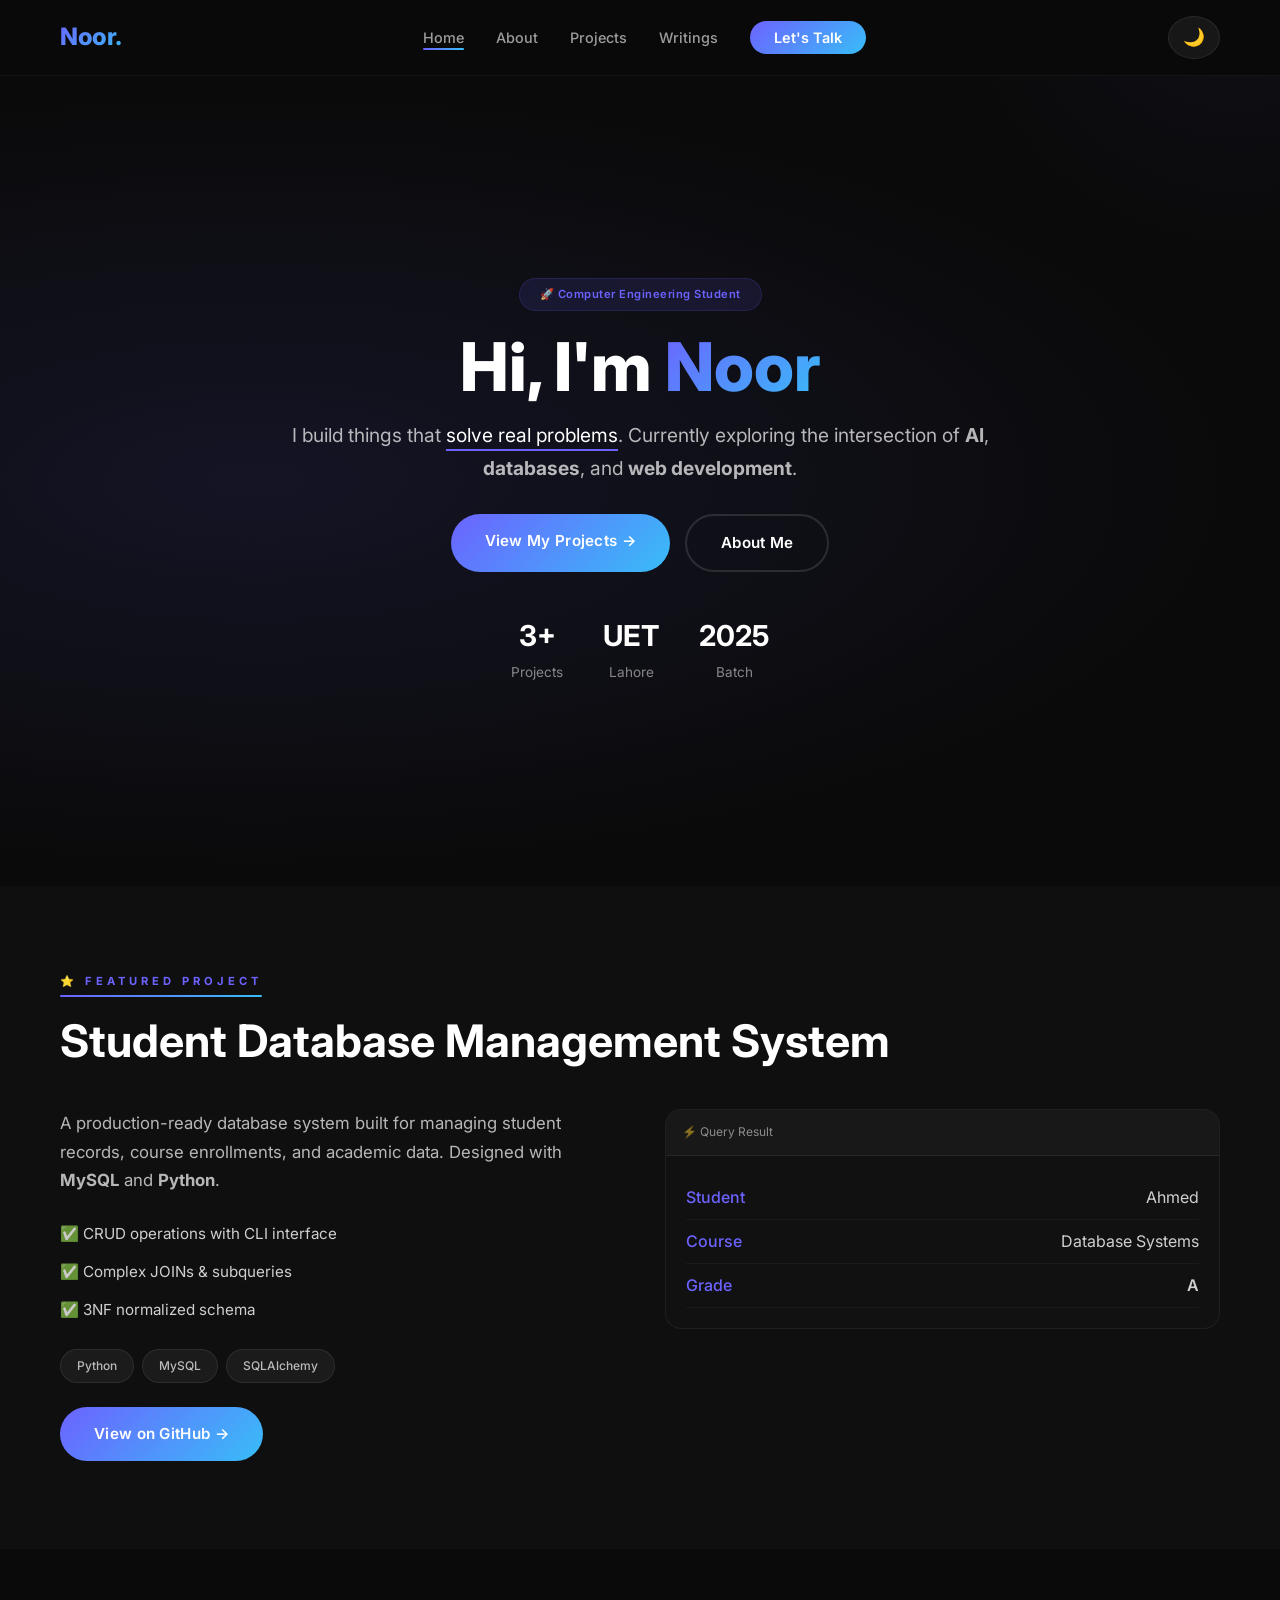
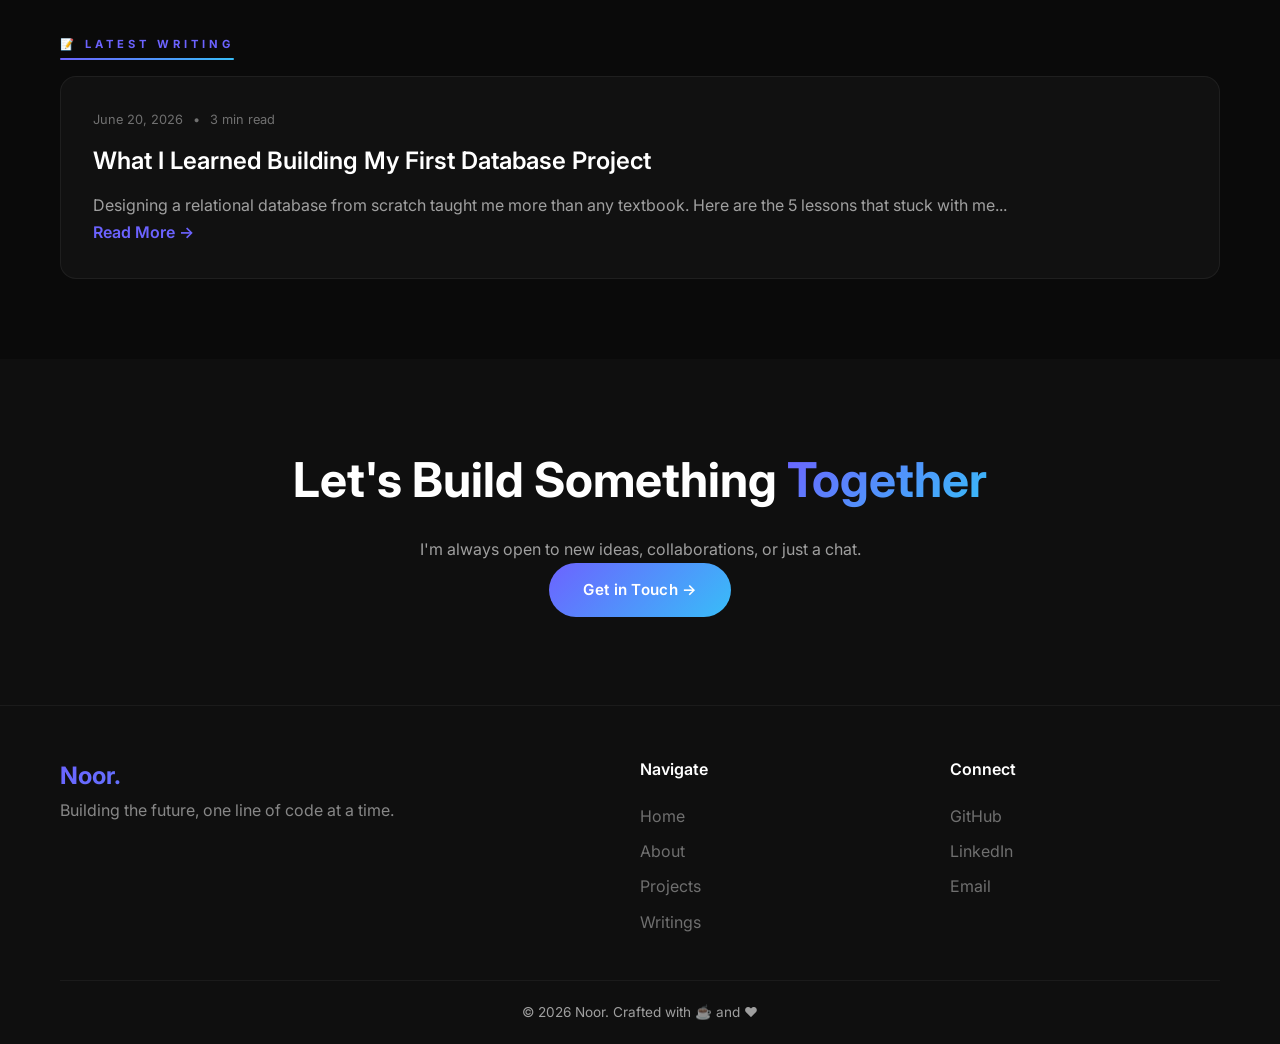
<file: index.html>
<!DOCTYPE html>
<html lang="en">
<head>
    <meta charset="UTF-8" />
    <meta name="viewport" content="width=device-width, initial-scale=1.0" />

    <title>Noor | Portfolio</title>

    <!-- SEO -->
    <meta name="description" content="Portfolio and blog of Noor, Computer Engineering student at UET Faisalabad Campus." />
    <meta name="keywords" content="Noor, Computer Engineering, UET Faisalabad, Programming, Database Systems, Portfolio" />
    <meta name="author" content="Noor" />

    <!-- Open Graph -->
    <meta property="og:title" content="Noor | Portfolio" />
    <meta property="og:description" content="Computer Engineering student portfolio and blog" />
    <meta property="og:type" content="website" />

    <!-- Google Font -->
    <link href="https://fonts.googleapis.com/css2?family=Inter:wght@300;400;600;700;800&display=swap" rel="stylesheet" />

    <link rel="stylesheet" href="style.css" />
</head>

<body class="dark-mode">

    <!-- NAVBAR -->
    <nav class="navbar">
        <div class="logo">Noor.</div>
        <ul class="nav-links">
            <li><a href="index.html" class="active">Home</a></li>
            <li><a href="about.html">About</a></li>
            <li><a href="projects.html">Projects</a></li>
            <li><a href="blog.html">Writings</a></li>
            <li><a href="contact.html" class="nav-cta">Let's Talk</a></li>
        </ul>
        <div style="display: flex; align-items: center; gap: 12px;">
            <button id="theme-toggle" aria-label="Toggle theme">🌙</button>
            <button class="hamburger" aria-label="Toggle menu">☰</button>
        </div>
    </nav>

    <!-- HERO SECTION -->
    <section class="hero">
        <div class="hero-container" style="grid-template-columns: 1fr; text-align: center; max-width: 800px;">
            <div class="hero-text">
                <span class="badge">🚀 Computer Engineering Student</span>
                <h1>Hi, I'm <span class="gradient-text">Noor</span></h1>
                <p class="subtitle" style="max-width: 100%;">
                    I build things that <span class="highlight">solve real problems</span>.
                    Currently exploring the intersection of <strong>AI</strong>,
                    <strong>databases</strong>, and <strong>web development</strong>.
                </p>
                <div class="hero-buttons" style="justify-content: center;">
                    <a href="projects.html" class="btn-primary"><span>View My Projects →</span></a>
                    <a href="about.html" class="btn-secondary"><span>About Me</span></a>
                </div>
                <div class="stats" style="justify-content: center;">
                    <div><span>3+</span> Projects</div>
                    <div><span>UET</span> Lahore</div>
                    <div><span>2025</span> Batch</div>
                </div>
            </div>
        </div>
    </section>

    <!-- FEATURED PROJECT -->
    <section class="featured">
        <div class="container">
            <span class="section-label">⭐ Featured Project</span>
            <h2>Student Database Management System</h2>
            <div class="featured-grid">
                <div class="featured-content">
                    <p>
                        A production-ready database system built for managing student records,
                        course enrollments, and academic data. Designed with <strong>MySQL</strong>
                        and <strong>Python</strong>.
                    </p>
                    <ul class="feature-list">
                        <li>✅ CRUD operations with CLI interface</li>
                        <li>✅ Complex JOINs & subqueries</li>
                        <li>✅ 3NF normalized schema</li>
                    </ul>
                    <div class="tech-stack">
                        <span>Python</span>
                        <span>MySQL</span>
                        <span>SQLAlchemy</span>
                    </div>
                    <a href="projects.html" class="btn-primary"><span>View on GitHub →</span></a>
                </div>
                <div class="featured-preview">
                    <div class="mockup">
                        <div class="mockup-header">
                            <span>⚡ Query Result</span>
                        </div>
                        <div class="mockup-body">
                            <div class="row">
                                <span class="key">Student</span>
                                <span class="value">Ahmed</span>
                            </div>
                            <div class="row">
                                <span class="key">Course</span>
                                <span class="value">Database Systems</span>
                            </div>
                            <div class="row">
                                <span class="key">Grade</span>
                                <span class="value highlight">A</span>
                            </div>
                        </div>
                    </div>
                </div>
            </div>
        </div>
    </section>

    <!-- BLOG PREVIEW -->
    <section class="blog-preview">
        <div class="container">
            <span class="section-label">📝 Latest Writing</span>
            <div class="blog-card">
                <div class="blog-meta">
                    <span>June 20, 2026</span>
                    <span>•</span>
                    <span>3 min read</span>
                </div>
                <h3>What I Learned Building My First Database Project</h3>
                <p>
                    Designing a relational database from scratch taught me more than any textbook.
                    Here are the 5 lessons that stuck with me...
                </p>
                <a href="blog.html" class="read-link">Read More →</a>
            </div>
        </div>
    </section>

    <!-- CTA SECTION -->
    <section class="cta">
        <div class="container">
            <h2>Let's Build Something <span class="gradient-text">Together</span></h2>
            <p>I'm always open to new ideas, collaborations, or just a chat.</p>
            <a href="contact.html" class="btn-primary"><span>Get in Touch →</span></a>
        </div>
    </section>

    <!-- FOOTER -->
    <footer>
        <div class="container">
            <div class="footer-grid">
                <div>
                    <h3>Noor.</h3>
                    <p>Building the future, one line of code at a time.</p>
                </div>
                <div>
                    <h4>Navigate</h4>
                    <a href="index.html">Home</a>
                    <a href="about.html">About</a>
                    <a href="projects.html">Projects</a>
                    <a href="blog.html">Writings</a>
                </div>
                <div>
                    <h4>Connect</h4>
                    <a href="https://github.com/Noor-Fatima.github.io" target="_blank">GitHub</a>
                    <a href="#">LinkedIn</a>
                    <a href="mailto:noofatima45@gmail.com">Email</a>
                </div>
            </div>
            <div class="footer-bottom">
                <p>© 2026 Noor. Crafted with ☕ and ❤️</p>
            </div>
        </div>
    </footer>

    <!-- Theme Toggle & Mobile Menu -->
    <script>
        // Theme Toggle
        const themeToggle = document.getElementById('theme-toggle');
        const body = document.body;

        themeToggle.addEventListener('click', () => {
            if (body.classList.contains('dark-mode')) {
                body.classList.remove('dark-mode');
                body.classList.add('light-mode');
                themeToggle.textContent = '☀️';
            } else {
                body.classList.remove('light-mode');
                body.classList.add('dark-mode');
                themeToggle.textContent = '🌙';
            }
        });

        // Mobile Menu Toggle
        const hamburger = document.querySelector('.hamburger');
        const navLinks = document.querySelector('.nav-links');

        hamburger.addEventListener('click', () => {
            navLinks.classList.toggle('open');
        });
    </script>

</body>
</html>
</file>
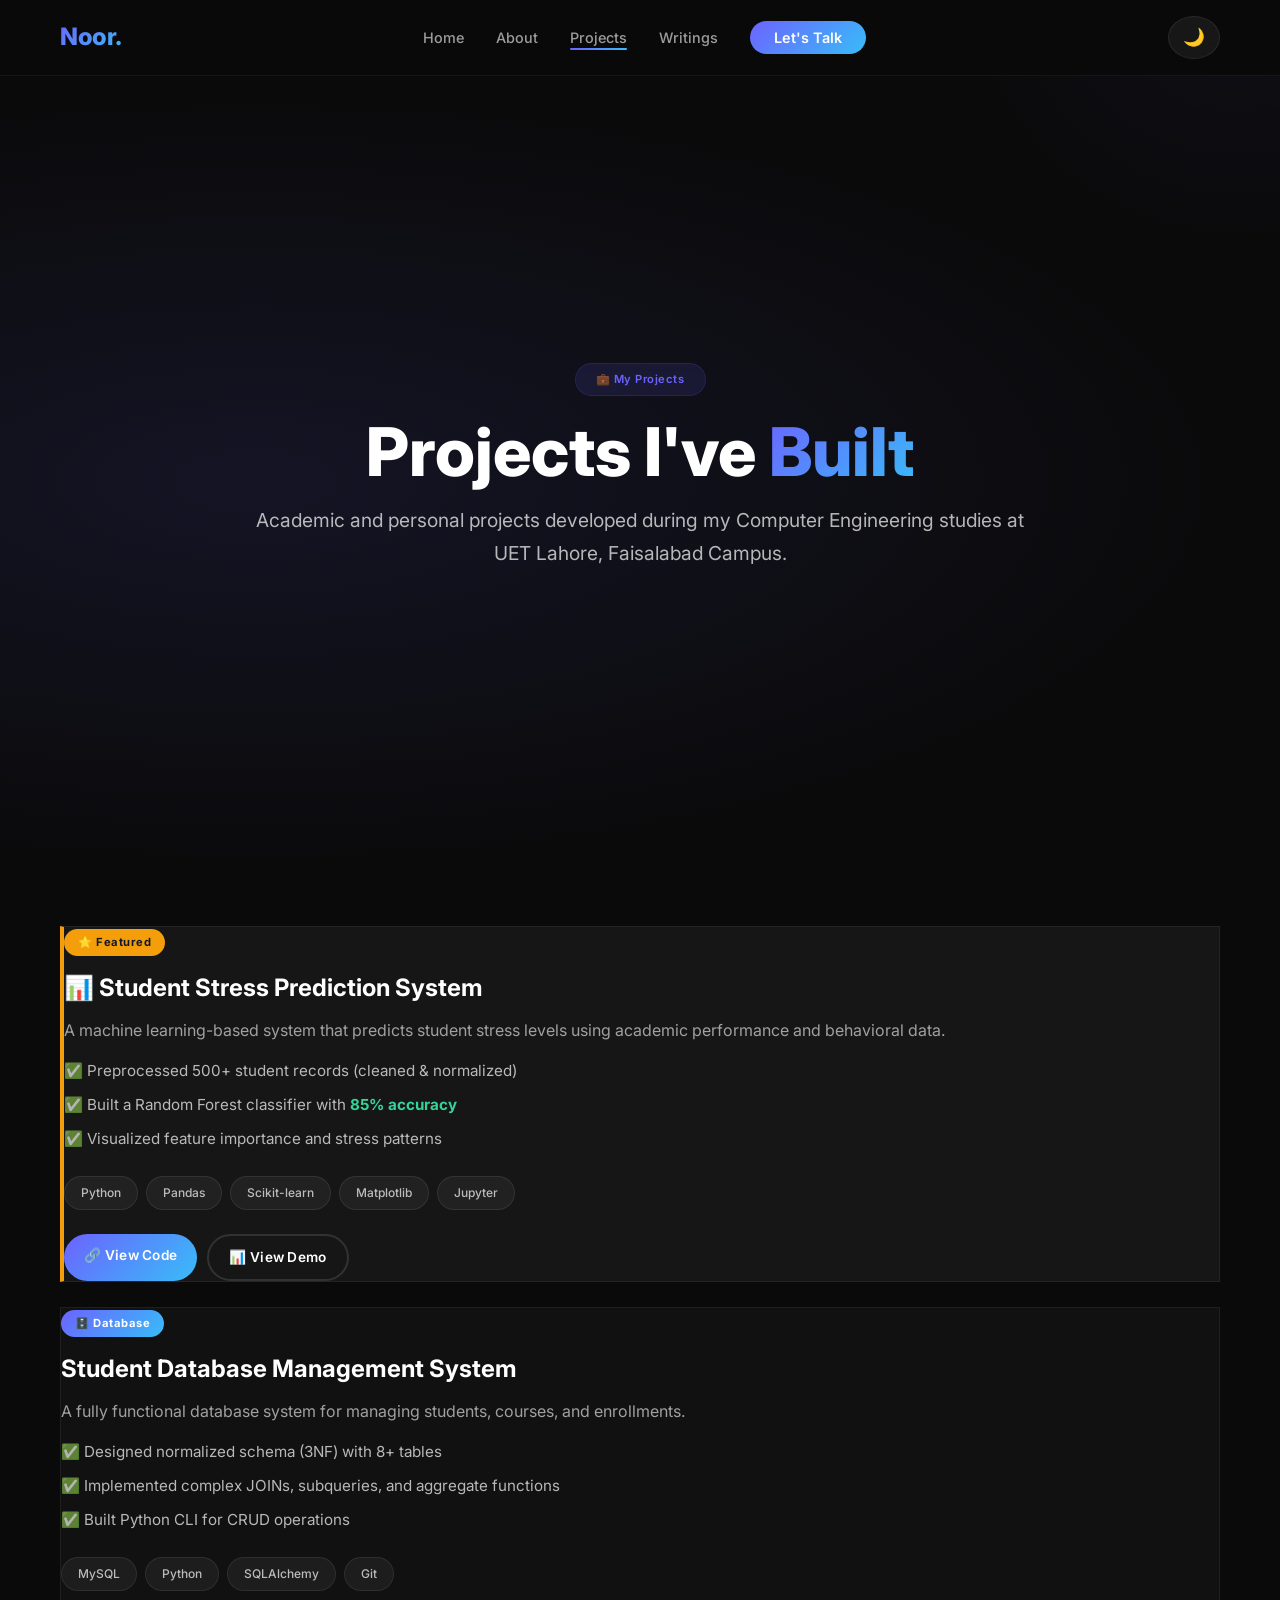
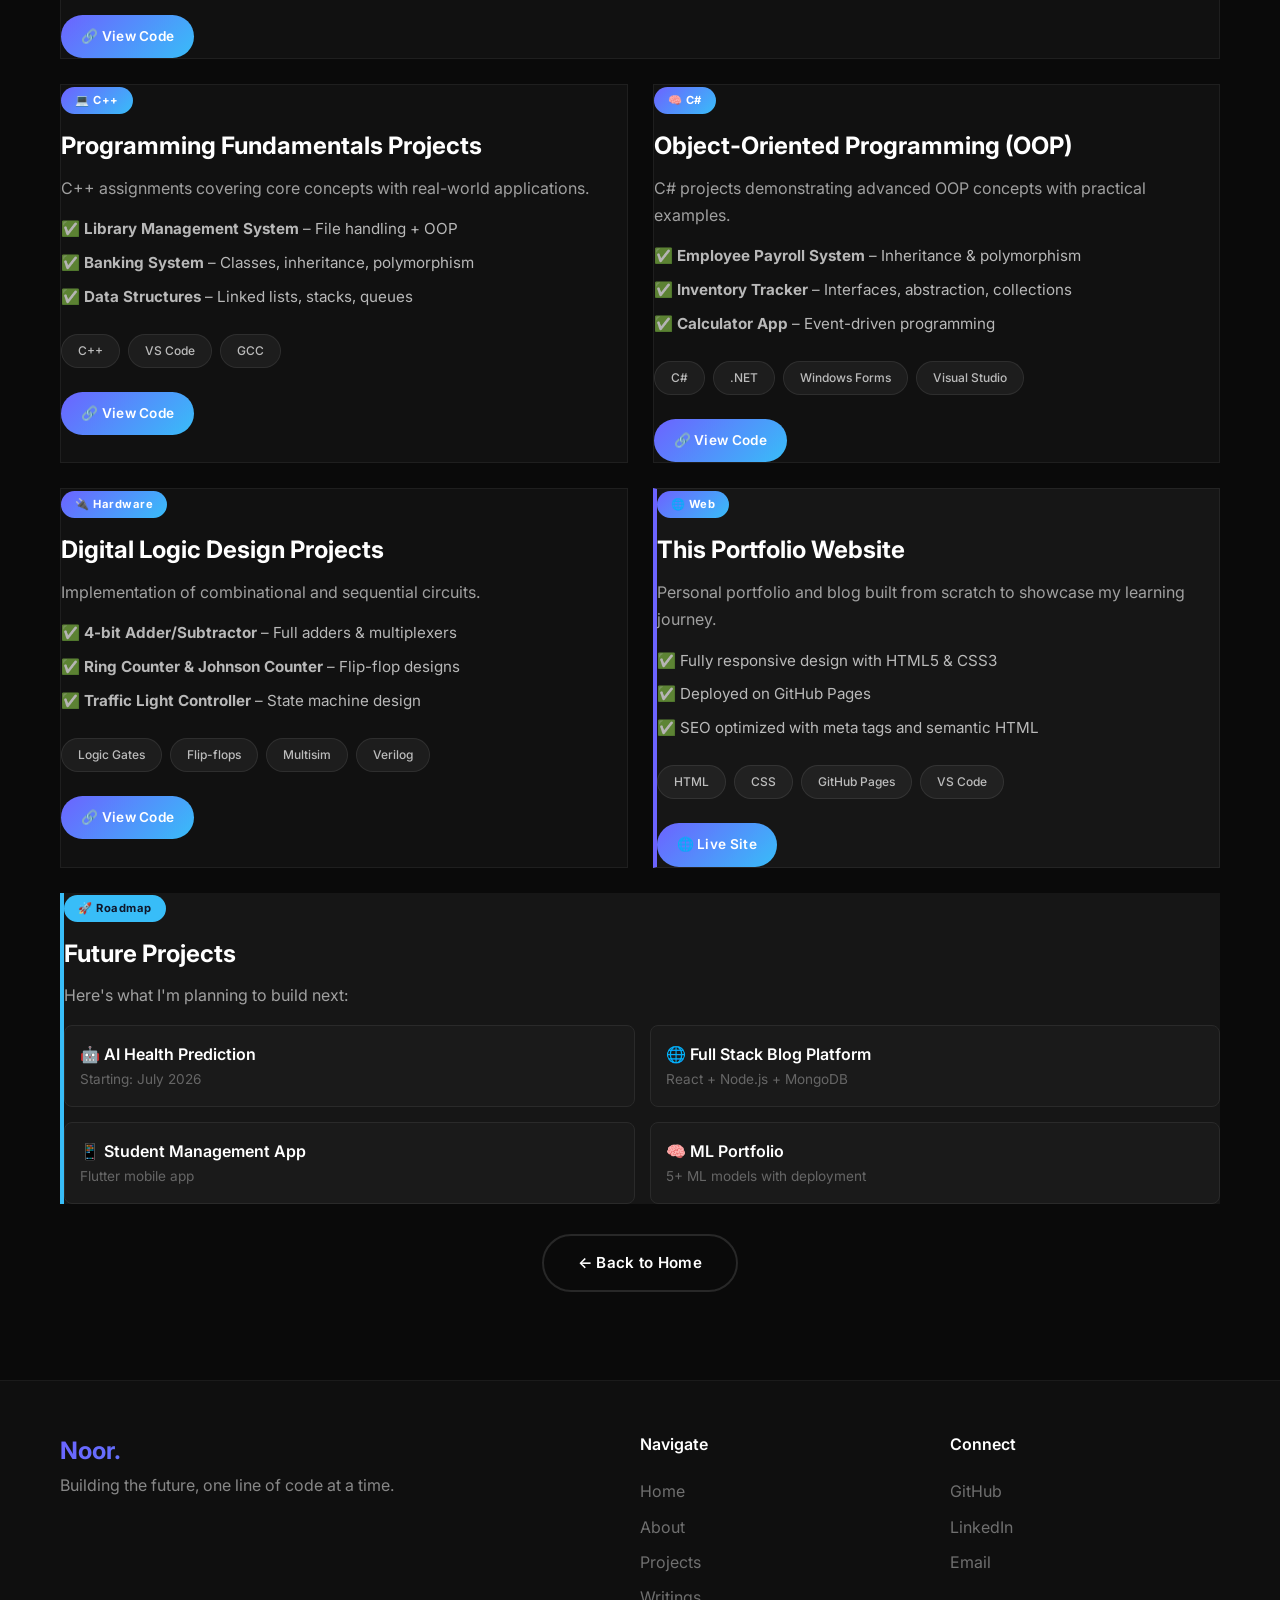
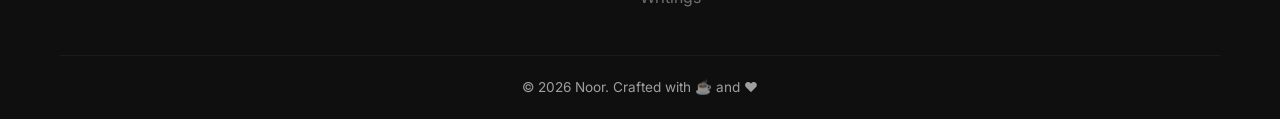
<file: about.html>
<!DOCTYPE html>
<html lang="en">
<head>
    <meta charset="UTF-8" />
    <meta name="viewport" content="width=device-width, initial-scale=1.0" />

    <title>Projects | Noor</title>

    <!-- SEO -->
    <meta name="description" content="Projects by Noor, Computer Engineering student at UET Faisalabad Campus." />
    <meta name="keywords" content="Noor, Computer Engineering, UET Faisalabad, Projects, Portfolio" />
    <meta name="author" content="Noor" />

    <!-- Open Graph -->
    <meta property="og:title" content="Projects | Noor" />
    <meta property="og:description" content="Computer Engineering student portfolio and projects" />
    <meta property="og:type" content="website" />

    <!-- Google Font -->
    <link href="https://fonts.googleapis.com/css2?family=Inter:wght@300;400;600;700;800&display=swap" rel="stylesheet" />

    <link rel="stylesheet" href="style.css" />
</head>

<body class="dark-mode">

    <!-- NAVBAR -->
    <nav class="navbar">
        <div class="logo">Noor.</div>
        <ul class="nav-links">
            <li><a href="index.html">Home</a></li>
            <li><a href="about.html">About</a></li>
            <li><a href="projects.html" class="active">Projects</a></li>
            <li><a href="blog.html">Writings</a></li>
            <li><a href="contact.html" class="nav-cta">Let's Talk</a></li>
        </ul>
        <div style="display: flex; align-items: center; gap: 12px;">
            <button id="theme-toggle" aria-label="Toggle theme">🌙</button>
            <button class="hamburger" aria-label="Toggle menu">☰</button>
        </div>
    </nav>

    <!-- PROJECTS HERO -->
    <section class="hero">
        <div class="hero-container" style="grid-template-columns: 1fr; text-align: center; max-width: 800px;">
            <div class="hero-text">
                <span class="badge">💼 My Projects</span>
                <h1>Projects I've <span class="gradient-text">Built</span></h1>
                <p class="subtitle" style="max-width: 100%;">
                    Academic and personal projects developed during my
                    Computer Engineering studies at UET Lahore, Faisalabad Campus.
                </p>
            </div>
        </div>
    </section>

    <!-- PROJECTS GRID -->
    <section style="padding: 40px 0 80px;">
        <div class="container">

            <!-- Project 1 - Featured -->
            <div class="card project-card highlight" style="margin-bottom: 25px; border-left: 4px solid #f59e0b;">
                <span class="project-tag" style="background: #f59e0b; color: #0f172a;">⭐ Featured</span>
                <h2>📊 Student Stress Prediction System</h2>
                <p style="color: var(--text-secondary, #a0a0a0); margin: 8px 0;">
                    A machine learning-based system that predicts student stress levels
                    using academic performance and behavioral data.
                </p>
                <ul class="feature-list">
                    <li>✅ Preprocessed 500+ student records (cleaned & normalized)</li>
                    <li>✅ Built a Random Forest classifier with <strong style="color: #34d399;">85% accuracy</strong></li>
                    <li>✅ Visualized feature importance and stress patterns</li>
                </ul>
                <div class="tech-stack">
                    <span>Python</span>
                    <span>Pandas</span>
                    <span>Scikit-learn</span>
                    <span>Matplotlib</span>
                    <span>Jupyter</span>
                </div>
                <div class="project-links">
                    <a href="#" class="btn-primary" style="padding: 10px 20px; font-size: 0.85rem;"><span>🔗 View Code</span></a>
                    <a href="#" class="btn-secondary" style="padding: 10px 20px; font-size: 0.85rem;"><span>📊 View Demo</span></a>
                </div>
            </div>

            <!-- Project 2 -->
            <div class="card project-card" style="margin-bottom: 25px;">
                <span class="project-tag">🗄️ Database</span>
                <h2>Student Database Management System</h2>
                <p style="color: var(--text-secondary, #a0a0a0); margin: 8px 0;">
                    A fully functional database system for managing students, courses, and enrollments.
                </p>
                <ul class="feature-list">
                    <li>✅ Designed normalized schema (3NF) with 8+ tables</li>
                    <li>✅ Implemented complex JOINs, subqueries, and aggregate functions</li>
                    <li>✅ Built Python CLI for CRUD operations</li>
                </ul>
                <div class="tech-stack">
                    <span>MySQL</span>
                    <span>Python</span>
                    <span>SQLAlchemy</span>
                    <span>Git</span>
                </div>
                <div class="project-links">
                    <a href="#" class="btn-primary" style="padding: 10px 20px; font-size: 0.85rem;"><span>🔗 View Code</span></a>
                </div>
            </div>

            <!-- Projects Grid (2 columns) -->
            <div style="display: grid; grid-template-columns: 1fr 1fr; gap: 25px;">

                <!-- Project 3 -->
                <div class="card project-card">
                    <span class="project-tag">💻 C++</span>
                    <h2>Programming Fundamentals Projects</h2>
                    <p style="color: var(--text-secondary, #a0a0a0); margin: 8px 0;">
                        C++ assignments covering core concepts with real-world applications.
                    </p>
                    <ul class="feature-list">
                        <li>✅ <strong>Library Management System</strong> – File handling + OOP</li>
                        <li>✅ <strong>Banking System</strong> – Classes, inheritance, polymorphism</li>
                        <li>✅ <strong>Data Structures</strong> – Linked lists, stacks, queues</li>
                    </ul>
                    <div class="tech-stack">
                        <span>C++</span>
                        <span>VS Code</span>
                        <span>GCC</span>
                    </div>
                    <div class="project-links">
                        <a href="#" class="btn-primary" style="padding: 10px 20px; font-size: 0.85rem;"><span>🔗 View Code</span></a>
                    </div>
                </div>

                <!-- Project 4 -->
                <div class="card project-card">
                    <span class="project-tag">🧠 C#</span>
                    <h2>Object-Oriented Programming (OOP)</h2>
                    <p style="color: var(--text-secondary, #a0a0a0); margin: 8px 0;">
                        C# projects demonstrating advanced OOP concepts with practical examples.
                    </p>
                    <ul class="feature-list">
                        <li>✅ <strong>Employee Payroll System</strong> – Inheritance & polymorphism</li>
                        <li>✅ <strong>Inventory Tracker</strong> – Interfaces, abstraction, collections</li>
                        <li>✅ <strong>Calculator App</strong> – Event-driven programming</li>
                    </ul>
                    <div class="tech-stack">
                        <span>C#</span>
                        <span>.NET</span>
                        <span>Windows Forms</span>
                        <span>Visual Studio</span>
                    </div>
                    <div class="project-links">
                        <a href="#" class="btn-primary" style="padding: 10px 20px; font-size: 0.85rem;"><span>🔗 View Code</span></a>
                    </div>
                </div>

                <!-- Project 5 -->
                <div class="card project-card">
                    <span class="project-tag">🔌 Hardware</span>
                    <h2>Digital Logic Design Projects</h2>
                    <p style="color: var(--text-secondary, #a0a0a0); margin: 8px 0;">
                        Implementation of combinational and sequential circuits.
                    </p>
                    <ul class="feature-list">
                        <li>✅ <strong>4-bit Adder/Subtractor</strong> – Full adders & multiplexers</li>
                        <li>✅ <strong>Ring Counter & Johnson Counter</strong> – Flip-flop designs</li>
                        <li>✅ <strong>Traffic Light Controller</strong> – State machine design</li>
                    </ul>
                    <div class="tech-stack">
                        <span>Logic Gates</span>
                        <span>Flip-flops</span>
                        <span>Multisim</span>
                        <span>Verilog</span>
                    </div>
                    <div class="project-links">
                        <a href="#" class="btn-primary" style="padding: 10px 20px; font-size: 0.85rem;"><span>🔗 View Code</span></a>
                    </div>
                </div>

                <!-- Project 6 -->
                <div class="card project-card highlight" style="border-left: 4px solid #6C63FF;">
                    <span class="project-tag">🌐 Web</span>
                    <h2>This Portfolio Website</h2>
                    <p style="color: var(--text-secondary, #a0a0a0); margin: 8px 0;">
                        Personal portfolio and blog built from scratch to showcase my learning journey.
                    </p>
                    <ul class="feature-list">
                        <li>✅ Fully responsive design with HTML5 & CSS3</li>
                        <li>✅ Deployed on GitHub Pages</li>
                        <li>✅ SEO optimized with meta tags and semantic HTML</li>
                    </ul>
                    <div class="tech-stack">
                        <span>HTML</span>
                        <span>CSS</span>
                        <span>GitHub Pages</span>
                        <span>VS Code</span>
                    </div>
                    <div class="project-links">
                        <a href="index.html" class="btn-primary" style="padding: 10px 20px; font-size: 0.85rem;"><span>🌐 Live Site</span></a>
                    </div>
                </div>

            </div>

            <!-- Future Projects -->
            <div class="card highlight" style="margin-top: 25px; border-left: 4px solid #38bdf8;">
                <span class="project-tag" style="background: #38bdf8; color: #0f172a;">🚀 Roadmap</span>
                <h2>Future Projects</h2>
                <p style="color: var(--text-secondary, #a0a0a0); margin: 8px 0;">
                    Here's what I'm planning to build next:
                </p>
                <div style="display: grid; grid-template-columns: 1fr 1fr; gap: 15px; margin-top: 15px;">
                    <div style="background: var(--card-bg, #1a1a1a); padding: 15px; border-radius: 8px; border: 1px solid var(--border-color, #2a2a2a);">
                        <p style="color: #fff; font-weight: 600;">🤖 AI Health Prediction</p>
                        <p style="color: var(--text-secondary, #666); font-size: 0.85rem;">Starting: July 2026</p>
                    </div>
                    <div style="background: var(--card-bg, #1a1a1a); padding: 15px; border-radius: 8px; border: 1px solid var(--border-color, #2a2a2a);">
                        <p style="color: #fff; font-weight: 600;">🌐 Full Stack Blog Platform</p>
                        <p style="color: var(--text-secondary, #666); font-size: 0.85rem;">React + Node.js + MongoDB</p>
                    </div>
                    <div style="background: var(--card-bg, #1a1a1a); padding: 15px; border-radius: 8px; border: 1px solid var(--border-color, #2a2a2a);">
                        <p style="color: #fff; font-weight: 600;">📱 Student Management App</p>
                        <p style="color: var(--text-secondary, #666); font-size: 0.85rem;">Flutter mobile app</p>
                    </div>
                    <div style="background: var(--card-bg, #1a1a1a); padding: 15px; border-radius: 8px; border: 1px solid var(--border-color, #2a2a2a);">
                        <p style="color: #fff; font-weight: 600;">🧠 ML Portfolio</p>
                        <p style="color: var(--text-secondary, #666); font-size: 0.85rem;">5+ ML models with deployment</p>
                    </div>
                </div>
            </div>

            <!-- Back to Home -->
            <div style="text-align: center; margin-top: 30px;">
                <a href="index.html" class="btn-secondary"><span>← Back to Home</span></a>
            </div>

        </div>
    </section>

    <!-- FOOTER -->
    <footer>
        <div class="container">
            <div class="footer-grid">
                <div>
                    <h3>Noor.</h3>
                    <p>Building the future, one line of code at a time.</p>
                </div>
                <div>
                    <h4>Navigate</h4>
                    <a href="index.html">Home</a>
                    <a href="about.html">About</a>
                    <a href="projects.html">Projects</a>
                    <a href="blog.html">Writings</a>
                </div>
                <div>
                    <h4>Connect</h4>
                    <a href="https://github.com/Noor-Fatima.github.io" target="_blank">GitHub</a>
                    <a href="#">LinkedIn</a>
                    <a href="mailto:noofatima45@gmail.com">Email</a>
                </div>
            </div>
            <div class="footer-bottom">
                <p>© 2026 Noor. Crafted with ☕ and ❤️</p>
            </div>
        </div>
    </footer>

    <!-- Theme Toggle & Mobile Menu -->
    <script>
        const themeToggle = document.getElementById('theme-toggle');
        const body = document.body;

        themeToggle.addEventListener('click', () => {
            if (body.classList.contains('dark-mode')) {
                body.classList.remove('dark-mode');
                body.classList.add('light-mode');
                themeToggle.textContent = '☀️';
            } else {
                body.classList.remove('light-mode');
                body.classList.add('dark-mode');
                themeToggle.textContent = '🌙';
            }
        });

        const hamburger = document.querySelector('.hamburger');
        const navLinks = document.querySelector('.nav-links');

        hamburger.addEventListener('click', () => {
            navLinks.classList.toggle('open');
        });
    </script>

</body>
</html>
</file>
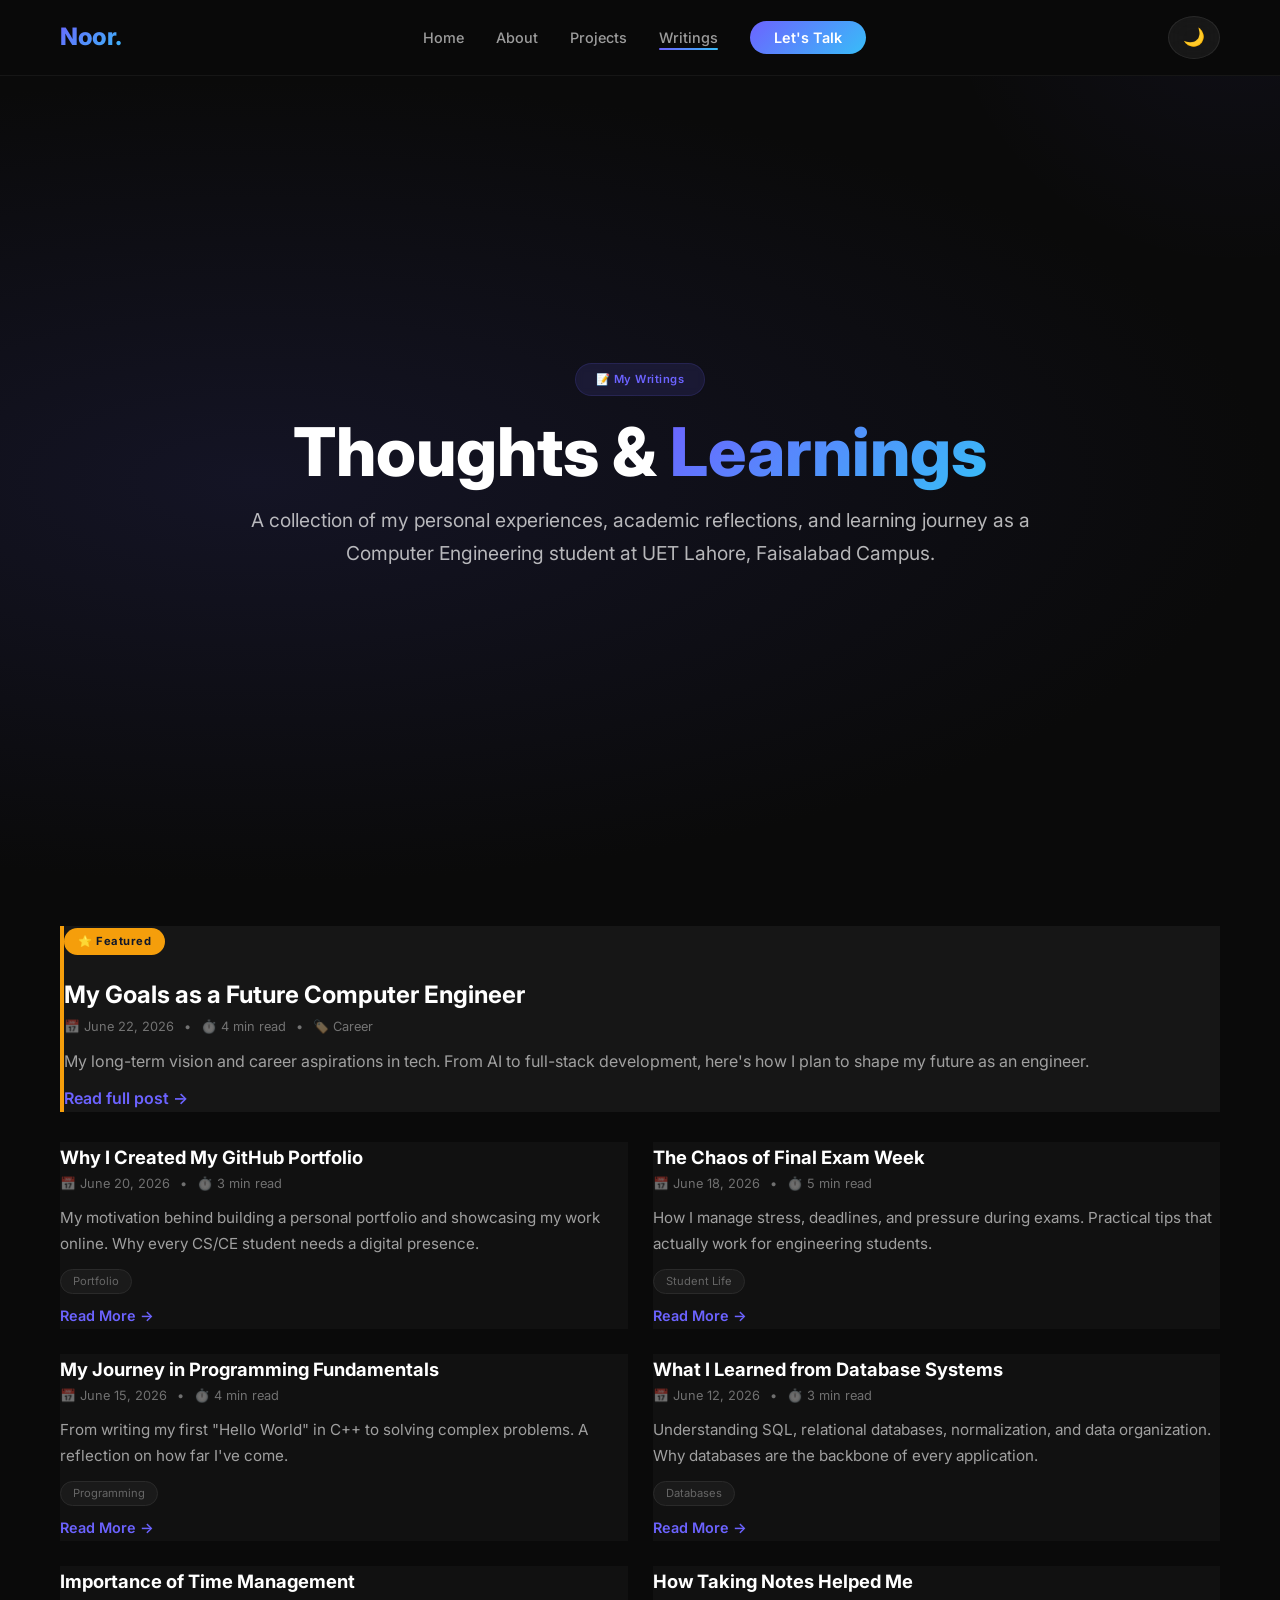
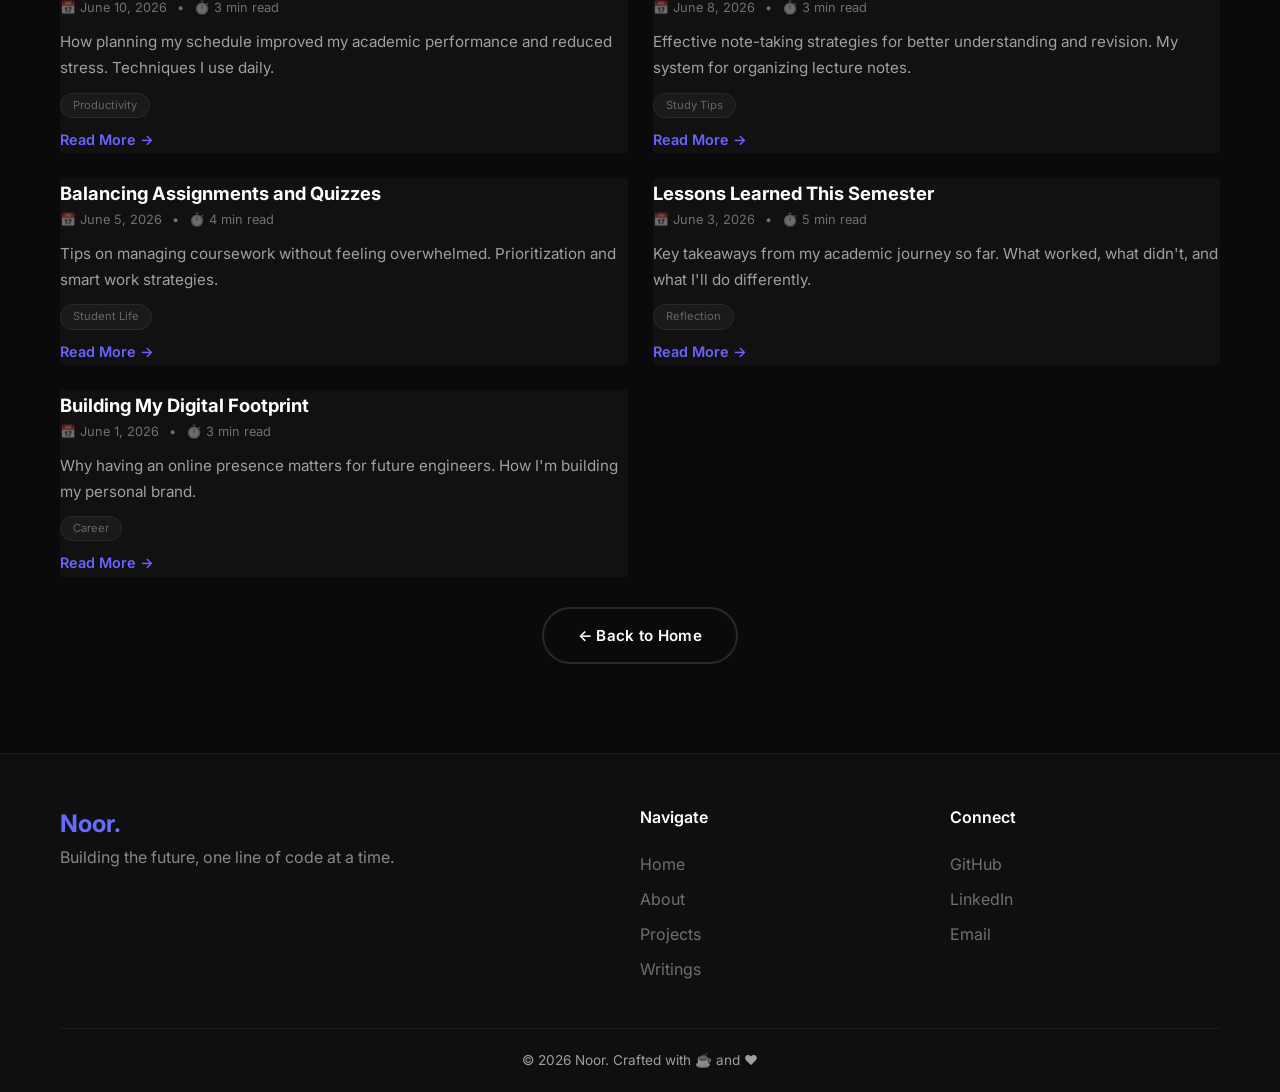
<file: blog.html>
<!DOCTYPE html>
<html lang="en">
<head>
    <meta charset="UTF-8" />
    <meta name="viewport" content="width=device-width, initial-scale=1.0" />

    <title>Blog | Noor</title>

    <!-- SEO -->
    <meta name="description" content="Blog posts by Noor, Computer Engineering student at UET Faisalabad Campus." />
    <meta name="keywords" content="Noor, Computer Engineering, UET Faisalabad, Blog, Portfolio" />
    <meta name="author" content="Noor" />

    <!-- Open Graph -->
    <meta property="og:title" content="Blog | Noor" />
    <meta property="og:description" content="Computer Engineering student blog and writings" />
    <meta property="og:type" content="website" />

    <!-- Google Font -->
    <link href="https://fonts.googleapis.com/css2?family=Inter:wght@300;400;600;700;800&display=swap" rel="stylesheet" />

    <link rel="stylesheet" href="style.css" />
</head>

<body class="dark-mode">

    <!-- NAVBAR -->
    <nav class="navbar">
        <div class="logo">Noor.</div>
        <ul class="nav-links">
            <li><a href="index.html">Home</a></li>
            <li><a href="about.html">About</a></li>
            <li><a href="projects.html">Projects</a></li>
            <li><a href="blog.html" class="active">Writings</a></li>
            <li><a href="contact.html" class="nav-cta">Let's Talk</a></li>
        </ul>
        <div style="display: flex; align-items: center; gap: 12px;">
            <button id="theme-toggle" aria-label="Toggle theme">🌙</button>
            <button class="hamburger" aria-label="Toggle menu">☰</button>
        </div>
    </nav>

    <!-- BLOG HERO -->
    <section class="hero">
        <div class="hero-container" style="grid-template-columns: 1fr; text-align: center; max-width: 800px;">
            <div class="hero-text">
                <span class="badge">📝 My Writings</span>
                <h1>Thoughts & <span class="gradient-text">Learnings</span></h1>
                <p class="subtitle" style="max-width: 100%;">
                    A collection of my personal experiences, academic reflections, and learning journey
                    as a Computer Engineering student at UET Lahore, Faisalabad Campus.
                </p>
            </div>
        </div>
    </section>

    <!-- BLOG POSTS -->
    <section style="padding: 40px 0 80px;">
        <div class="container">

            <!-- Featured Post -->
            <div class="card highlight" style="margin-bottom: 30px; border-left: 4px solid #f59e0b;">
                <span class="project-tag" style="background: #f59e0b; color: #0f172a;">⭐ Featured</span>
                <h2 style="margin-top: 8px;"><a href="blog/post10.html" style="color: #fff; text-decoration: none;">My Goals as a Future Computer Engineer</a></h2>
                <div class="blog-meta">
                    <span>📅 June 22, 2026</span>
                    <span>•</span>
                    <span>⏱️ 4 min read</span>
                    <span>•</span>
                    <span>🏷️ Career</span>
                </div>
                <p style="color: var(--text-secondary, #a0a0a0); margin: 10px 0;">
                    My long-term vision and career aspirations in tech. From AI to full-stack development,
                    here's how I plan to shape my future as an engineer.
                </p>
                <a href="blog/post10.html" class="read-link" style="font-weight: 600;">Read full post →</a>
            </div>

            <!-- Blog Grid (2 columns) -->
            <div style="display: grid; grid-template-columns: 1fr 1fr; gap: 25px;">

                <!-- Post 1 -->
                <div class="card">
                    <h3 style="color: #fff; font-size: 1.15rem;"><a href="blog/post1.html" style="color: #fff; text-decoration: none;">Why I Created My GitHub Portfolio</a></h3>
                    <div class="blog-meta">
                        <span>📅 June 20, 2026</span>
                        <span>•</span>
                        <span>⏱️ 3 min read</span>
                    </div>
                    <p style="color: var(--text-secondary, #a0a0a0); font-size: 0.95rem;">
                        My motivation behind building a personal portfolio and showcasing my work online.
                        Why every CS/CE student needs a digital presence.
                    </p>
                    <div style="margin-top: 12px; display: flex; gap: 8px; flex-wrap: wrap;">
                        <span style="background: var(--card-bg, #1a1a1a); padding: 2px 12px; border-radius: 50px; font-size: 0.7rem; color: #666; border: 1px solid var(--border-color, #2a2a2a);">Portfolio</span>
                    </div>
                    <a href="blog/post1.html" class="read-link" style="font-weight: 600; font-size: 0.9rem; display: inline-block; margin-top: 10px;">Read More →</a>
                </div>

                <!-- Post 2 -->
                <div class="card">
                    <h3 style="color: #fff; font-size: 1.15rem;"><a href="blog/post2.html" style="color: #fff; text-decoration: none;">The Chaos of Final Exam Week</a></h3>
                    <div class="blog-meta">
                        <span>📅 June 18, 2026</span>
                        <span>•</span>
                        <span>⏱️ 5 min read</span>
                    </div>
                    <p style="color: var(--text-secondary, #a0a0a0); font-size: 0.95rem;">
                        How I manage stress, deadlines, and pressure during exams. Practical tips that
                        actually work for engineering students.
                    </p>
                    <div style="margin-top: 12px; display: flex; gap: 8px; flex-wrap: wrap;">
                        <span style="background: var(--card-bg, #1a1a1a); padding: 2px 12px; border-radius: 50px; font-size: 0.7rem; color: #666; border: 1px solid var(--border-color, #2a2a2a);">Student Life</span>
                    </div>
                    <a href="blog/post2.html" class="read-link" style="font-weight: 600; font-size: 0.9rem; display: inline-block; margin-top: 10px;">Read More →</a>
                </div>

                <!-- Post 3 -->
                <div class="card">
                    <h3 style="color: #fff; font-size: 1.15rem;"><a href="blog/post3.html" style="color: #fff; text-decoration: none;">My Journey in Programming Fundamentals</a></h3>
                    <div class="blog-meta">
                        <span>📅 June 15, 2026</span>
                        <span>•</span>
                        <span>⏱️ 4 min read</span>
                    </div>
                    <p style="color: var(--text-secondary, #a0a0a0); font-size: 0.95rem;">
                        From writing my first "Hello World" in C++ to solving complex problems.
                        A reflection on how far I've come.
                    </p>
                    <div style="margin-top: 12px; display: flex; gap: 8px; flex-wrap: wrap;">
                        <span style="background: var(--card-bg, #1a1a1a); padding: 2px 12px; border-radius: 50px; font-size: 0.7rem; color: #666; border: 1px solid var(--border-color, #2a2a2a);">Programming</span>
                    </div>
                    <a href="blog/post3.html" class="read-link" style="font-weight: 600; font-size: 0.9rem; display: inline-block; margin-top: 10px;">Read More →</a>
                </div>

                <!-- Post 4 -->
                <div class="card">
                    <h3 style="color: #fff; font-size: 1.15rem;"><a href="blog/post4.html" style="color: #fff; text-decoration: none;">What I Learned from Database Systems</a></h3>
                    <div class="blog-meta">
                        <span>📅 June 12, 2026</span>
                        <span>•</span>
                        <span>⏱️ 3 min read</span>
                    </div>
                    <p style="color: var(--text-secondary, #a0a0a0); font-size: 0.95rem;">
                        Understanding SQL, relational databases, normalization, and data organization.
                        Why databases are the backbone of every application.
                    </p>
                    <div style="margin-top: 12px; display: flex; gap: 8px; flex-wrap: wrap;">
                        <span style="background: var(--card-bg, #1a1a1a); padding: 2px 12px; border-radius: 50px; font-size: 0.7rem; color: #666; border: 1px solid var(--border-color, #2a2a2a);">Databases</span>
                    </div>
                    <a href="blog/post4.html" class="read-link" style="font-weight: 600; font-size: 0.9rem; display: inline-block; margin-top: 10px;">Read More →</a>
                </div>

                <!-- Post 5 -->
                <div class="card">
                    <h3 style="color: #fff; font-size: 1.15rem;"><a href="blog/post5.html" style="color: #fff; text-decoration: none;">Importance of Time Management</a></h3>
                    <div class="blog-meta">
                        <span>📅 June 10, 2026</span>
                        <span>•</span>
                        <span>⏱️ 3 min read</span>
                    </div>
                    <p style="color: var(--text-secondary, #a0a0a0); font-size: 0.95rem;">
                        How planning my schedule improved my academic performance and reduced stress.
                        Techniques I use daily.
                    </p>
                    <div style="margin-top: 12px; display: flex; gap: 8px; flex-wrap: wrap;">
                        <span style="background: var(--card-bg, #1a1a1a); padding: 2px 12px; border-radius: 50px; font-size: 0.7rem; color: #666; border: 1px solid var(--border-color, #2a2a2a);">Productivity</span>
                    </div>
                    <a href="blog/post5.html" class="read-link" style="font-weight: 600; font-size: 0.9rem; display: inline-block; margin-top: 10px;">Read More →</a>
                </div>

                <!-- Post 6 -->
                <div class="card">
                    <h3 style="color: #fff; font-size: 1.15rem;"><a href="blog/post6.html" style="color: #fff; text-decoration: none;">How Taking Notes Helped Me</a></h3>
                    <div class="blog-meta">
                        <span>📅 June 8, 2026</span>
                        <span>•</span>
                        <span>⏱️ 3 min read</span>
                    </div>
                    <p style="color: var(--text-secondary, #a0a0a0); font-size: 0.95rem;">
                        Effective note-taking strategies for better understanding and revision.
                        My system for organizing lecture notes.
                    </p>
                    <div style="margin-top: 12px; display: flex; gap: 8px; flex-wrap: wrap;">
                        <span style="background: var(--card-bg, #1a1a1a); padding: 2px 12px; border-radius: 50px; font-size: 0.7rem; color: #666; border: 1px solid var(--border-color, #2a2a2a);">Study Tips</span>
                    </div>
                    <a href="blog/post6.html" class="read-link" style="font-weight: 600; font-size: 0.9rem; display: inline-block; margin-top: 10px;">Read More →</a>
                </div>

                <!-- Post 7 -->
                <div class="card">
                    <h3 style="color: #fff; font-size: 1.15rem;"><a href="blog/post7.html" style="color: #fff; text-decoration: none;">Balancing Assignments and Quizzes</a></h3>
                    <div class="blog-meta">
                        <span>📅 June 5, 2026</span>
                        <span>•</span>
                        <span>⏱️ 4 min read</span>
                    </div>
                    <p style="color: var(--text-secondary, #a0a0a0); font-size: 0.95rem;">
                        Tips on managing coursework without feeling overwhelmed. Prioritization and
                        smart work strategies.
                    </p>
                    <div style="margin-top: 12px; display: flex; gap: 8px; flex-wrap: wrap;">
                        <span style="background: var(--card-bg, #1a1a1a); padding: 2px 12px; border-radius: 50px; font-size: 0.7rem; color: #666; border: 1px solid var(--border-color, #2a2a2a);">Student Life</span>
                    </div>
                    <a href="blog/post7.html" class="read-link" style="font-weight: 600; font-size: 0.9rem; display: inline-block; margin-top: 10px;">Read More →</a>
                </div>

                <!-- Post 8 -->
                <div class="card">
                    <h3 style="color: #fff; font-size: 1.15rem;"><a href="blog/post8.html" style="color: #fff; text-decoration: none;">Lessons Learned This Semester</a></h3>
                    <div class="blog-meta">
                        <span>📅 June 3, 2026</span>
                        <span>•</span>
                        <span>⏱️ 5 min read</span>
                    </div>
                    <p style="color: var(--text-secondary, #a0a0a0); font-size: 0.95rem;">
                        Key takeaways from my academic journey so far. What worked, what didn't,
                        and what I'll do differently.
                    </p>
                    <div style="margin-top: 12px; display: flex; gap: 8px; flex-wrap: wrap;">
                        <span style="background: var(--card-bg, #1a1a1a); padding: 2px 12px; border-radius: 50px; font-size: 0.7rem; color: #666; border: 1px solid var(--border-color, #2a2a2a);">Reflection</span>
                    </div>
                    <a href="blog/post8.html" class="read-link" style="font-weight: 600; font-size: 0.9rem; display: inline-block; margin-top: 10px;">Read More →</a>
                </div>

                <!-- Post 9 -->
                <div class="card">
                    <h3 style="color: #fff; font-size: 1.15rem;"><a href="blog/post9.html" style="color: #fff; text-decoration: none;">Building My Digital Footprint</a></h3>
                    <div class="blog-meta">
                        <span>📅 June 1, 2026</span>
                        <span>•</span>
                        <span>⏱️ 3 min read</span>
                    </div>
                    <p style="color: var(--text-secondary, #a0a0a0); font-size: 0.95rem;">
                        Why having an online presence matters for future engineers. How I'm building
                        my personal brand.
                    </p>
                    <div style="margin-top: 12px; display: flex; gap: 8px; flex-wrap: wrap;">
                        <span style="background: var(--card-bg, #1a1a1a); padding: 2px 12px; border-radius: 50px; font-size: 0.7rem; color: #666; border: 1px solid var(--border-color, #2a2a2a);">Career</span>
                    </div>
                    <a href="blog/post9.html" class="read-link" style="font-weight: 600; font-size: 0.9rem; display: inline-block; margin-top: 10px;">Read More →</a>
                </div>

            </div>

            <!-- Back to Home -->
            <div style="text-align: center; margin-top: 30px;">
                <a href="index.html" class="btn-secondary"><span>← Back to Home</span></a>
            </div>

        </div>
    </section>

    <!-- FOOTER -->
    <footer>
        <div class="container">
            <div class="footer-grid">
                <div>
                    <h3>Noor.</h3>
                    <p>Building the future, one line of code at a time.</p>
                </div>
                <div>
                    <h4>Navigate</h4>
                    <a href="index.html">Home</a>
                    <a href="about.html">About</a>
                    <a href="projects.html">Projects</a>
                    <a href="blog.html">Writings</a>
                </div>
                <div>
                    <h4>Connect</h4>
                    <a href="https://github.com/Noor-Fatima.github.io" target="_blank">GitHub</a>
                    <a href="#">LinkedIn</a>
                    <a href="mailto:noofatima45@gmail.com">Email</a>
                </div>
            </div>
            <div class="footer-bottom">
                <p>© 2026 Noor. Crafted with ☕ and ❤️</p>
            </div>
        </div>
    </footer>

    <!-- Theme Toggle & Mobile Menu -->
    <script>
        const themeToggle = document.getElementById('theme-toggle');
        const body = document.body;

        themeToggle.addEventListener('click', () => {
            if (body.classList.contains('dark-mode')) {
                body.classList.remove('dark-mode');
                body.classList.add('light-mode');
                themeToggle.textContent = '☀️';
            } else {
                body.classList.remove('light-mode');
                body.classList.add('dark-mode');
                themeToggle.textContent = '🌙';
            }
        });

        const hamburger = document.querySelector('.hamburger');
        const navLinks = document.querySelector('.nav-links');

        hamburger.addEventListener('click', () => {
            navLinks.classList.toggle('open');
        });
    </script>

</body>
</html>
</file>
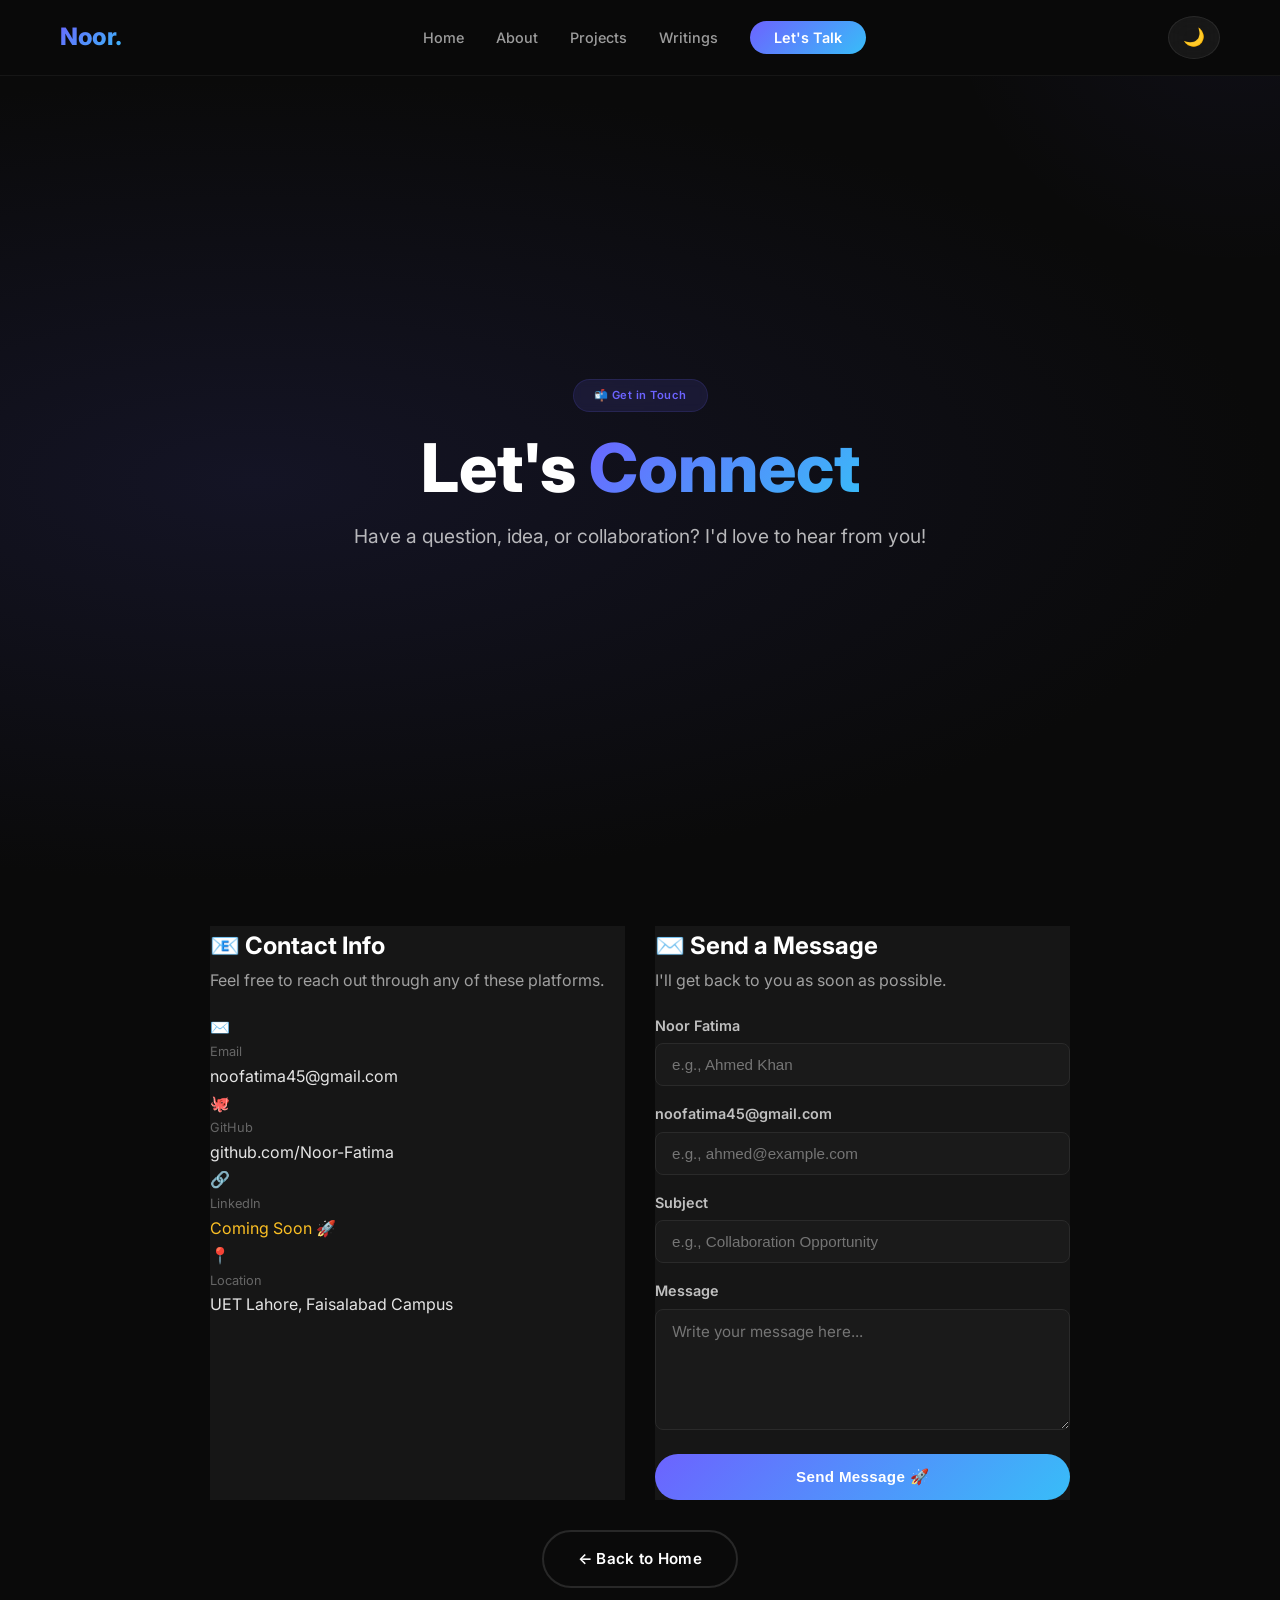
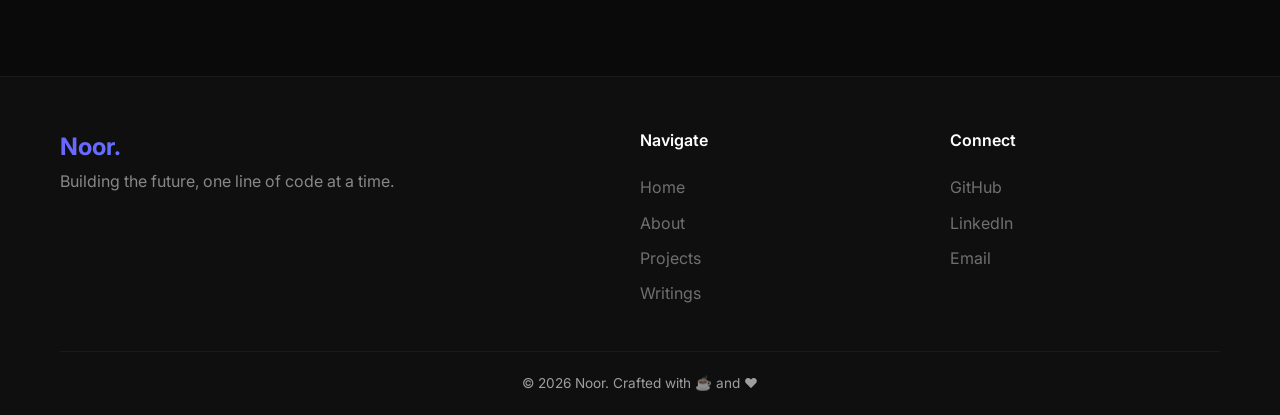
<file: contact.html>
<!DOCTYPE html>
<html lang="en">
<head>
    <meta charset="UTF-8" />
    <meta name="viewport" content="width=device-width, initial-scale=1.0" />

    <title>Contact | Noor</title>

    <!-- SEO -->
    <meta name="description" content="Contact Noor, Computer Engineering student at UET Faisalabad Campus." />
    <meta name="keywords" content="Noor, Computer Engineering, UET Faisalabad, Contact, Portfolio" />
    <meta name="author" content="Noor" />

    <!-- Open Graph -->
    <meta property="og:title" content="Contact | Noor" />
    <meta property="og:description" content="Computer Engineering student portfolio and blog" />
    <meta property="og:type" content="website" />

    <!-- Google Font -->
    <link href="https://fonts.googleapis.com/css2?family=Inter:wght@300;400;600;700;800&display=swap" rel="stylesheet" />

    <link rel="stylesheet" href="style.css" />
</head>

<body class="dark-mode">

    <!-- NAVBAR -->
    <nav class="navbar">
        <div class="logo">Noor.</div>
        <ul class="nav-links">
            <li><a href="index.html">Home</a></li>
            <li><a href="about.html">About</a></li>
            <li><a href="projects.html">Projects</a></li>
            <li><a href="blog.html">Writings</a></li>
            <li><a href="contact.html" class="nav-cta">Let's Talk</a></li>
        </ul>
        <div style="display: flex; align-items: center; gap: 12px;">
            <button id="theme-toggle" aria-label="Toggle theme">🌙</button>
            <button class="hamburger" aria-label="Toggle menu">☰</button>
        </div>
    </nav>

    <!-- CONTACT HERO -->
    <section class="hero">
        <div class="hero-container" style="grid-template-columns: 1fr; text-align: center; max-width: 800px;">
            <div class="hero-text">
                <span class="badge">📬 Get in Touch</span>
                <h1>Let's <span class="gradient-text">Connect</span></h1>
                <p class="subtitle" style="max-width: 100%;">
                    Have a question, idea, or collaboration? I'd love to hear from you!
                </p>
            </div>
        </div>
    </section>

    <!-- CONTENT -->
    <section style="padding: 40px 0 80px;">
        <div class="container" style="max-width: 900px;">

            <!-- Grid -->
            <div style="display: grid; grid-template-columns: 1fr 1fr; gap: 30px;">

                <!-- Contact Info -->
                <div class="card highlight">
                    <h2>📧 Contact Info</h2>
                    <p style="color: var(--text-secondary, #a0a0a0); margin-bottom: 20px;">
                        Feel free to reach out through any of these platforms.
                    </p>

                    <div class="contact-item">
                        <span class="contact-icon">✉️</span>
                        <div>
                            <p style="color: #666; font-size: 0.8rem;">Email</p>
                            <a href="mailto:noofatima45@gmail.com">noofatima45@gmail.com</a>
                        </div>
                    </div>

                    <div class="contact-item">
                        <span class="contact-icon">🐙</span>
                        <div>
                            <p style="color: #666; font-size: 0.8rem;">GitHub</p>
                            <a href="https://github.com/Noor-Fatima.github.io" target="_blank">
                                github.com/Noor-Fatima
                            </a>
                        </div>
                    </div>

                    <div class="contact-item">
                        <span class="contact-icon">🔗</span>
                        <div>
                            <p style="color: #666; font-size: 0.8rem;">LinkedIn</p>
                            <a href="#" style="color: #fbbf24;">Coming Soon 🚀</a>
                        </div>
                    </div>

                    <div class="contact-item" style="border-bottom: none;">
                        <span class="contact-icon">📍</span>
                        <div>
                            <p style="color: #666; font-size: 0.8rem;">Location</p>
                            <p style="color: var(--text-primary, #e5e5e5);">UET Lahore, Faisalabad Campus</p>
                        </div>
                    </div>
                </div>

                <!-- Form -->
                <div class="card highlight">
                    <h2>✉️ Send a Message</h2>
                    <p style="color: var(--text-secondary, #a0a0a0); margin-bottom: 20px;">
                        I'll get back to you as soon as possible.
                    </p>

                    <form action="#" method="POST" style="display: flex; flex-direction: column; gap: 16px;">

                        <div>
                            <label for="name" style="display: block; color: var(--text-secondary, #c0c0c0); font-size: 0.9rem; margin-bottom: 5px; font-weight: 600;">
                                Noor Fatima
                            </label>
                            <input
                                type="text"
                                id="name"
                                name="name"
                                placeholder="e.g., Ahmed Khan"
                                required
                                style="width: 100%; padding: 12px 16px; background: var(--card-bg, #1a1a1a); border: 1px solid var(--border-color, #2a2a2a); border-radius: 8px; color: var(--text-primary, #e5e5e5); font-size: 0.95rem; transition: border 0.3s ease;"
                                onfocus="this.style.borderColor='#6C63FF'"
                                onblur="this.style.borderColor='var(--border-color, #2a2a2a)'"
                            />
                        </div>

                        <div>
                            <label for="email" style="display: block; color: var(--text-secondary, #c0c0c0); font-size: 0.9rem; margin-bottom: 5px; font-weight: 600;">
                                noofatima45@gmail.com
                            </label>
                            <input
                                type="email"
                                id="email"
                                name="email"
                                placeholder="e.g., ahmed@example.com"
                                required
                                style="width: 100%; padding: 12px 16px; background: var(--card-bg, #1a1a1a); border: 1px solid var(--border-color, #2a2a2a); border-radius: 8px; color: var(--text-primary, #e5e5e5); font-size: 0.95rem; transition: border 0.3s ease;"
                                onfocus="this.style.borderColor='#6C63FF'"
                                onblur="this.style.borderColor='var(--border-color, #2a2a2a)'"
                            />
                        </div>

                        <div>
                            <label for="subject" style="display: block; color: var(--text-secondary, #c0c0c0); font-size: 0.9rem; margin-bottom: 5px; font-weight: 600;">
                                Subject
                            </label>
                            <input
                                type="text"
                                id="subject"
                                name="subject"
                                placeholder="e.g., Collaboration Opportunity"
                                style="width: 100%; padding: 12px 16px; background: var(--card-bg, #1a1a1a); border: 1px solid var(--border-color, #2a2a2a); border-radius: 8px; color: var(--text-primary, #e5e5e5); font-size: 0.95rem; transition: border 0.3s ease;"
                                onfocus="this.style.borderColor='#6C63FF'"
                                onblur="this.style.borderColor='var(--border-color, #2a2a2a)'"
                            />
                        </div>

                        <div>
                            <label for="message" style="display: block; color: var(--text-secondary, #c0c0c0); font-size: 0.9rem; margin-bottom: 5px; font-weight: 600;">
                                Message
                            </label>
                            <textarea
                                id="message"
                                name="message"
                                rows="5"
                                placeholder="Write your message here..."
                                required
                                style="width: 100%; padding: 12px 16px; background: var(--card-bg, #1a1a1a); border: 1px solid var(--border-color, #2a2a2a); border-radius: 8px; color: var(--text-primary, #e5e5e5); font-size: 0.95rem; resize: vertical; font-family: inherit; transition: border 0.3s ease;"
                                onfocus="this.style.borderColor='#6C63FF'"
                                onblur="this.style.borderColor='var(--border-color, #2a2a2a)'"
                            ></textarea>
                        </div>

                        <button type="submit" class="btn-primary" style="width: 100%;">
                            <span>Send Message 🚀</span>
                        </button>

                    </form>
                </div>
            </div>

            <!-- Back to Home -->
            <div style="text-align: center; margin-top: 30px;">
                <a href="index.html" class="btn-secondary"><span>← Back to Home</span></a>
            </div>

        </div>
    </section>

    <!-- FOOTER -->
    <footer>
        <div class="container">
            <div class="footer-grid">
                <div>
                    <h3>Noor.</h3>
                    <p>Building the future, one line of code at a time.</p>
                </div>
                <div>
                    <h4>Navigate</h4>
                    <a href="index.html">Home</a>
                    <a href="about.html">About</a>
                    <a href="projects.html">Projects</a>
                    <a href="blog.html">Writings</a>
                </div>
                <div>
                    <h4>Connect</h4>
                    <a href="https://github.com/Noor-Fatima.github.io" target="_blank">GitHub</a>
                    <a href="#">LinkedIn</a>
                    <a href="mailto:noofatima45@gmail.com">Email</a>
                </div>
            </div>
            <div class="footer-bottom">
                <p>© 2026 Noor. Crafted with ☕ and ❤️</p>
            </div>
        </div>
    </footer>

    <!-- Theme Toggle & Mobile Menu -->
    <script>
        const themeToggle = document.getElementById('theme-toggle');
        const body = document.body;

        themeToggle.addEventListener('click', () => {
            if (body.classList.contains('dark-mode')) {
                body.classList.remove('dark-mode');
                body.classList.add('light-mode');
                themeToggle.textContent = '☀️';
            } else {
                body.classList.remove('light-mode');
                body.classList.add('dark-mode');
                themeToggle.textContent = '🌙';
            }
        });

        const hamburger = document.querySelector('.hamburger');
        const navLinks = document.querySelector('.nav-links');

        hamburger.addEventListener('click', () => {
            navLinks.classList.toggle('open');
        });
    </script>

</body>
</html>
</file>
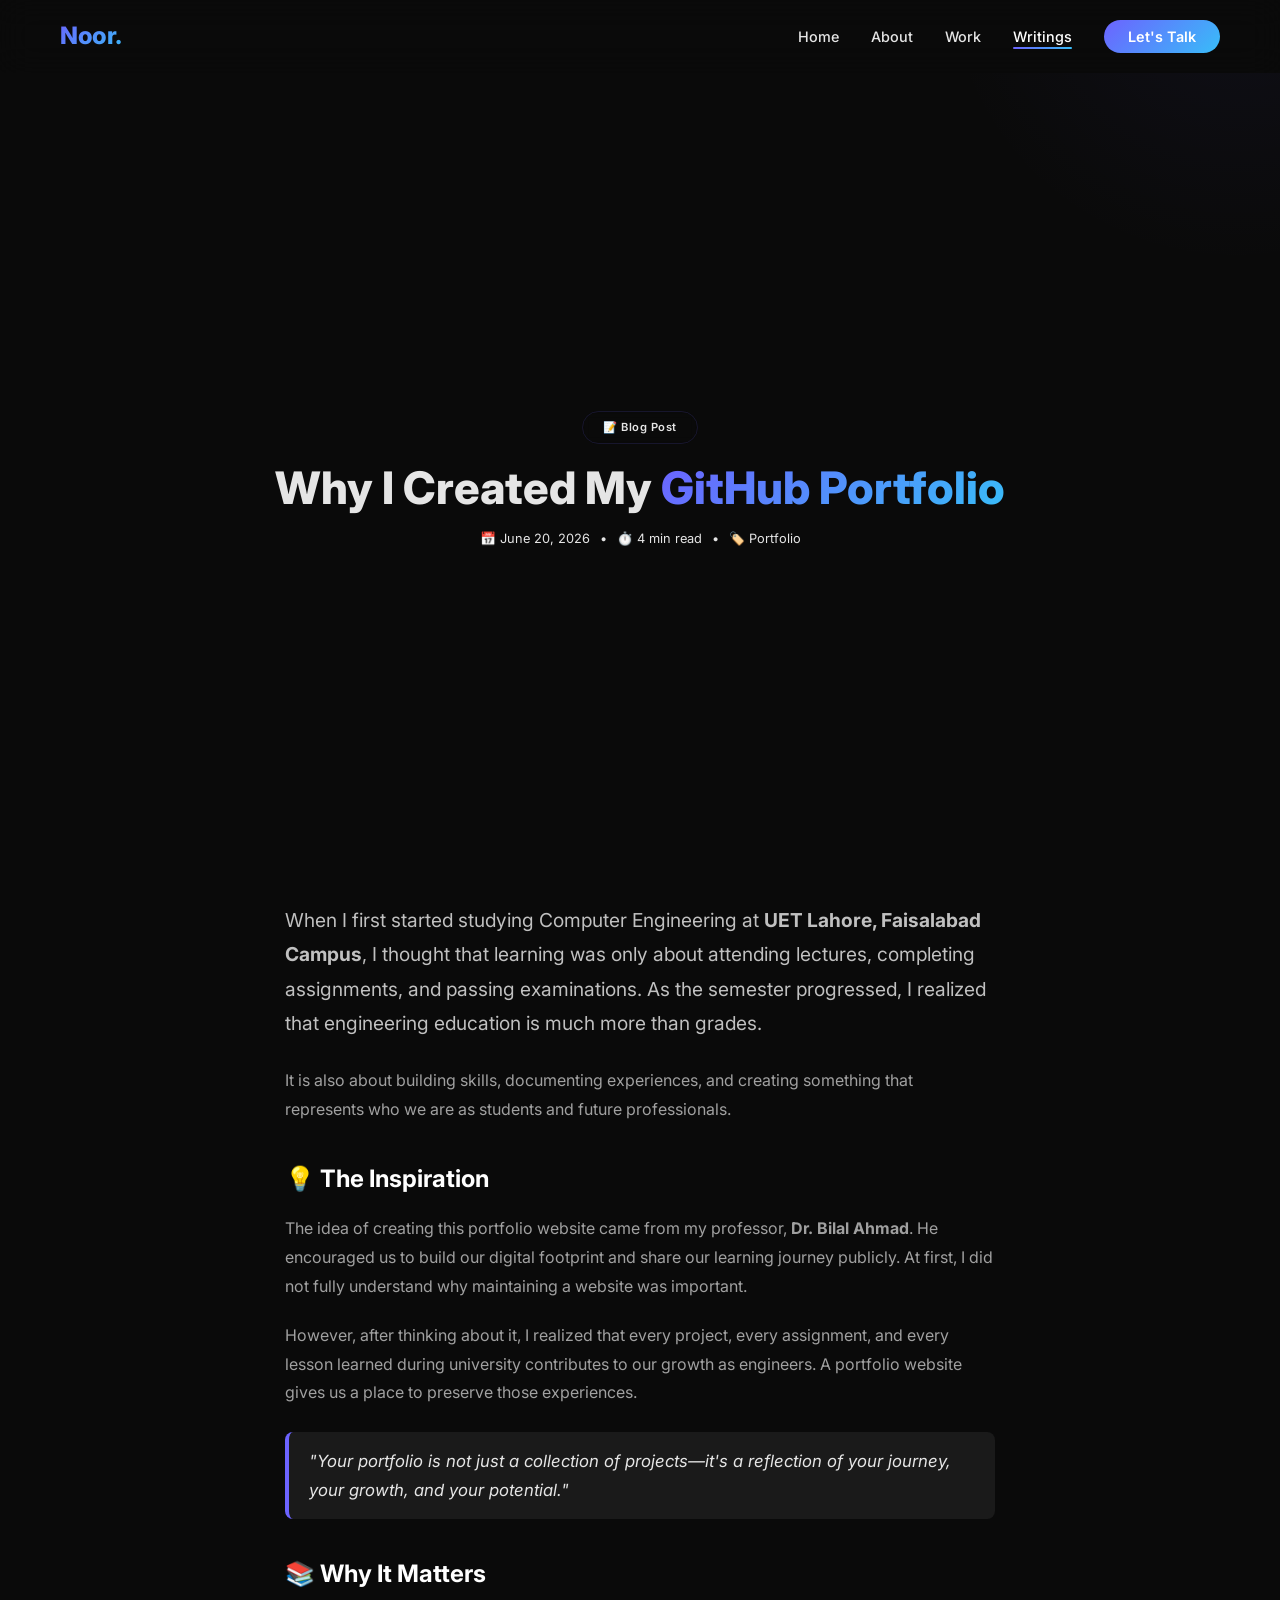
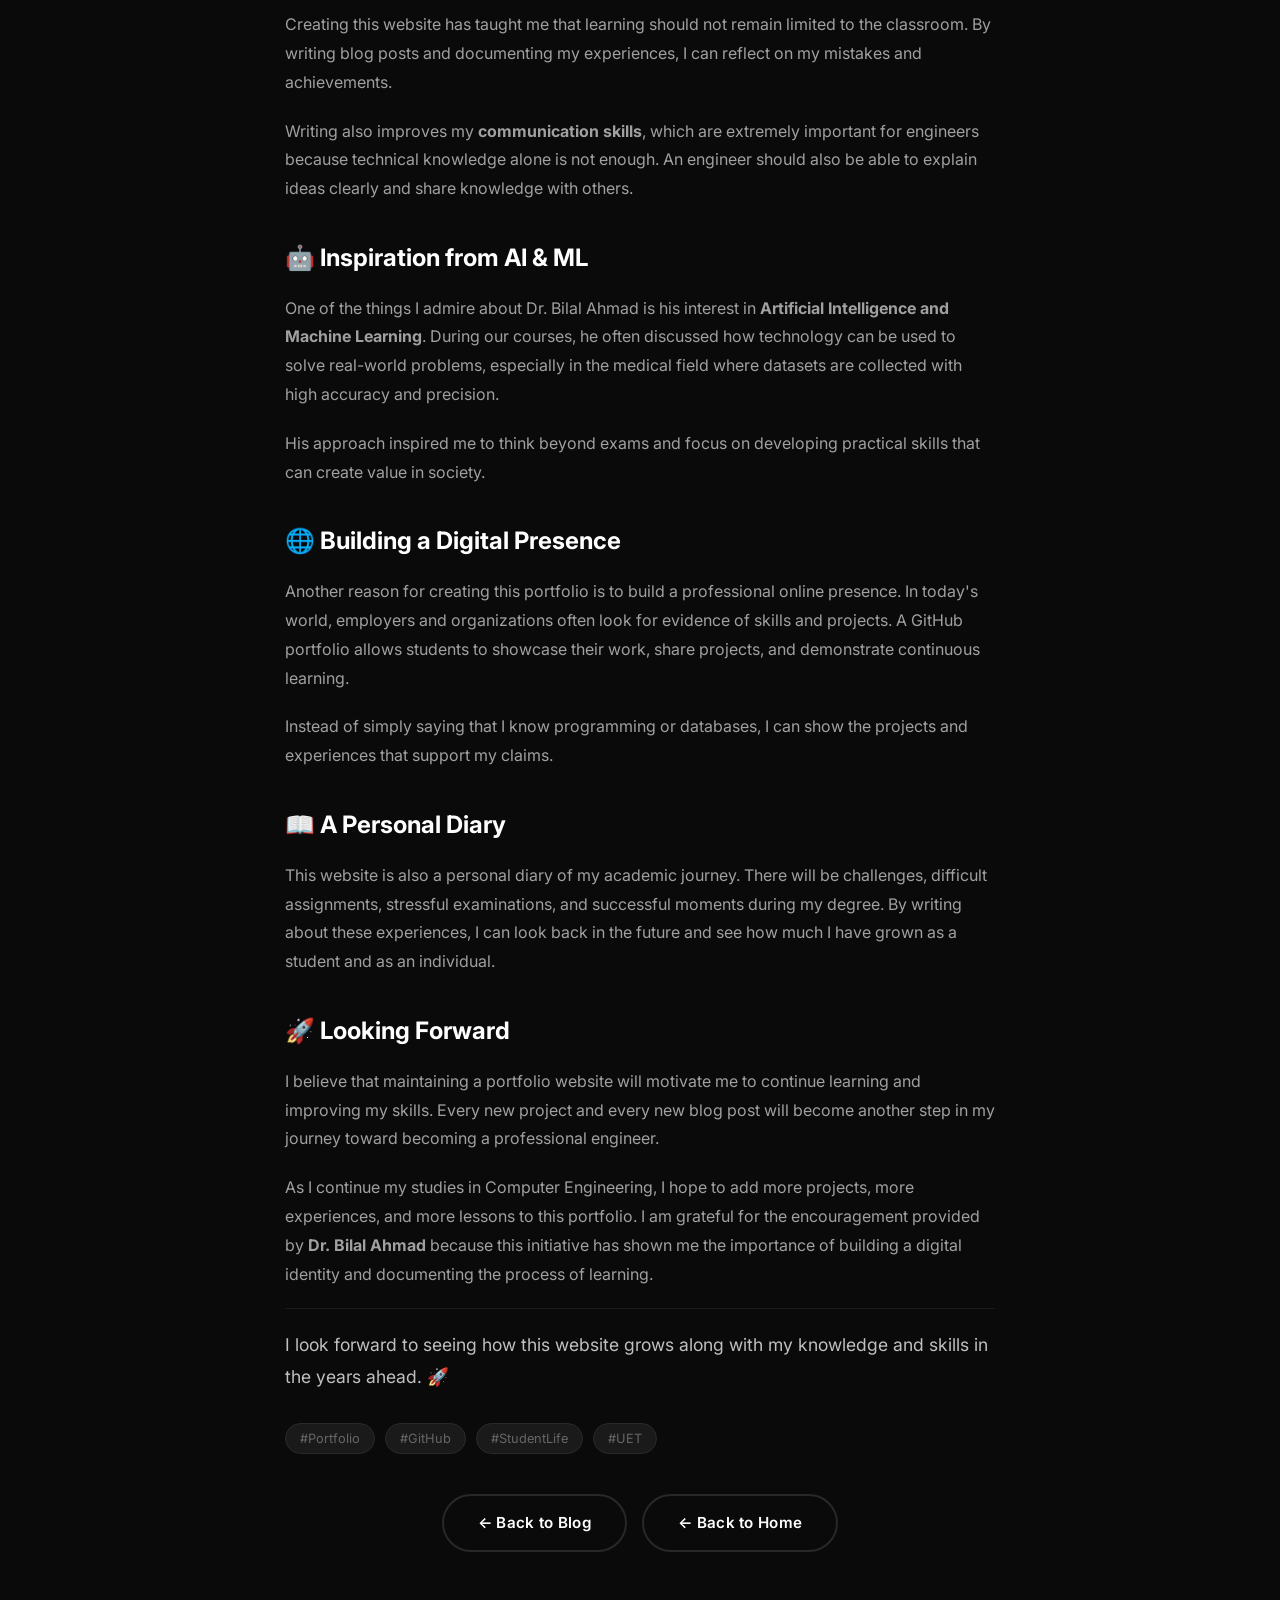
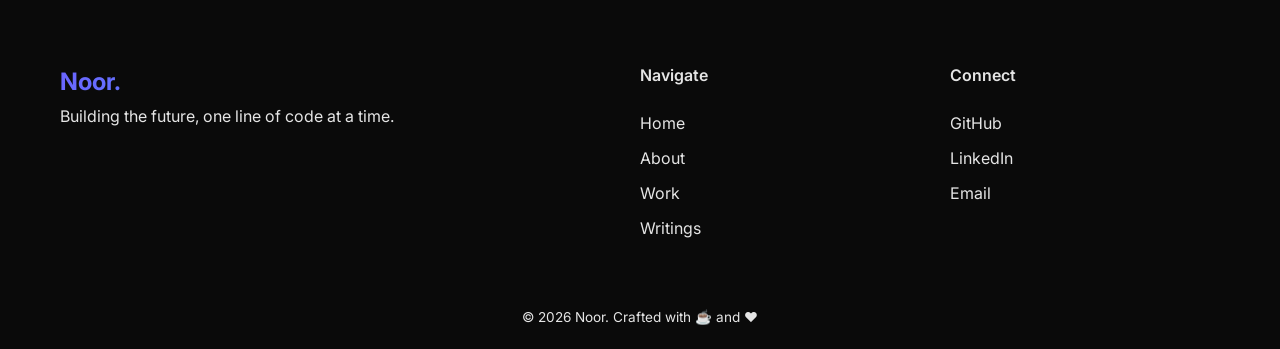
<file: blog/post1.html>
<!DOCTYPE html>
<html lang="en">
<head>
    <meta charset="UTF-8" />
    <meta name="viewport" content="width=device-width, initial-scale=1.0" />

    <title>Why I Created My GitHub Portfolio | Noor</title>

    <!-- SEO -->
    <meta name="description" content="Why I created my GitHub portfolio as a Computer Engineering student." />
    <meta name="keywords" content="Noor, GitHub, Portfolio, Computer Engineering, UET Faisalabad" />
    <meta name="author" content="Noor" />

    <!-- Open Graph -->
    <meta property="og:title" content="Why I Created My GitHub Portfolio | Noor" />
    <meta property="og:description" content="My motivation behind building a personal portfolio and showcasing my work online." />
    <meta property="og:type" content="article" />

    <!-- Google Font -->
    <link href="https://fonts.googleapis.com/css2?family=Inter:wght@300;400;600;700;800&display=swap" rel="stylesheet" />

    <link rel="stylesheet" href="../style.css" />
</head>

<body>

    <!-- NAVBAR -->
    <nav class="navbar">
        <div class="logo">Noor.</div>
        <ul class="nav-links">
            <li><a href="../index.html">Home</a></li>
            <li><a href="../about.html">About</a></li>
            <li><a href="../projects.html">Work</a></li>
            <li><a href="../blog.html" class="active">Writings</a></li>
            <li><a href="../contact.html" class="nav-cta">Let's Talk</a></li>
        </ul>
        <button class="hamburger" aria-label="Toggle menu">☰</button>
    </nav>

    <!-- BLOG POST HERO -->
    <section class="hero" style="padding: 60px 20px 40px;">
        <div class="hero-container" style="grid-template-columns: 1fr; text-align: center; max-width: 800px;">
            <div class="hero-text">
                <span class="badge">📝 Blog Post</span>
                <h1 style="font-size: 2.8rem;">Why I Created My <span class="gradient-text">GitHub Portfolio</span></h1>
                <div class="blog-meta" style="justify-content: center; margin: 15px 0;">
                    <span>📅 June 20, 2026</span>
                    <span>•</span>
                    <span>⏱️ 4 min read</span>
                    <span>•</span>
                    <span>🏷️ Portfolio</span>
                </div>
            </div>
        </div>
    </section>

    <!-- BLOG CONTENT -->
    <section style="padding: 20px 0 60px;">
        <div class="container" style="max-width: 750px;">

            <!-- Introduction -->
            <p style="font-size: 1.2rem; color: #c0c0c0; line-height: 1.8; margin-bottom: 25px;">
                When I first started studying Computer Engineering at <strong>UET Lahore, Faisalabad Campus</strong>,
                I thought that learning was only about attending lectures, completing assignments, and passing
                examinations. As the semester progressed, I realized that engineering education is much more than grades.
            </p>

            <p style="color: #a0a0a0; line-height: 1.8; margin-bottom: 20px;">
                It is also about building skills, documenting experiences, and creating something that represents
                who we are as students and future professionals.
            </p>

            <!-- Section 1 -->
            <h2 style="color: #fff; margin: 35px 0 15px;">💡 The Inspiration</h2>
            <p style="color: #a0a0a0; line-height: 1.8; margin-bottom: 20px;">
                The idea of creating this portfolio website came from my professor,
                <strong>Dr. Bilal Ahmad</strong>. He encouraged us to build our digital footprint and share our
                learning journey publicly. At first, I did not fully understand why maintaining a website was important.
            </p>
            <p style="color: #a0a0a0; line-height: 1.8; margin-bottom: 20px;">
                However, after thinking about it, I realized that every project, every assignment, and every
                lesson learned during university contributes to our growth as engineers. A portfolio website
                gives us a place to preserve those experiences.
            </p>

            <!-- Blockquote -->
            <blockquote style="border-left: 4px solid #6C63FF; padding: 15px 20px; margin: 25px 0; background: #1a1a1a; border-radius: 8px;">
                <p style="color: #e5e5e5; font-style: italic; font-size: 1.05rem;">
                    "Your portfolio is not just a collection of projects—it's a reflection of your journey,
                    your growth, and your potential."
                </p>
            </blockquote>

            <!-- Section 2 -->
            <h2 style="color: #fff; margin: 35px 0 15px;">📚 Why It Matters</h2>
            <p style="color: #a0a0a0; line-height: 1.8; margin-bottom: 20px;">
                Creating this website has taught me that learning should not remain limited to the classroom.
                By writing blog posts and documenting my experiences, I can reflect on my mistakes and achievements.
            </p>
            <p style="color: #a0a0a0; line-height: 1.8; margin-bottom: 20px;">
                Writing also improves my <strong>communication skills</strong>, which are extremely important for
                engineers because technical knowledge alone is not enough. An engineer should also be able to
                explain ideas clearly and share knowledge with others.
            </p>

            <!-- Section 3 -->
            <h2 style="color: #fff; margin: 35px 0 15px;">🤖 Inspiration from AI & ML</h2>
            <p style="color: #a0a0a0; line-height: 1.8; margin-bottom: 20px;">
                One of the things I admire about Dr. Bilal Ahmad is his interest in
                <strong>Artificial Intelligence and Machine Learning</strong>. During our courses, he often
                discussed how technology can be used to solve real-world problems, especially in the medical
                field where datasets are collected with high accuracy and precision.
            </p>
            <p style="color: #a0a0a0; line-height: 1.8; margin-bottom: 20px;">
                His approach inspired me to think beyond exams and focus on developing practical skills that
                can create value in society.
            </p>

            <!-- Section 4 -->
            <h2 style="color: #fff; margin: 35px 0 15px;">🌐 Building a Digital Presence</h2>
            <p style="color: #a0a0a0; line-height: 1.8; margin-bottom: 20px;">
                Another reason for creating this portfolio is to build a professional online presence.
                In today's world, employers and organizations often look for evidence of skills and projects.
                A GitHub portfolio allows students to showcase their work, share projects, and demonstrate
                continuous learning.
            </p>
            <p style="color: #a0a0a0; line-height: 1.8; margin-bottom: 20px;">
                Instead of simply saying that I know programming or databases, I can show the projects and
                experiences that support my claims.
            </p>

            <!-- Section 5 -->
            <h2 style="color: #fff; margin: 35px 0 15px;">📖 A Personal Diary</h2>
            <p style="color: #a0a0a0; line-height: 1.8; margin-bottom: 20px;">
                This website is also a personal diary of my academic journey. There will be challenges,
                difficult assignments, stressful examinations, and successful moments during my degree.
                By writing about these experiences, I can look back in the future and see how much I have
                grown as a student and as an individual.
            </p>

            <!-- Conclusion -->
            <h2 style="color: #fff; margin: 35px 0 15px;">🚀 Looking Forward</h2>
            <p style="color: #a0a0a0; line-height: 1.8; margin-bottom: 20px;">
                I believe that maintaining a portfolio website will motivate me to continue learning and
                improving my skills. Every new project and every new blog post will become another step in
                my journey toward becoming a professional engineer.
            </p>
            <p style="color: #a0a0a0; line-height: 1.8; margin-bottom: 20px;">
                As I continue my studies in Computer Engineering, I hope to add more projects, more experiences,
                and more lessons to this portfolio. I am grateful for the encouragement provided by
                <strong>Dr. Bilal Ahmad</strong> because this initiative has shown me the importance of
                building a digital identity and documenting the process of learning.
            </p>
            <p style="color: #c0c0c0; line-height: 1.8; font-size: 1.1rem; border-top: 1px solid #1a1a1a; padding-top: 20px;">
                I look forward to seeing how this website grows along with my knowledge and skills in the
                years ahead. 🚀
            </p>

            <!-- Tags -->
            <div style="margin-top: 30px; display: flex; gap: 10px; flex-wrap: wrap;">
                <span style="background: #1a1a1a; padding: 4px 14px; border-radius: 50px; font-size: 0.8rem; color: #666; border: 1px solid #2a2a2a;">#Portfolio</span>
                <span style="background: #1a1a1a; padding: 4px 14px; border-radius: 50px; font-size: 0.8rem; color: #666; border: 1px solid #2a2a2a;">#GitHub</span>
                <span style="background: #1a1a1a; padding: 4px 14px; border-radius: 50px; font-size: 0.8rem; color: #666; border: 1px solid #2a2a2a;">#StudentLife</span>
                <span style="background: #1a1a1a; padding: 4px 14px; border-radius: 50px; font-size: 0.8rem; color: #666; border: 1px solid #2a2a2a;">#UET</span>
            </div>

            <!-- Back to Blog -->
            <div style="text-align: center; margin-top: 40px; display: flex; gap: 15px; justify-content: center; flex-wrap: wrap;">
                <a href="../blog.html" class="btn-secondary">← Back to Blog</a>
                <a href="../index.html" class="btn-secondary">← Back to Home</a>
            </div>

        </div>
    </section>

    <!-- FOOTER -->
    <footer>
        <div class="container">
            <div class="footer-grid">
                <div>
                    <h3>Noor.</h3>
                    <p>Building the future, one line of code at a time.</p>
                </div>
                <div>
                    <h4>Navigate</h4>
                    <a href="../index.html">Home</a>
                    <a href="../about.html">About</a>
                    <a href="../projects.html">Work</a>
                    <a href="../blog.html">Writings</a>
                </div>
                <div>
                    <h4>Connect</h4>
                    <a href="https://github.com/Noor-Fatima.github.io" target="_blank">GitHub</a>
                    <a href="#">LinkedIn</a>
                    <a href="mailto:noofatima45@gmail.com">Email</a>
                </div>
            </div>
            <div class="footer-bottom">
                <p>© 2026 Noor. Crafted with ☕ and ❤️</p>
            </div>
        </div>
    </footer>

    <!-- Mobile Menu Toggle -->
    <script>
        const hamburger = document.querySelector('.hamburger');
        const navLinks = document.querySelector('.nav-links');

        hamburger.addEventListener('click', () => {
            navLinks.classList.toggle('open');
        });
    </script>

</body>
</html>
</file>
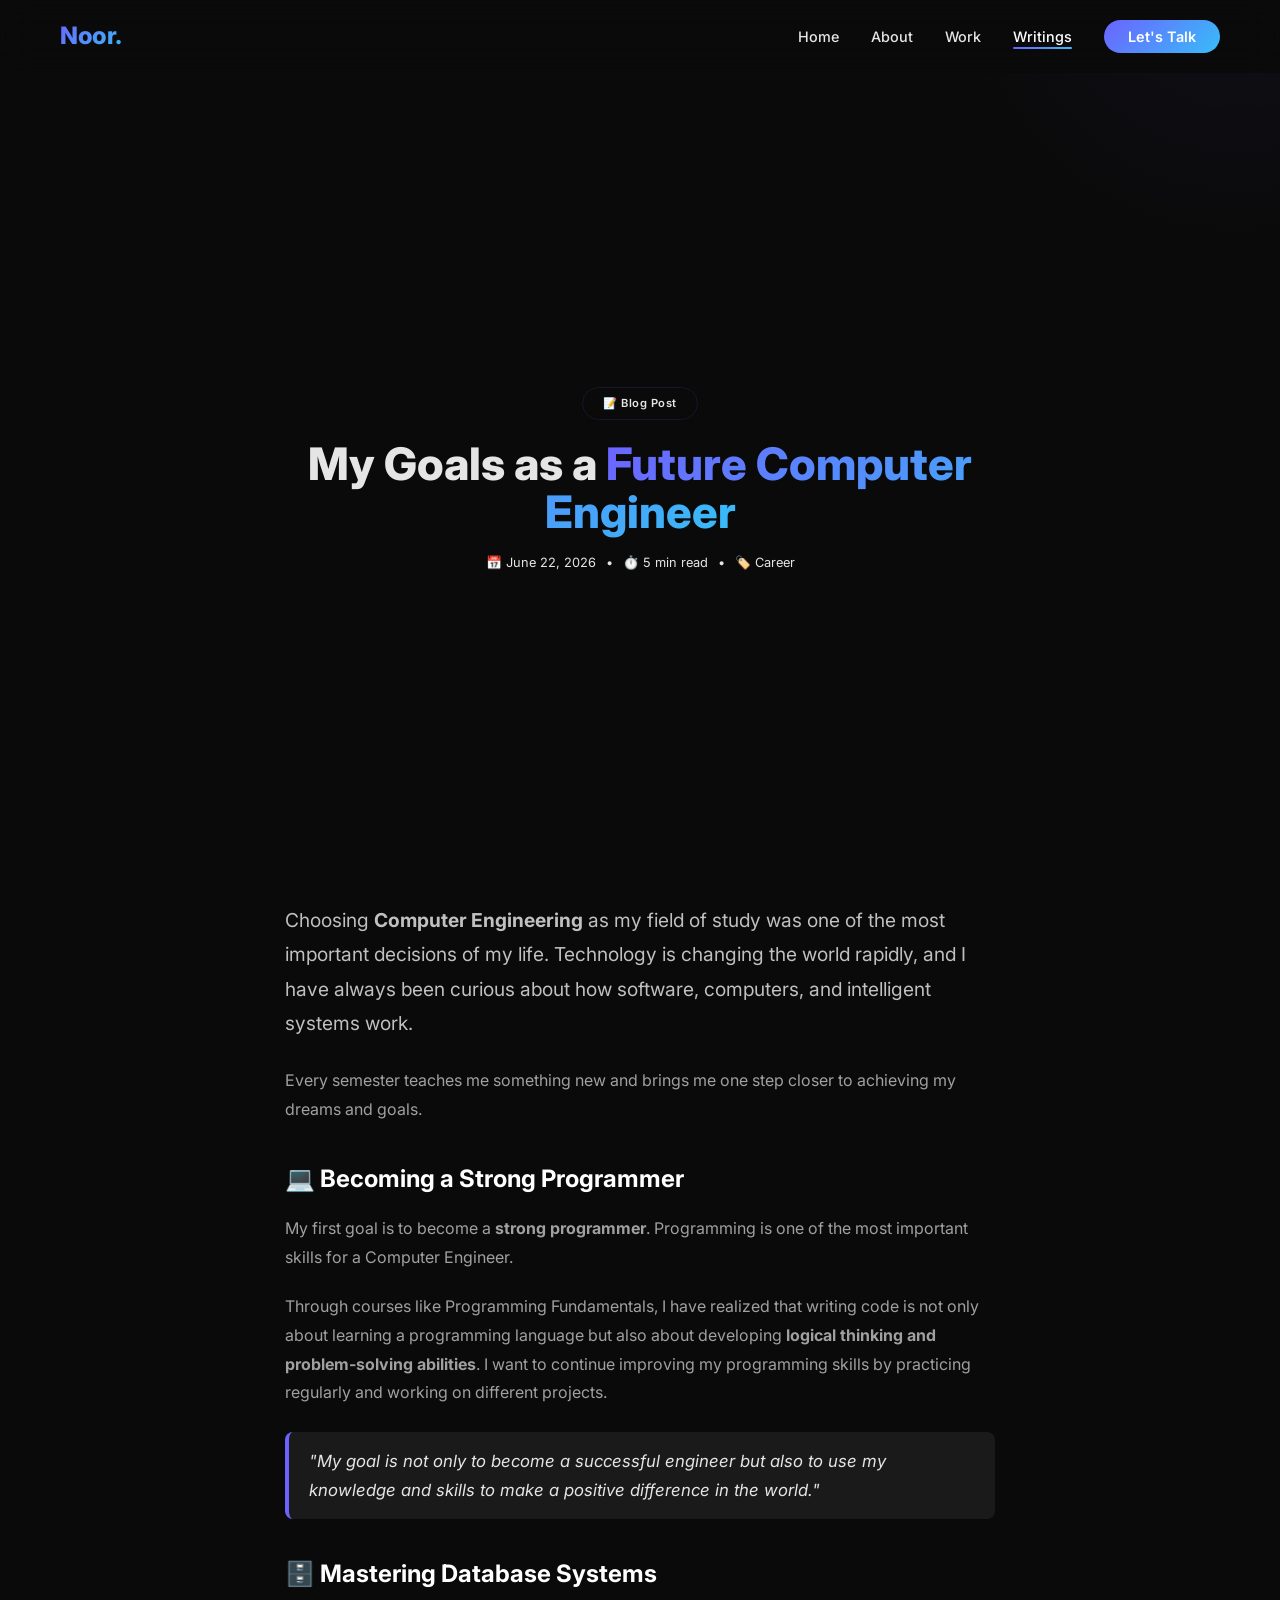
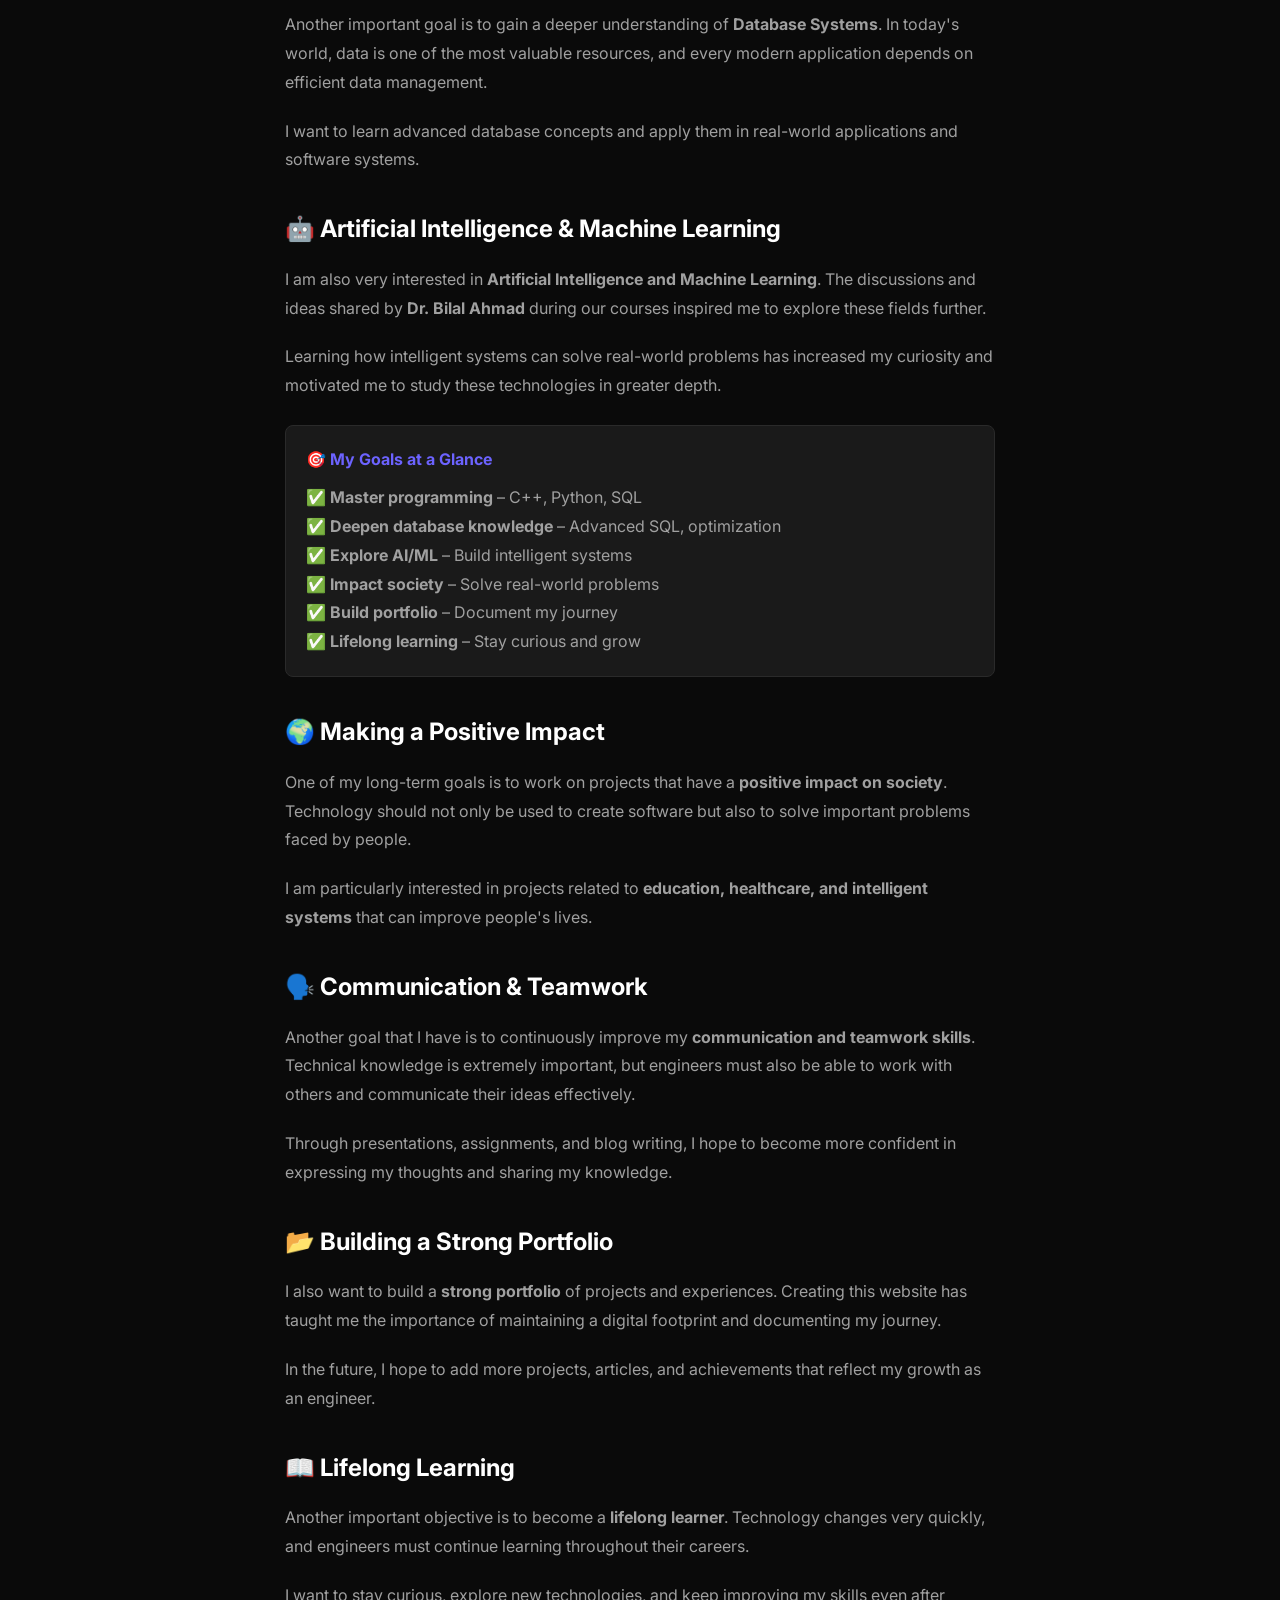
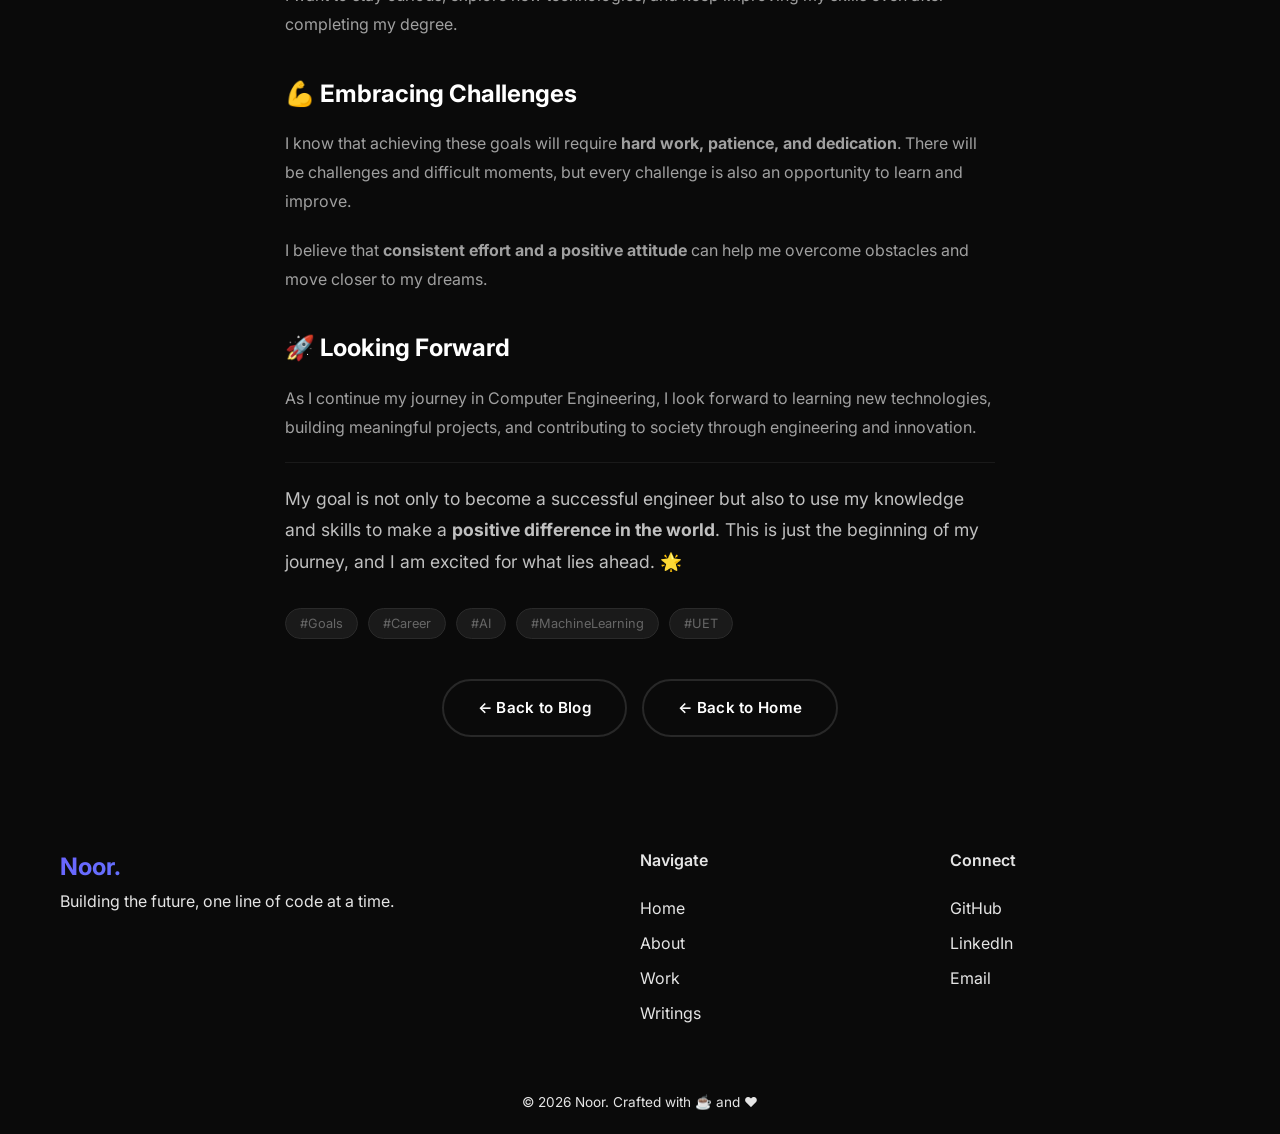
<file: blog/post10.html>
<!DOCTYPE html>
<html lang="en">
<head>
    <meta charset="UTF-8" />
    <meta name="viewport" content="width=device-width, initial-scale=1.0" />

    <title>My Goals as a Future Computer Engineer | Noor</title>

    <!-- SEO -->
    <meta name="description" content="My goals and aspirations as a future Computer Engineer." />
    <meta name="keywords" content="Noor, Goals, Career, Computer Engineering, AI, ML, UET Faisalabad" />
    <meta name="author" content="Noor" />

    <!-- Open Graph -->
    <meta property="og:title" content="My Goals as a Future Computer Engineer | Noor" />
    <meta property="og:description" content="My long-term vision and career aspirations in tech." />
    <meta property="og:type" content="article" />

    <!-- Google Font -->
    <link href="https://fonts.googleapis.com/css2?family=Inter:wght@300;400;600;700;800&display=swap" rel="stylesheet" />

    <link rel="stylesheet" href="../style.css" />
</head>

<body>

    <!-- NAVBAR -->
    <nav class="navbar">
        <div class="logo">Noor.</div>
        <ul class="nav-links">
            <li><a href="../index.html">Home</a></li>
            <li><a href="../about.html">About</a></li>
            <li><a href="../projects.html">Work</a></li>
            <li><a href="../blog.html" class="active">Writings</a></li>
            <li><a href="../contact.html" class="nav-cta">Let's Talk</a></li>
        </ul>
        <button class="hamburger" aria-label="Toggle menu">☰</button>
    </nav>

    <!-- BLOG POST HERO -->
    <section class="hero" style="padding: 60px 20px 40px;">
        <div class="hero-container" style="grid-template-columns: 1fr; text-align: center; max-width: 800px;">
            <div class="hero-text">
                <span class="badge">📝 Blog Post</span>
                <h1 style="font-size: 2.8rem;">My Goals as a <span class="gradient-text">Future Computer Engineer</span></h1>
                <div class="blog-meta" style="justify-content: center; margin: 15px 0;">
                    <span>📅 June 22, 2026</span>
                    <span>•</span>
                    <span>⏱️ 5 min read</span>
                    <span>•</span>
                    <span>🏷️ Career</span>
                </div>
            </div>
        </div>
    </section>

    <!-- BLOG CONTENT -->
    <section style="padding: 20px 0 60px;">
        <div class="container" style="max-width: 750px;">

            <!-- Introduction -->
            <p style="font-size: 1.2rem; color: #c0c0c0; line-height: 1.8; margin-bottom: 25px;">
                Choosing <strong>Computer Engineering</strong> as my field of study was one of the most
                important decisions of my life. Technology is changing the world rapidly, and I have always
                been curious about how software, computers, and intelligent systems work.
            </p>

            <p style="color: #a0a0a0; line-height: 1.8; margin-bottom: 20px;">
                Every semester teaches me something new and brings me one step closer to achieving my dreams
                and goals.
            </p>

            <!-- Section 1 -->
            <h2 style="color: #fff; margin: 35px 0 15px;">💻 Becoming a Strong Programmer</h2>
            <p style="color: #a0a0a0; line-height: 1.8; margin-bottom: 20px;">
                My first goal is to become a <strong>strong programmer</strong>. Programming is one of the
                most important skills for a Computer Engineer.
            </p>
            <p style="color: #a0a0a0; line-height: 1.8; margin-bottom: 20px;">
                Through courses like Programming Fundamentals, I have realized that writing code is not only
                about learning a programming language but also about developing
                <strong>logical thinking and problem-solving abilities</strong>. I want to continue improving
                my programming skills by practicing regularly and working on different projects.
            </p>

            <!-- Blockquote -->
            <blockquote style="border-left: 4px solid #6C63FF; padding: 15px 20px; margin: 25px 0; background: #1a1a1a; border-radius: 8px;">
                <p style="color: #e5e5e5; font-style: italic; font-size: 1.05rem;">
                    "My goal is not only to become a successful engineer but also to use my knowledge and
                    skills to make a positive difference in the world."
                </p>
            </blockquote>

            <!-- Section 2 -->
            <h2 style="color: #fff; margin: 35px 0 15px;">🗄️ Mastering Database Systems</h2>
            <p style="color: #a0a0a0; line-height: 1.8; margin-bottom: 20px;">
                Another important goal is to gain a deeper understanding of <strong>Database Systems</strong>.
                In today's world, data is one of the most valuable resources, and every modern application
                depends on efficient data management.
            </p>
            <p style="color: #a0a0a0; line-height: 1.8; margin-bottom: 20px;">
                I want to learn advanced database concepts and apply them in real-world applications and
                software systems.
            </p>

            <!-- Section 3 -->
            <h2 style="color: #fff; margin: 35px 0 15px;">🤖 Artificial Intelligence & Machine Learning</h2>
            <p style="color: #a0a0a0; line-height: 1.8; margin-bottom: 20px;">
                I am also very interested in <strong>Artificial Intelligence and Machine Learning</strong>.
                The discussions and ideas shared by <strong>Dr. Bilal Ahmad</strong> during our courses
                inspired me to explore these fields further.
            </p>
            <p style="color: #a0a0a0; line-height: 1.8; margin-bottom: 20px;">
                Learning how intelligent systems can solve real-world problems has increased my curiosity and
                motivated me to study these technologies in greater depth.
            </p>

            <!-- Goals Box -->
            <div style="background: #1a1a1a; border: 1px solid #2a2a2a; border-radius: 8px; padding: 20px; margin: 25px 0;">
                <h3 style="color: #6C63FF; font-size: 1rem; margin-bottom: 10px;">🎯 My Goals at a Glance</h3>
                <ul style="color: #a0a0a0; line-height: 1.8; list-style: none; padding: 0;">
                    <li>✅ <strong>Master programming</strong> – C++, Python, SQL</li>
                    <li>✅ <strong>Deepen database knowledge</strong> – Advanced SQL, optimization</li>
                    <li>✅ <strong>Explore AI/ML</strong> – Build intelligent systems</li>
                    <li>✅ <strong>Impact society</strong> – Solve real-world problems</li>
                    <li>✅ <strong>Build portfolio</strong> – Document my journey</li>
                    <li>✅ <strong>Lifelong learning</strong> – Stay curious and grow</li>
                </ul>
            </div>

            <!-- Section 4 -->
            <h2 style="color: #fff; margin: 35px 0 15px;">🌍 Making a Positive Impact</h2>
            <p style="color: #a0a0a0; line-height: 1.8; margin-bottom: 20px;">
                One of my long-term goals is to work on projects that have a
                <strong>positive impact on society</strong>. Technology should not only be used to create
                software but also to solve important problems faced by people.
            </p>
            <p style="color: #a0a0a0; line-height: 1.8; margin-bottom: 20px;">
                I am particularly interested in projects related to <strong>education, healthcare, and
                intelligent systems</strong> that can improve people's lives.
            </p>

            <!-- Section 5 -->
            <h2 style="color: #fff; margin: 35px 0 15px;">🗣️ Communication & Teamwork</h2>
            <p style="color: #a0a0a0; line-height: 1.8; margin-bottom: 20px;">
                Another goal that I have is to continuously improve my
                <strong>communication and teamwork skills</strong>. Technical knowledge is extremely
                important, but engineers must also be able to work with others and communicate their ideas
                effectively.
            </p>
            <p style="color: #a0a0a0; line-height: 1.8; margin-bottom: 20px;">
                Through presentations, assignments, and blog writing, I hope to become more confident in
                expressing my thoughts and sharing my knowledge.
            </p>

            <!-- Section 6 -->
            <h2 style="color: #fff; margin: 35px 0 15px;">📂 Building a Strong Portfolio</h2>
            <p style="color: #a0a0a0; line-height: 1.8; margin-bottom: 20px;">
                I also want to build a <strong>strong portfolio</strong> of projects and experiences.
                Creating this website has taught me the importance of maintaining a digital footprint and
                documenting my journey.
            </p>
            <p style="color: #a0a0a0; line-height: 1.8; margin-bottom: 20px;">
                In the future, I hope to add more projects, articles, and achievements that reflect my growth
                as an engineer.
            </p>

            <!-- Section 7 -->
            <h2 style="color: #fff; margin: 35px 0 15px;">📖 Lifelong Learning</h2>
            <p style="color: #a0a0a0; line-height: 1.8; margin-bottom: 20px;">
                Another important objective is to become a <strong>lifelong learner</strong>. Technology
                changes very quickly, and engineers must continue learning throughout their careers.
            </p>
            <p style="color: #a0a0a0; line-height: 1.8; margin-bottom: 20px;">
                I want to stay curious, explore new technologies, and keep improving my skills even after
                completing my degree.
            </p>

            <!-- Section 8 -->
            <h2 style="color: #fff; margin: 35px 0 15px;">💪 Embracing Challenges</h2>
            <p style="color: #a0a0a0; line-height: 1.8; margin-bottom: 20px;">
                I know that achieving these goals will require <strong>hard work, patience, and
                dedication</strong>. There will be challenges and difficult moments, but every challenge is
                also an opportunity to learn and improve.
            </p>
            <p style="color: #a0a0a0; line-height: 1.8; margin-bottom: 20px;">
                I believe that <strong>consistent effort and a positive attitude</strong> can help me
                overcome obstacles and move closer to my dreams.
            </p>

            <!-- Conclusion -->
            <h2 style="color: #fff; margin: 35px 0 15px;">🚀 Looking Forward</h2>
            <p style="color: #a0a0a0; line-height: 1.8; margin-bottom: 20px;">
                As I continue my journey in Computer Engineering, I look forward to learning new technologies,
                building meaningful projects, and contributing to society through engineering and innovation.
            </p>
            <p style="color: #c0c0c0; line-height: 1.8; font-size: 1.1rem; border-top: 1px solid #1a1a1a; padding-top: 20px;">
                My goal is not only to become a successful engineer but also to use my knowledge and skills to
                make a <strong>positive difference in the world</strong>. This is just the beginning of my
                journey, and I am excited for what lies ahead. 🌟
            </p>

            <!-- Tags -->
            <div style="margin-top: 30px; display: flex; gap: 10px; flex-wrap: wrap;">
                <span style="background: #1a1a1a; padding: 4px 14px; border-radius: 50px; font-size: 0.8rem; color: #666; border: 1px solid #2a2a2a;">#Goals</span>
                <span style="background: #1a1a1a; padding: 4px 14px; border-radius: 50px; font-size: 0.8rem; color: #666; border: 1px solid #2a2a2a;">#Career</span>
                <span style="background: #1a1a1a; padding: 4px 14px; border-radius: 50px; font-size: 0.8rem; color: #666; border: 1px solid #2a2a2a;">#AI</span>
                <span style="background: #1a1a1a; padding: 4px 14px; border-radius: 50px; font-size: 0.8rem; color: #666; border: 1px solid #2a2a2a;">#MachineLearning</span>
                <span style="background: #1a1a1a; padding: 4px 14px; border-radius: 50px; font-size: 0.8rem; color: #666; border: 1px solid #2a2a2a;">#UET</span>
            </div>

            <!-- Back to Blog -->
            <div style="text-align: center; margin-top: 40px; display: flex; gap: 15px; justify-content: center; flex-wrap: wrap;">
                <a href="../blog.html" class="btn-secondary">← Back to Blog</a>
                <a href="../index.html" class="btn-secondary">← Back to Home</a>
            </div>

        </div>
    </section>

    <!-- FOOTER -->
    <footer>
        <div class="container">
            <div class="footer-grid">
                <div>
                    <h3>Noor.</h3>
                    <p>Building the future, one line of code at a time.</p>
                </div>
                <div>
                    <h4>Navigate</h4>
                    <a href="../index.html">Home</a>
                    <a href="../about.html">About</a>
                    <a href="../projects.html">Work</a>
                    <a href="../blog.html">Writings</a>
                </div>
                <div>
                    <h4>Connect</h4>
                    <a href="https://github.com/Noor-Fatima.github.io" target="_blank">GitHub</a>
                    <a href="#">LinkedIn</a>
                    <a href="mailto:noofatima45@gmail.com">Email</a>
                </div>
            </div>
            <div class="footer-bottom">
                <p>© 2026 Noor. Crafted with ☕ and ❤️</p>
            </div>
        </div>
    </footer>

    <!-- Mobile Menu Toggle -->
    <script>
        const hamburger = document.querySelector('.hamburger');
        const navLinks = document.querySelector('.nav-links');

        hamburger.addEventListener('click', () => {
            navLinks.classList.toggle('open');
        });
    </script>

</body>
</html>
</file>
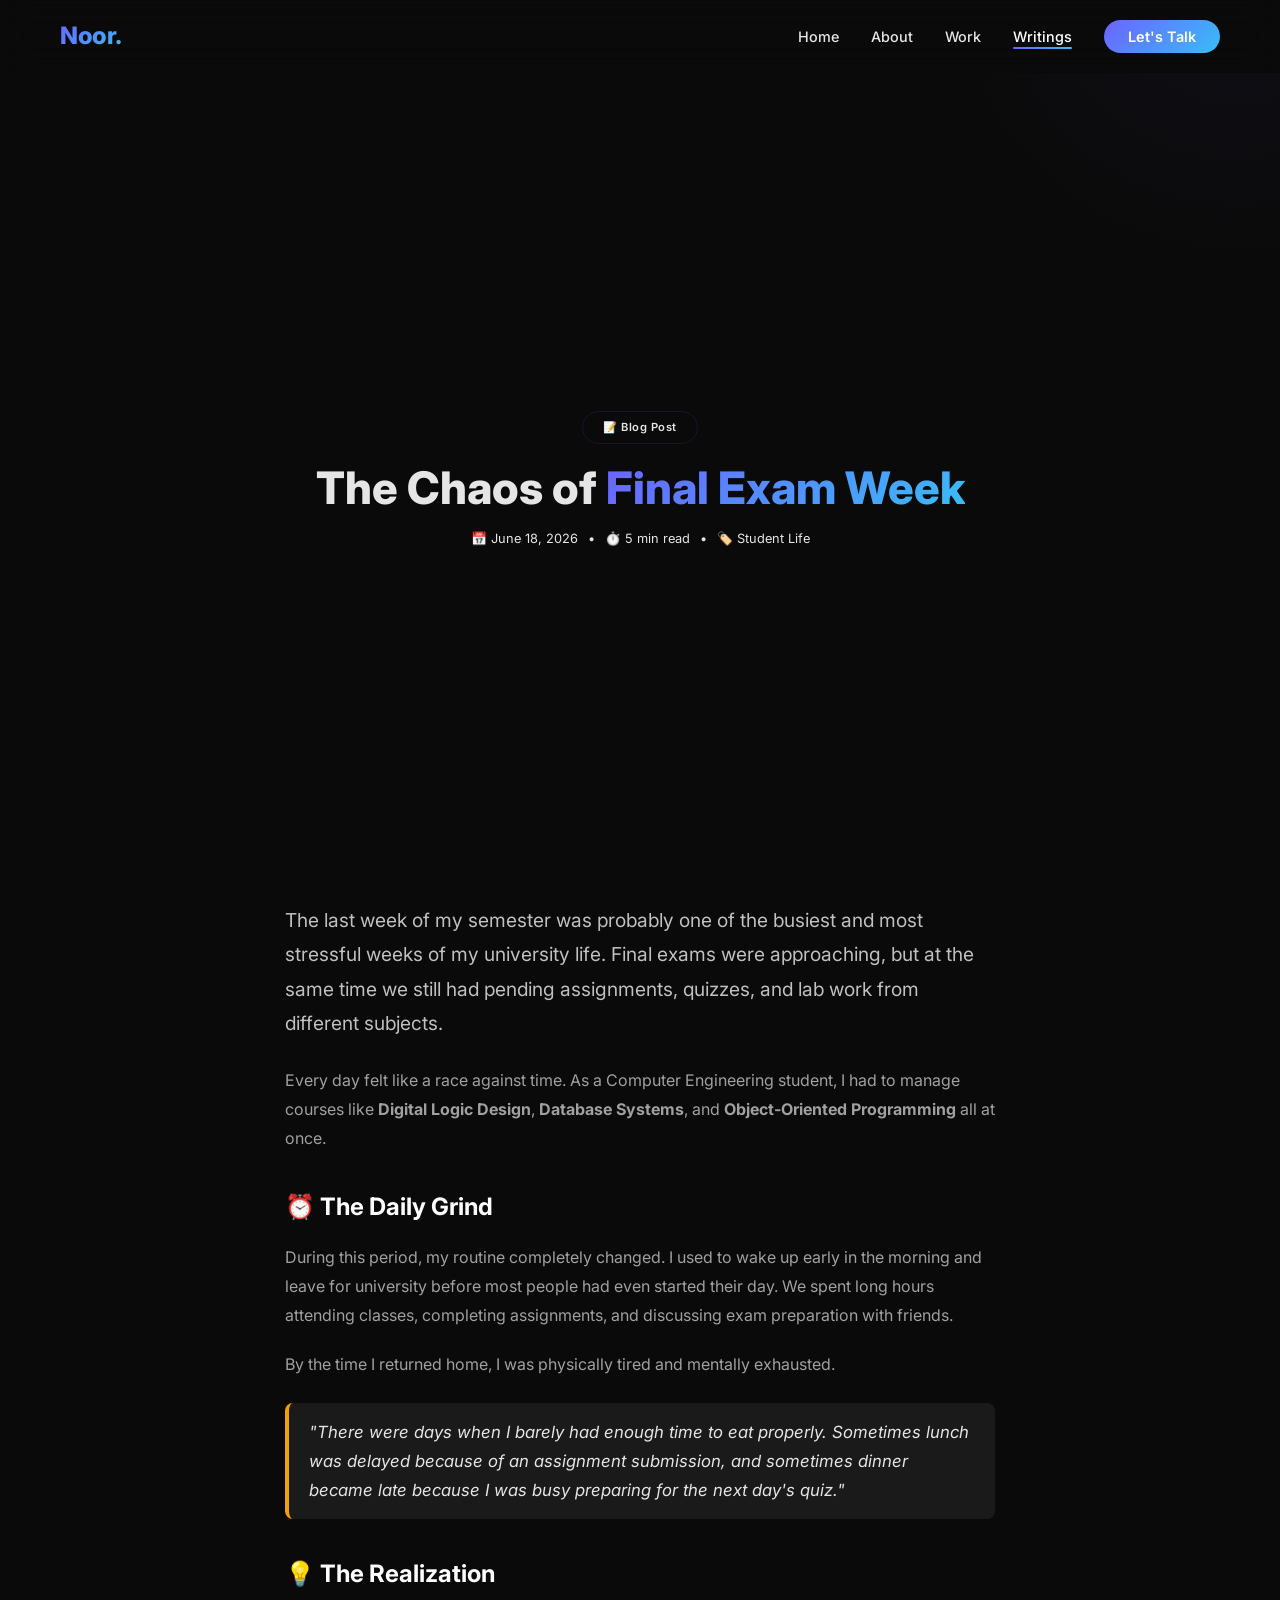
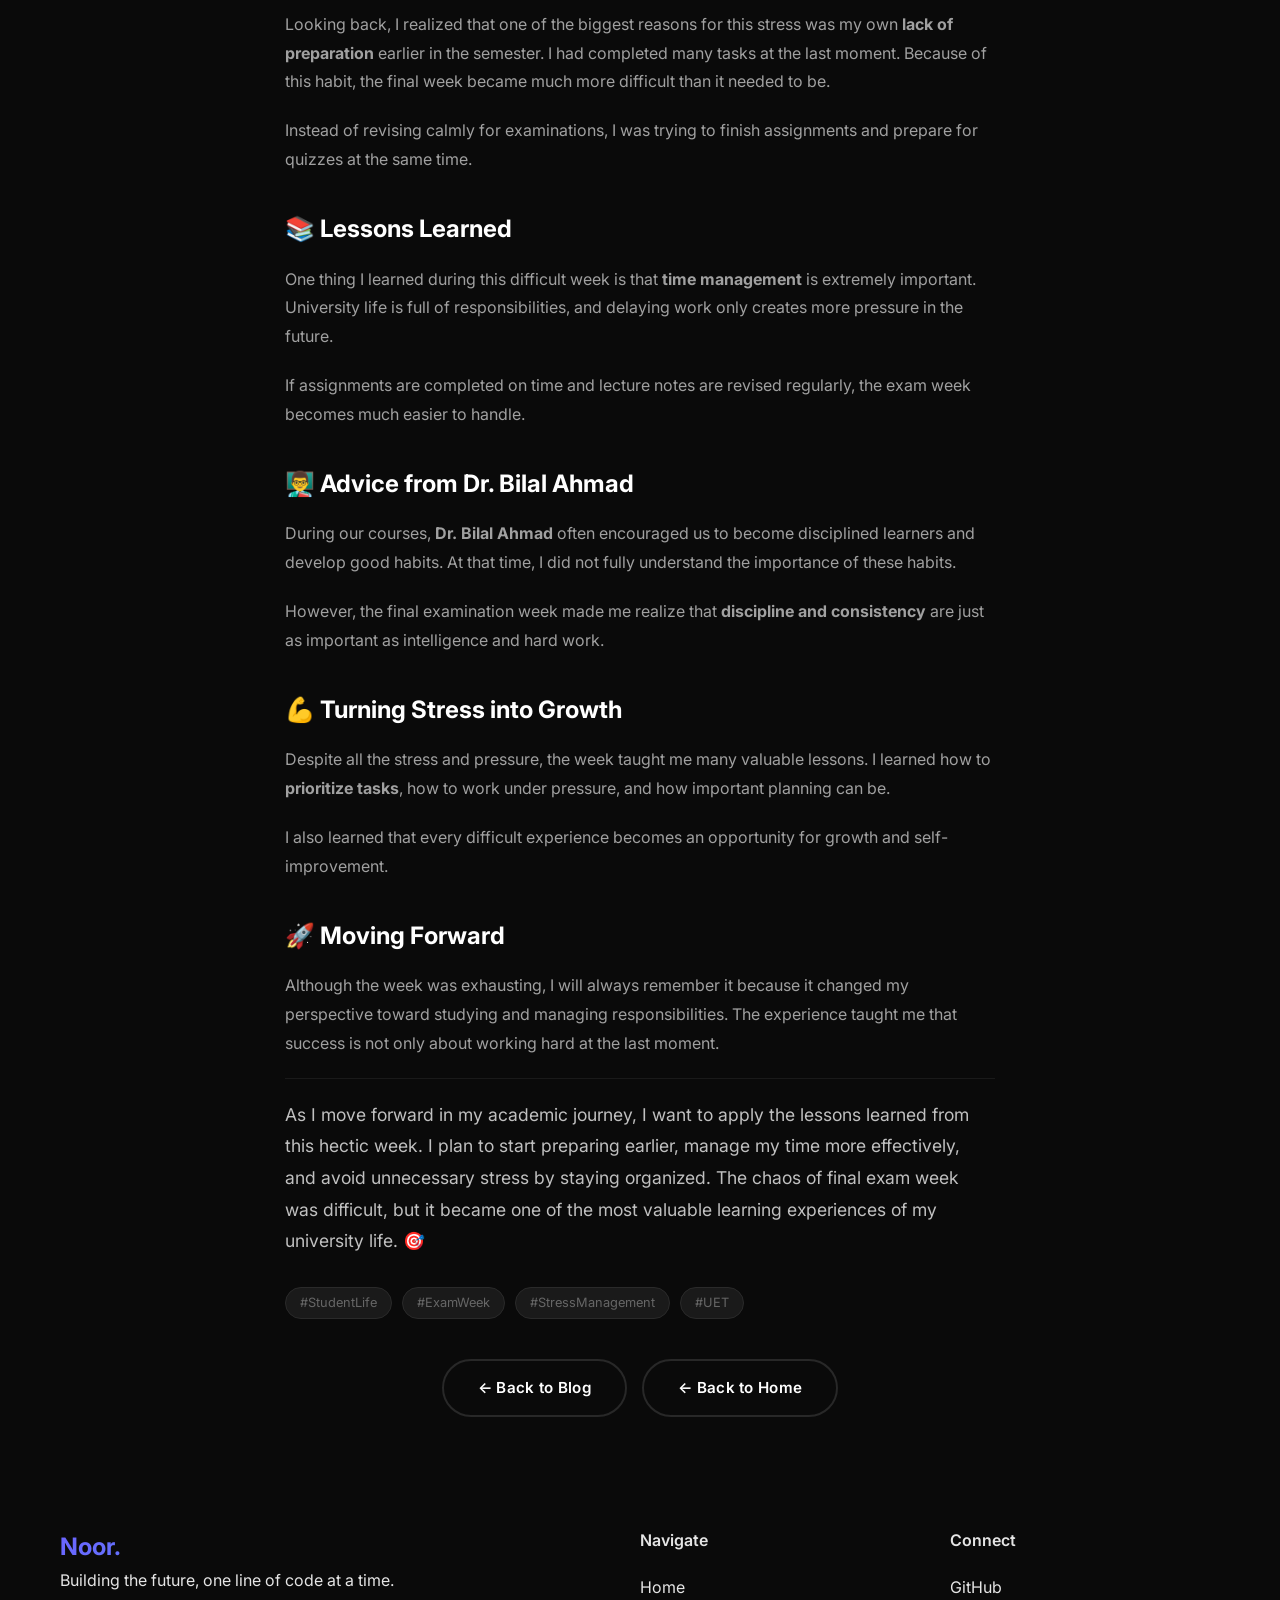
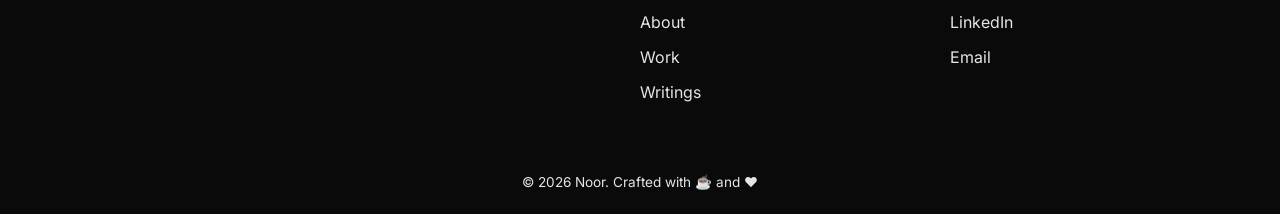
<file: blog/post2.html>
<!DOCTYPE html>
<html lang="en">
<head>
    <meta charset="UTF-8" />
    <meta name="viewport" content="width=device-width, initial-scale=1.0" />

    <title>The Chaos of Final Exam Week | Noor</title>

    <!-- SEO -->
    <meta name="description" content="My experience managing final exam week stress as a Computer Engineering student." />
    <meta name="keywords" content="Noor, Final Exam, Student Life, Stress Management, UET Faisalabad" />
    <meta name="author" content="Noor" />

    <!-- Open Graph -->
    <meta property="og:title" content="The Chaos of Final Exam Week | Noor" />
    <meta property="og:description" content="How I managed stress, deadlines, and pressure during exam week." />
    <meta property="og:type" content="article" />

    <!-- Google Font -->
    <link href="https://fonts.googleapis.com/css2?family=Inter:wght@300;400;600;700;800&display=swap" rel="stylesheet" />

    <link rel="stylesheet" href="../style.css" />
</head>

<body>

    <!-- NAVBAR -->
    <nav class="navbar">
        <div class="logo">Noor.</div>
        <ul class="nav-links">
            <li><a href="../index.html">Home</a></li>
            <li><a href="../about.html">About</a></li>
            <li><a href="../projects.html">Work</a></li>
            <li><a href="../blog.html" class="active">Writings</a></li>
            <li><a href="../contact.html" class="nav-cta">Let's Talk</a></li>
        </ul>
        <button class="hamburger" aria-label="Toggle menu">☰</button>
    </nav>

    <!-- BLOG POST HERO -->
    <section class="hero" style="padding: 60px 20px 40px;">
        <div class="hero-container" style="grid-template-columns: 1fr; text-align: center; max-width: 800px;">
            <div class="hero-text">
                <span class="badge">📝 Blog Post</span>
                <h1 style="font-size: 2.8rem;">The Chaos of <span class="gradient-text">Final Exam Week</span></h1>
                <div class="blog-meta" style="justify-content: center; margin: 15px 0;">
                    <span>📅 June 18, 2026</span>
                    <span>•</span>
                    <span>⏱️ 5 min read</span>
                    <span>•</span>
                    <span>🏷️ Student Life</span>
                </div>
            </div>
        </div>
    </section>

    <!-- BLOG CONTENT -->
    <section style="padding: 20px 0 60px;">
        <div class="container" style="max-width: 750px;">

            <!-- Introduction -->
            <p style="font-size: 1.2rem; color: #c0c0c0; line-height: 1.8; margin-bottom: 25px;">
                The last week of my semester was probably one of the busiest and most stressful weeks of my
                university life. Final exams were approaching, but at the same time we still had pending
                assignments, quizzes, and lab work from different subjects.
            </p>

            <p style="color: #a0a0a0; line-height: 1.8; margin-bottom: 20px;">
                Every day felt like a race against time. As a Computer Engineering student, I had to manage
                courses like <strong>Digital Logic Design</strong>, <strong>Database Systems</strong>, and
                <strong>Object-Oriented Programming</strong> all at once.
            </p>

            <!-- Section 1 -->
            <h2 style="color: #fff; margin: 35px 0 15px;">⏰ The Daily Grind</h2>
            <p style="color: #a0a0a0; line-height: 1.8; margin-bottom: 20px;">
                During this period, my routine completely changed. I used to wake up early in the morning and
                leave for university before most people had even started their day. We spent long hours
                attending classes, completing assignments, and discussing exam preparation with friends.
            </p>
            <p style="color: #a0a0a0; line-height: 1.8; margin-bottom: 20px;">
                By the time I returned home, I was physically tired and mentally exhausted.
            </p>

            <!-- Blockquote -->
            <blockquote style="border-left: 4px solid #f59e0b; padding: 15px 20px; margin: 25px 0; background: #1a1a1a; border-radius: 8px;">
                <p style="color: #e5e5e5; font-style: italic; font-size: 1.05rem;">
                    "There were days when I barely had enough time to eat properly. Sometimes lunch was delayed
                    because of an assignment submission, and sometimes dinner became late because I was busy
                    preparing for the next day's quiz."
                </p>
            </blockquote>

            <!-- Section 2 -->
            <h2 style="color: #fff; margin: 35px 0 15px;">💡 The Realization</h2>
            <p style="color: #a0a0a0; line-height: 1.8; margin-bottom: 20px;">
                Looking back, I realized that one of the biggest reasons for this stress was my own
                <strong>lack of preparation</strong> earlier in the semester. I had completed many tasks at the
                last moment. Because of this habit, the final week became much more difficult than it needed to be.
            </p>
            <p style="color: #a0a0a0; line-height: 1.8; margin-bottom: 20px;">
                Instead of revising calmly for examinations, I was trying to finish assignments and prepare for
                quizzes at the same time.
            </p>

            <!-- Section 3 -->
            <h2 style="color: #fff; margin: 35px 0 15px;">📚 Lessons Learned</h2>
            <p style="color: #a0a0a0; line-height: 1.8; margin-bottom: 20px;">
                One thing I learned during this difficult week is that <strong>time management</strong> is
                extremely important. University life is full of responsibilities, and delaying work only creates
                more pressure in the future.
            </p>
            <p style="color: #a0a0a0; line-height: 1.8; margin-bottom: 20px;">
                If assignments are completed on time and lecture notes are revised regularly, the exam week
                becomes much easier to handle.
            </p>

            <!-- Section 4 -->
            <h2 style="color: #fff; margin: 35px 0 15px;">👨‍🏫 Advice from Dr. Bilal Ahmad</h2>
            <p style="color: #a0a0a0; line-height: 1.8; margin-bottom: 20px;">
                During our courses, <strong>Dr. Bilal Ahmad</strong> often encouraged us to become disciplined
                learners and develop good habits. At that time, I did not fully understand the importance of
                these habits.
            </p>
            <p style="color: #a0a0a0; line-height: 1.8; margin-bottom: 20px;">
                However, the final examination week made me realize that <strong>discipline and consistency</strong>
                are just as important as intelligence and hard work.
            </p>

            <!-- Section 5 -->
            <h2 style="color: #fff; margin: 35px 0 15px;">💪 Turning Stress into Growth</h2>
            <p style="color: #a0a0a0; line-height: 1.8; margin-bottom: 20px;">
                Despite all the stress and pressure, the week taught me many valuable lessons. I learned how to
                <strong>prioritize tasks</strong>, how to work under pressure, and how important planning can be.
            </p>
            <p style="color: #a0a0a0; line-height: 1.8; margin-bottom: 20px;">
                I also learned that every difficult experience becomes an opportunity for growth and
                self-improvement.
            </p>

            <!-- Conclusion -->
            <h2 style="color: #fff; margin: 35px 0 15px;">🚀 Moving Forward</h2>
            <p style="color: #a0a0a0; line-height: 1.8; margin-bottom: 20px;">
                Although the week was exhausting, I will always remember it because it changed my perspective
                toward studying and managing responsibilities. The experience taught me that success is not only
                about working hard at the last moment.
            </p>
            <p style="color: #c0c0c0; line-height: 1.8; font-size: 1.1rem; border-top: 1px solid #1a1a1a; padding-top: 20px;">
                As I move forward in my academic journey, I want to apply the lessons learned from this hectic week.
                I plan to start preparing earlier, manage my time more effectively, and avoid unnecessary stress
                by staying organized. The chaos of final exam week was difficult, but it became one of the most
                valuable learning experiences of my university life. 🎯
            </p>

            <!-- Tags -->
            <div style="margin-top: 30px; display: flex; gap: 10px; flex-wrap: wrap;">
                <span style="background: #1a1a1a; padding: 4px 14px; border-radius: 50px; font-size: 0.8rem; color: #666; border: 1px solid #2a2a2a;">#StudentLife</span>
                <span style="background: #1a1a1a; padding: 4px 14px; border-radius: 50px; font-size: 0.8rem; color: #666; border: 1px solid #2a2a2a;">#ExamWeek</span>
                <span style="background: #1a1a1a; padding: 4px 14px; border-radius: 50px; font-size: 0.8rem; color: #666; border: 1px solid #2a2a2a;">#StressManagement</span>
                <span style="background: #1a1a1a; padding: 4px 14px; border-radius: 50px; font-size: 0.8rem; color: #666; border: 1px solid #2a2a2a;">#UET</span>
            </div>

            <!-- Back to Blog -->
            <div style="text-align: center; margin-top: 40px; display: flex; gap: 15px; justify-content: center; flex-wrap: wrap;">
                <a href="../blog.html" class="btn-secondary">← Back to Blog</a>
                <a href="../index.html" class="btn-secondary">← Back to Home</a>
            </div>

        </div>
    </section>

    <!-- FOOTER -->
    <footer>
        <div class="container">
            <div class="footer-grid">
                <div>
                    <h3>Noor.</h3>
                    <p>Building the future, one line of code at a time.</p>
                </div>
                <div>
                    <h4>Navigate</h4>
                    <a href="../index.html">Home</a>
                    <a href="../about.html">About</a>
                    <a href="../projects.html">Work</a>
                    <a href="../blog.html">Writings</a>
                </div>
                <div>
                    <h4>Connect</h4>
                    <a href="https://github.com/Noor-Fatima.github.io" target="_blank">GitHub</a>
                    <a href="#">LinkedIn</a>
                    <a href="mailto:noofatima45@gmail.com">Email</a>
                </div>
            </div>
            <div class="footer-bottom">
                <p>© 2026 Noor. Crafted with ☕ and ❤️</p>
            </div>
        </div>
    </footer>

    <!-- Mobile Menu Toggle -->
    <script>
        const hamburger = document.querySelector('.hamburger');
        const navLinks = document.querySelector('.nav-links');

        hamburger.addEventListener('click', () => {
            navLinks.classList.toggle('open');
        });
    </script>

</body>
</html>
</file>
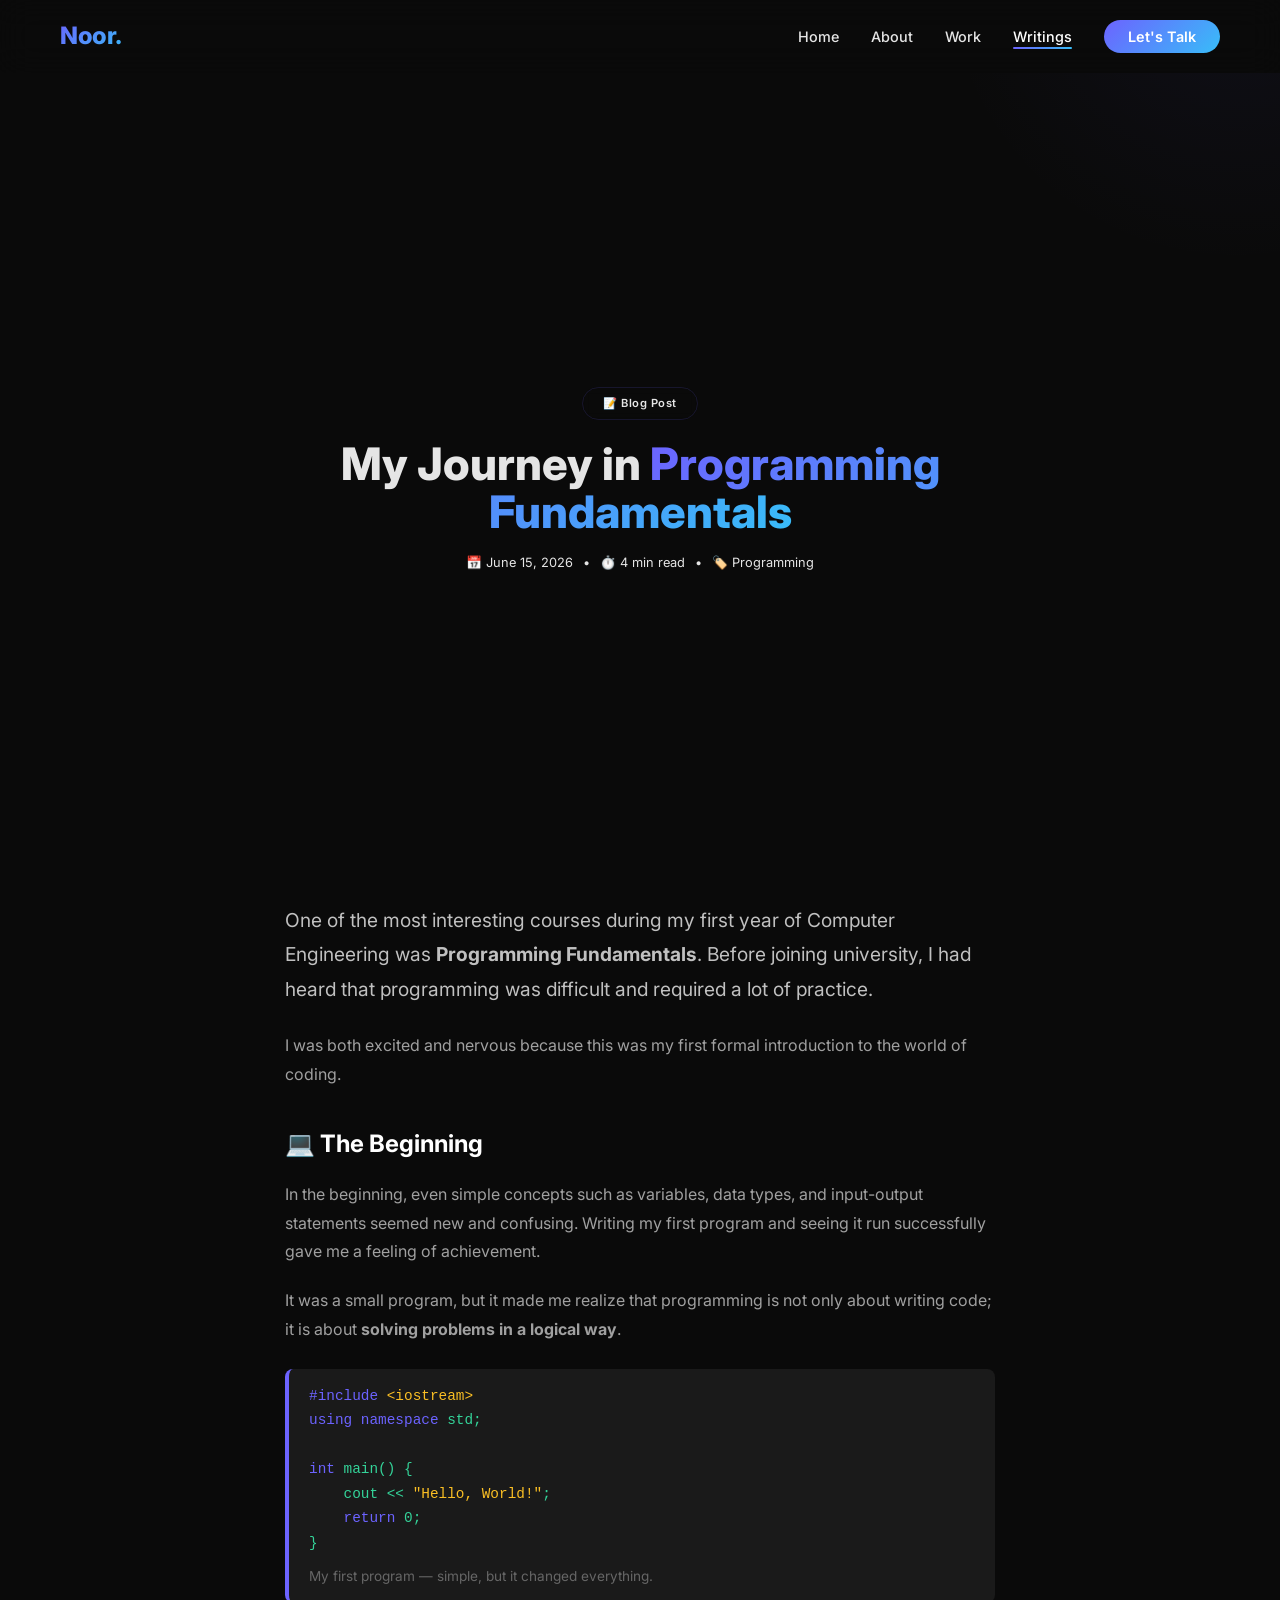
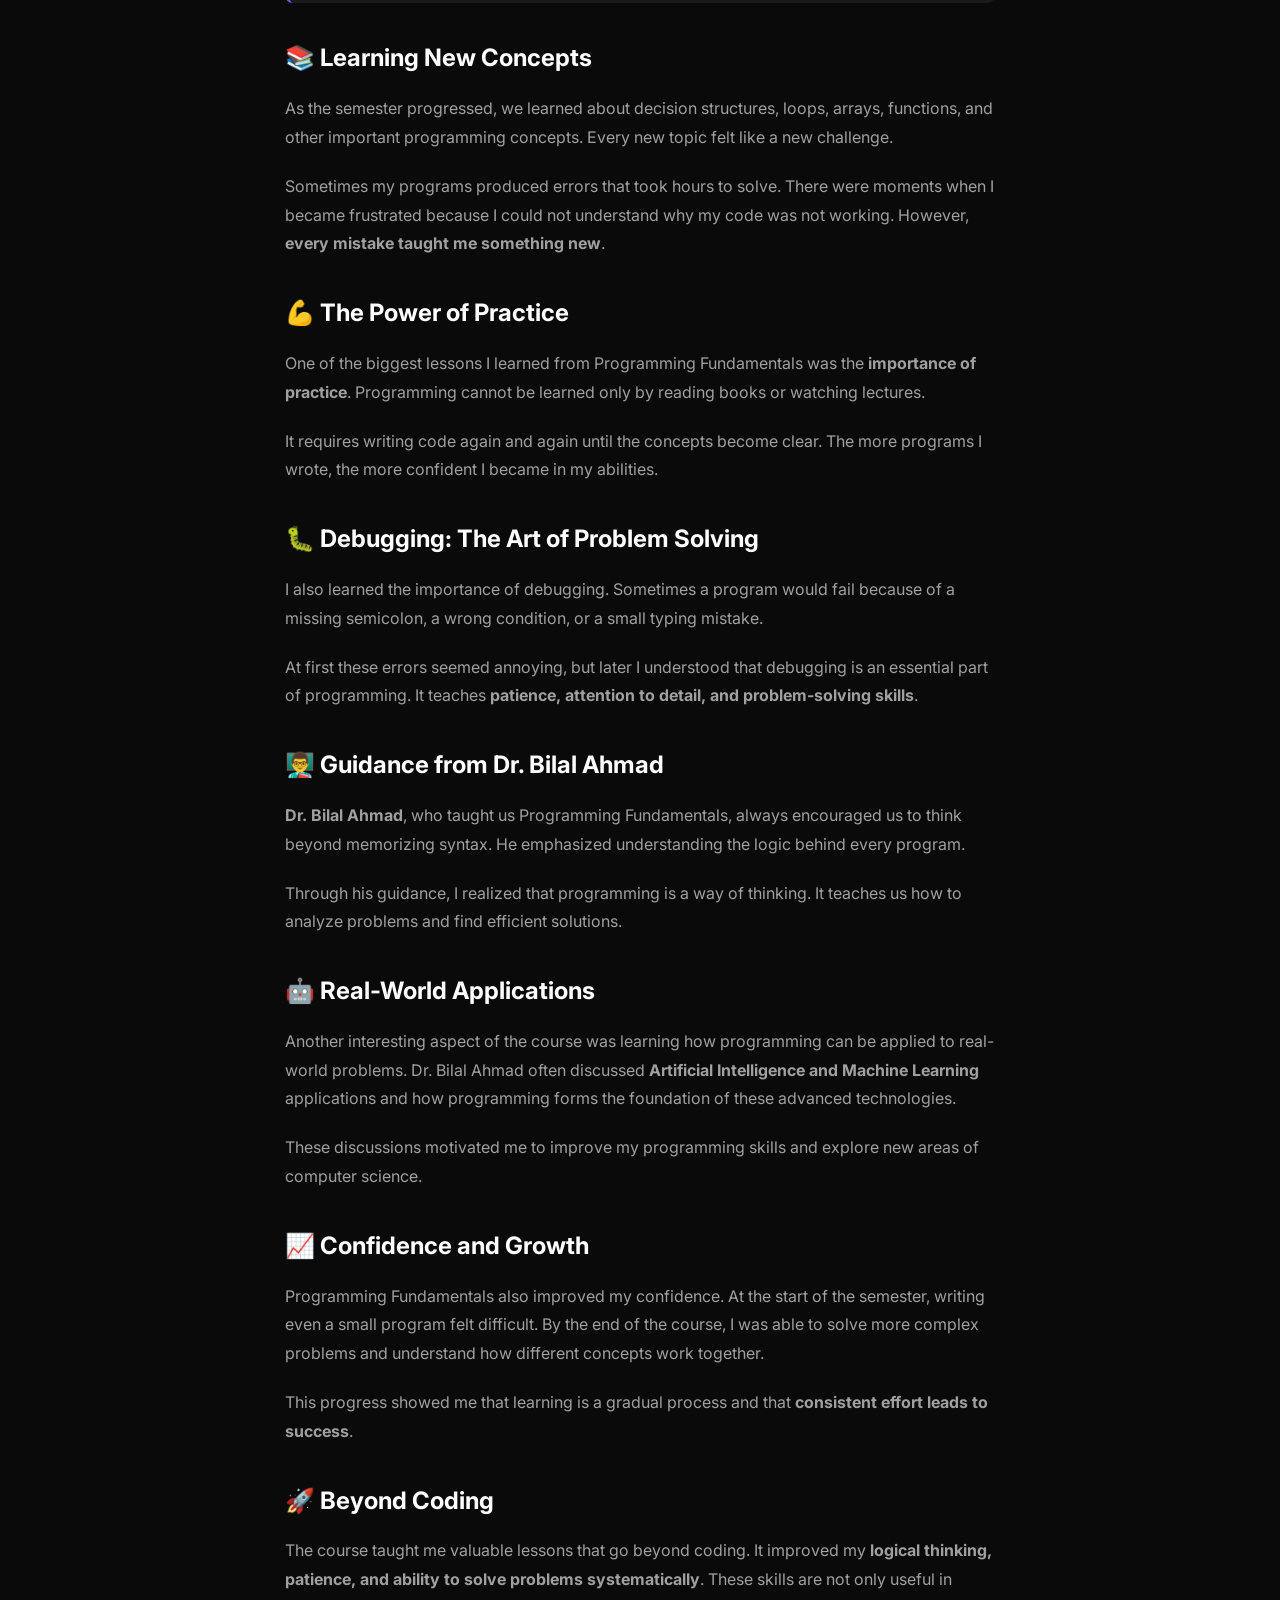
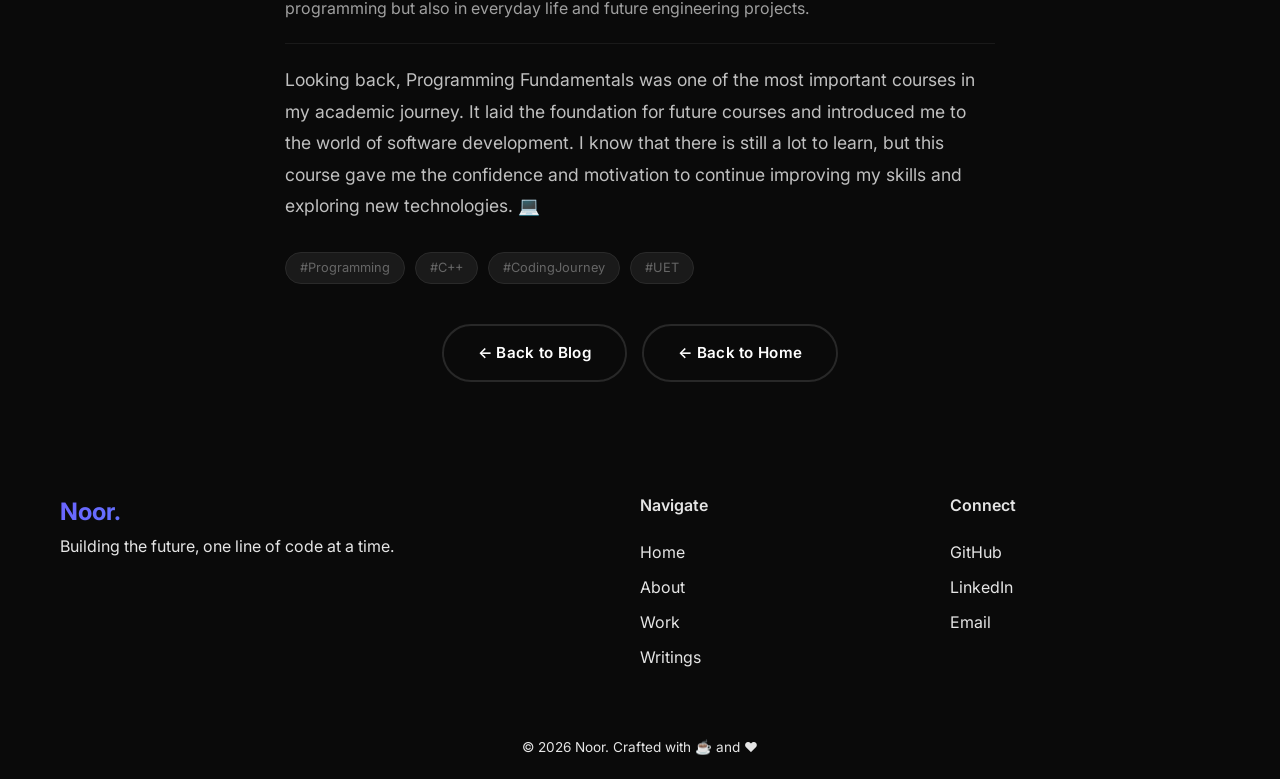
<file: blog/post3.html>
<!DOCTYPE html>
<html lang="en">
<head>
    <meta charset="UTF-8" />
    <meta name="viewport" content="width=device-width, initial-scale=1.0" />

    <title>My Journey in Programming Fundamentals | Noor</title>

    <!-- SEO -->
    <meta name="description" content="My journey learning Programming Fundamentals as a Computer Engineering student." />
    <meta name="keywords" content="Noor, Programming Fundamentals, C++, Computer Engineering, UET Faisalabad" />
    <meta name="author" content="Noor" />

    <!-- Open Graph -->
    <meta property="og:title" content="My Journey in Programming Fundamentals | Noor" />
    <meta property="og:description" content="From writing my first 'Hello World' to solving complex problems." />
    <meta property="og:type" content="article" />

    <!-- Google Font -->
    <link href="https://fonts.googleapis.com/css2?family=Inter:wght@300;400;600;700;800&display=swap" rel="stylesheet" />

    <link rel="stylesheet" href="../style.css" />
</head>

<body>

    <!-- NAVBAR -->
    <nav class="navbar">
        <div class="logo">Noor.</div>
        <ul class="nav-links">
            <li><a href="../index.html">Home</a></li>
            <li><a href="../about.html">About</a></li>
            <li><a href="../projects.html">Work</a></li>
            <li><a href="../blog.html" class="active">Writings</a></li>
            <li><a href="../contact.html" class="nav-cta">Let's Talk</a></li>
        </ul>
        <button class="hamburger" aria-label="Toggle menu">☰</button>
    </nav>

    <!-- BLOG POST HERO -->
    <section class="hero" style="padding: 60px 20px 40px;">
        <div class="hero-container" style="grid-template-columns: 1fr; text-align: center; max-width: 800px;">
            <div class="hero-text">
                <span class="badge">📝 Blog Post</span>
                <h1 style="font-size: 2.8rem;">My Journey in <span class="gradient-text">Programming Fundamentals</span></h1>
                <div class="blog-meta" style="justify-content: center; margin: 15px 0;">
                    <span>📅 June 15, 2026</span>
                    <span>•</span>
                    <span>⏱️ 4 min read</span>
                    <span>•</span>
                    <span>🏷️ Programming</span>
                </div>
            </div>
        </div>
    </section>

    <!-- BLOG CONTENT -->
    <section style="padding: 20px 0 60px;">
        <div class="container" style="max-width: 750px;">

            <!-- Introduction -->
            <p style="font-size: 1.2rem; color: #c0c0c0; line-height: 1.8; margin-bottom: 25px;">
                One of the most interesting courses during my first year of Computer Engineering was
                <strong>Programming Fundamentals</strong>. Before joining university, I had heard that
                programming was difficult and required a lot of practice.
            </p>

            <p style="color: #a0a0a0; line-height: 1.8; margin-bottom: 20px;">
                I was both excited and nervous because this was my first formal introduction to the world of coding.
            </p>

            <!-- Section 1 -->
            <h2 style="color: #fff; margin: 35px 0 15px;">💻 The Beginning</h2>
            <p style="color: #a0a0a0; line-height: 1.8; margin-bottom: 20px;">
                In the beginning, even simple concepts such as variables, data types, and input-output statements
                seemed new and confusing. Writing my first program and seeing it run successfully gave me a
                feeling of achievement.
            </p>
            <p style="color: #a0a0a0; line-height: 1.8; margin-bottom: 20px;">
                It was a small program, but it made me realize that programming is not only about writing code;
                it is about <strong>solving problems in a logical way</strong>.
            </p>

            <!-- Blockquote - Code Snippet -->
            <blockquote style="border-left: 4px solid #6C63FF; padding: 15px 20px; margin: 25px 0; background: #1a1a1a; border-radius: 8px;">
                <pre style="color: #34d399; font-family: 'Courier New', monospace; font-size: 0.9rem; margin: 0;">
<span style="color: #6C63FF;">#include</span> <span style="color: #fbbf24;">&lt;iostream&gt;</span>
<span style="color: #6C63FF;">using namespace</span> std;

<span style="color: #6C63FF;">int</span> <span style="color: #34d399;">main</span>() {
    cout << <span style="color: #fbbf24;">"Hello, World!"</span>;
    <span style="color: #6C63FF;">return</span> 0;
}</pre>
                <p style="color: #666; font-size: 0.85rem; margin-top: 10px;">My first program — simple, but it changed everything.</p>
            </blockquote>

            <!-- Section 2 -->
            <h2 style="color: #fff; margin: 35px 0 15px;">📚 Learning New Concepts</h2>
            <p style="color: #a0a0a0; line-height: 1.8; margin-bottom: 20px;">
                As the semester progressed, we learned about decision structures, loops, arrays, functions,
                and other important programming concepts. Every new topic felt like a new challenge.
            </p>
            <p style="color: #a0a0a0; line-height: 1.8; margin-bottom: 20px;">
                Sometimes my programs produced errors that took hours to solve. There were moments when I became
                frustrated because I could not understand why my code was not working. However,
                <strong>every mistake taught me something new</strong>.
            </p>

            <!-- Section 3 -->
            <h2 style="color: #fff; margin: 35px 0 15px;">💪 The Power of Practice</h2>
            <p style="color: #a0a0a0; line-height: 1.8; margin-bottom: 20px;">
                One of the biggest lessons I learned from Programming Fundamentals was the
                <strong>importance of practice</strong>. Programming cannot be learned only by reading books
                or watching lectures.
            </p>
            <p style="color: #a0a0a0; line-height: 1.8; margin-bottom: 20px;">
                It requires writing code again and again until the concepts become clear. The more programs I
                wrote, the more confident I became in my abilities.
            </p>

            <!-- Section 4 -->
            <h2 style="color: #fff; margin: 35px 0 15px;">🐛 Debugging: The Art of Problem Solving</h2>
            <p style="color: #a0a0a0; line-height: 1.8; margin-bottom: 20px;">
                I also learned the importance of debugging. Sometimes a program would fail because of a
                missing semicolon, a wrong condition, or a small typing mistake.
            </p>
            <p style="color: #a0a0a0; line-height: 1.8; margin-bottom: 20px;">
                At first these errors seemed annoying, but later I understood that debugging is an essential
                part of programming. It teaches <strong>patience, attention to detail, and problem-solving skills</strong>.
            </p>

            <!-- Section 5 -->
            <h2 style="color: #fff; margin: 35px 0 15px;">👨‍🏫 Guidance from Dr. Bilal Ahmad</h2>
            <p style="color: #a0a0a0; line-height: 1.8; margin-bottom: 20px;">
                <strong>Dr. Bilal Ahmad</strong>, who taught us Programming Fundamentals, always encouraged us
                to think beyond memorizing syntax. He emphasized understanding the logic behind every program.
            </p>
            <p style="color: #a0a0a0; line-height: 1.8; margin-bottom: 20px;">
                Through his guidance, I realized that programming is a way of thinking. It teaches us how to
                analyze problems and find efficient solutions.
            </p>

            <!-- Section 6 -->
            <h2 style="color: #fff; margin: 35px 0 15px;">🤖 Real-World Applications</h2>
            <p style="color: #a0a0a0; line-height: 1.8; margin-bottom: 20px;">
                Another interesting aspect of the course was learning how programming can be applied to
                real-world problems. Dr. Bilal Ahmad often discussed
                <strong>Artificial Intelligence and Machine Learning</strong> applications and how programming
                forms the foundation of these advanced technologies.
            </p>
            <p style="color: #a0a0a0; line-height: 1.8; margin-bottom: 20px;">
                These discussions motivated me to improve my programming skills and explore new areas of
                computer science.
            </p>

            <!-- Section 7 -->
            <h2 style="color: #fff; margin: 35px 0 15px;">📈 Confidence and Growth</h2>
            <p style="color: #a0a0a0; line-height: 1.8; margin-bottom: 20px;">
                Programming Fundamentals also improved my confidence. At the start of the semester, writing
                even a small program felt difficult. By the end of the course, I was able to solve more
                complex problems and understand how different concepts work together.
            </p>
            <p style="color: #a0a0a0; line-height: 1.8; margin-bottom: 20px;">
                This progress showed me that learning is a gradual process and that
                <strong>consistent effort leads to success</strong>.
            </p>

            <!-- Conclusion -->
            <h2 style="color: #fff; margin: 35px 0 15px;">🚀 Beyond Coding</h2>
            <p style="color: #a0a0a0; line-height: 1.8; margin-bottom: 20px;">
                The course taught me valuable lessons that go beyond coding. It improved my
                <strong>logical thinking, patience, and ability to solve problems systematically</strong>.
                These skills are not only useful in programming but also in everyday life and future
                engineering projects.
            </p>
            <p style="color: #c0c0c0; line-height: 1.8; font-size: 1.1rem; border-top: 1px solid #1a1a1a; padding-top: 20px;">
                Looking back, Programming Fundamentals was one of the most important courses in my academic
                journey. It laid the foundation for future courses and introduced me to the world of software
                development. I know that there is still a lot to learn, but this course gave me the confidence
                and motivation to continue improving my skills and exploring new technologies. 💻
            </p>

            <!-- Tags -->
            <div style="margin-top: 30px; display: flex; gap: 10px; flex-wrap: wrap;">
                <span style="background: #1a1a1a; padding: 4px 14px; border-radius: 50px; font-size: 0.8rem; color: #666; border: 1px solid #2a2a2a;">#Programming</span>
                <span style="background: #1a1a1a; padding: 4px 14px; border-radius: 50px; font-size: 0.8rem; color: #666; border: 1px solid #2a2a2a;">#C++</span>
                <span style="background: #1a1a1a; padding: 4px 14px; border-radius: 50px; font-size: 0.8rem; color: #666; border: 1px solid #2a2a2a;">#CodingJourney</span>
                <span style="background: #1a1a1a; padding: 4px 14px; border-radius: 50px; font-size: 0.8rem; color: #666; border: 1px solid #2a2a2a;">#UET</span>
            </div>

            <!-- Back to Blog -->
            <div style="text-align: center; margin-top: 40px; display: flex; gap: 15px; justify-content: center; flex-wrap: wrap;">
                <a href="../blog.html" class="btn-secondary">← Back to Blog</a>
                <a href="../index.html" class="btn-secondary">← Back to Home</a>
            </div>

        </div>
    </section>

    <!-- FOOTER -->
    <footer>
        <div class="container">
            <div class="footer-grid">
                <div>
                    <h3>Noor.</h3>
                    <p>Building the future, one line of code at a time.</p>
                </div>
                <div>
                    <h4>Navigate</h4>
                    <a href="../index.html">Home</a>
                    <a href="../about.html">About</a>
                    <a href="../projects.html">Work</a>
                    <a href="../blog.html">Writings</a>
                </div>
                <div>
                    <h4>Connect</h4>
                    <a href="https://github.com/Noor-Fatima.github.io" target="_blank">GitHub</a>
                    <a href="#">LinkedIn</a>
                    <a href="mailto:noofatima45@gmail.com">Email</a>
                </div>
            </div>
            <div class="footer-bottom">
                <p>© 2026 Noor. Crafted with ☕ and ❤️</p>
            </div>
        </div>
    </footer>

    <!-- Mobile Menu Toggle -->
    <script>
        const hamburger = document.querySelector('.hamburger');
        const navLinks = document.querySelector('.nav-links');

        hamburger.addEventListener('click', () => {
            navLinks.classList.toggle('open');
        });
    </script>

</body>
</html>
</file>
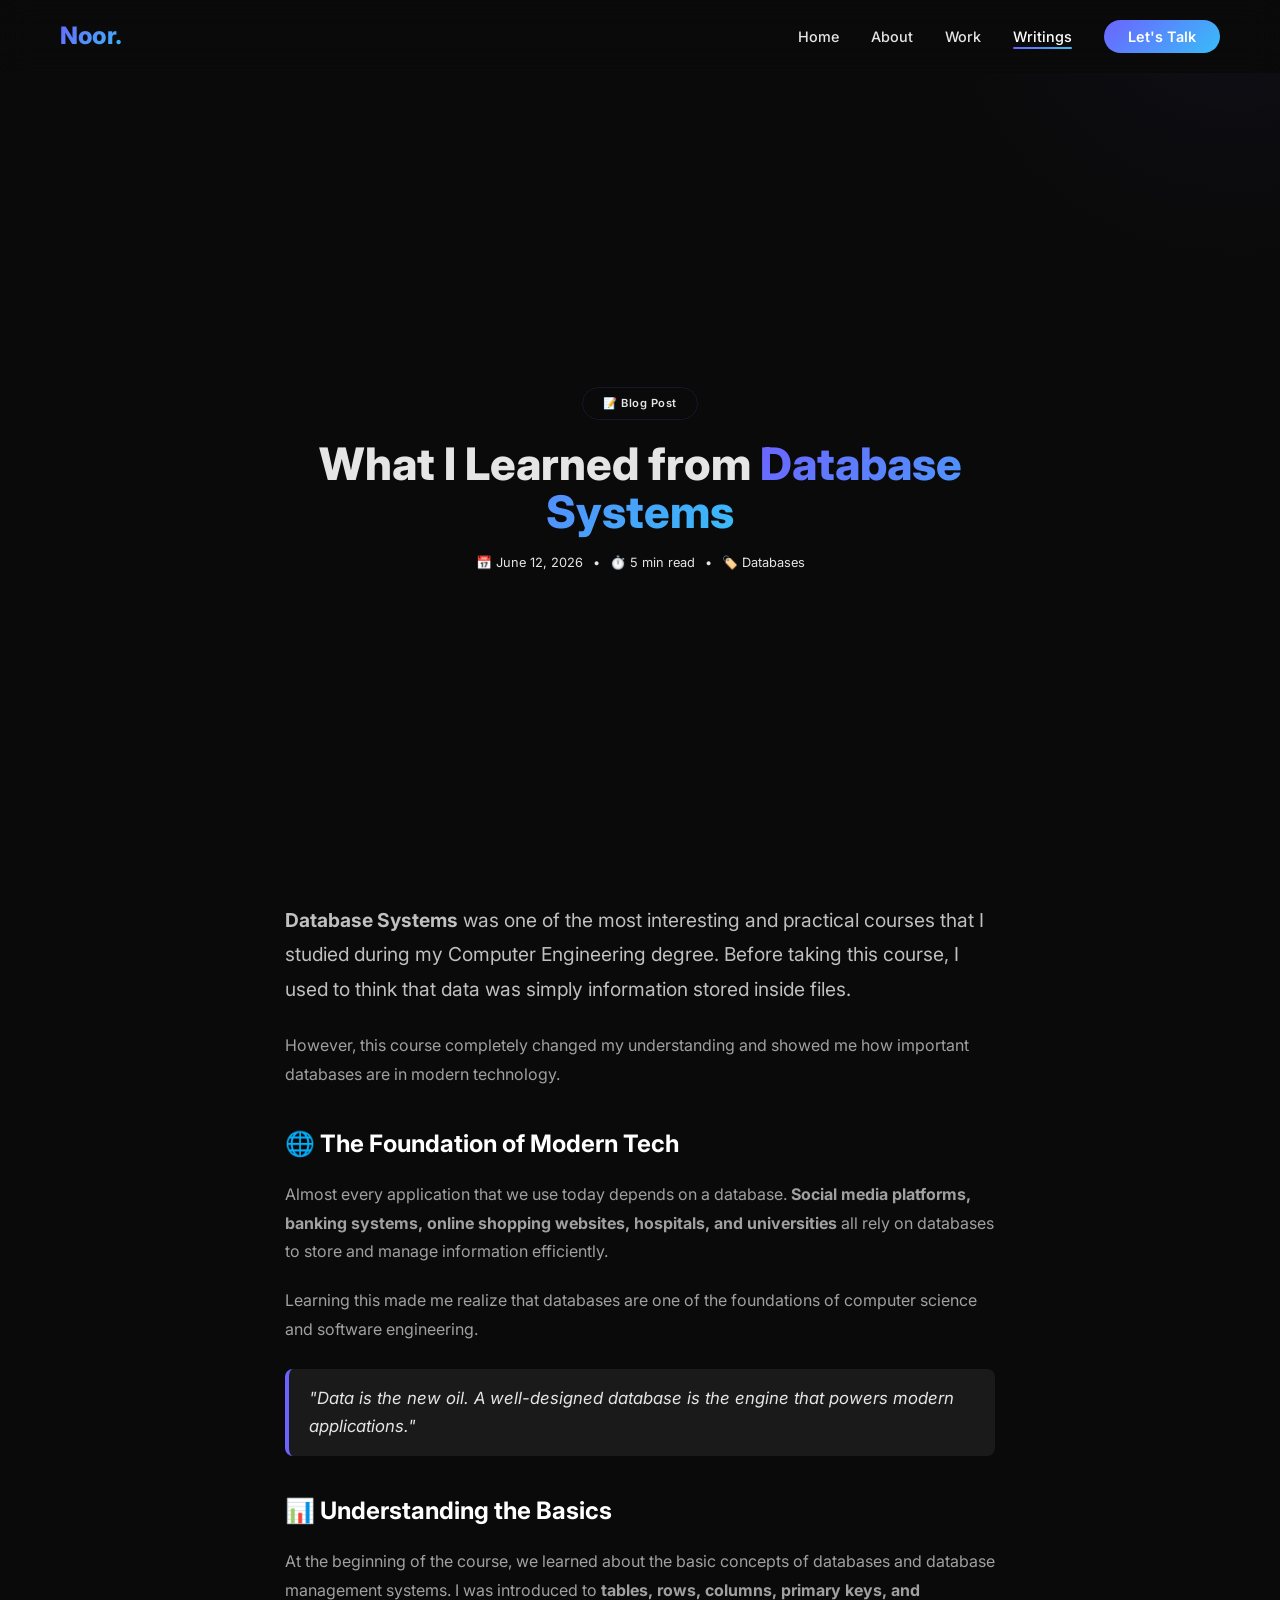
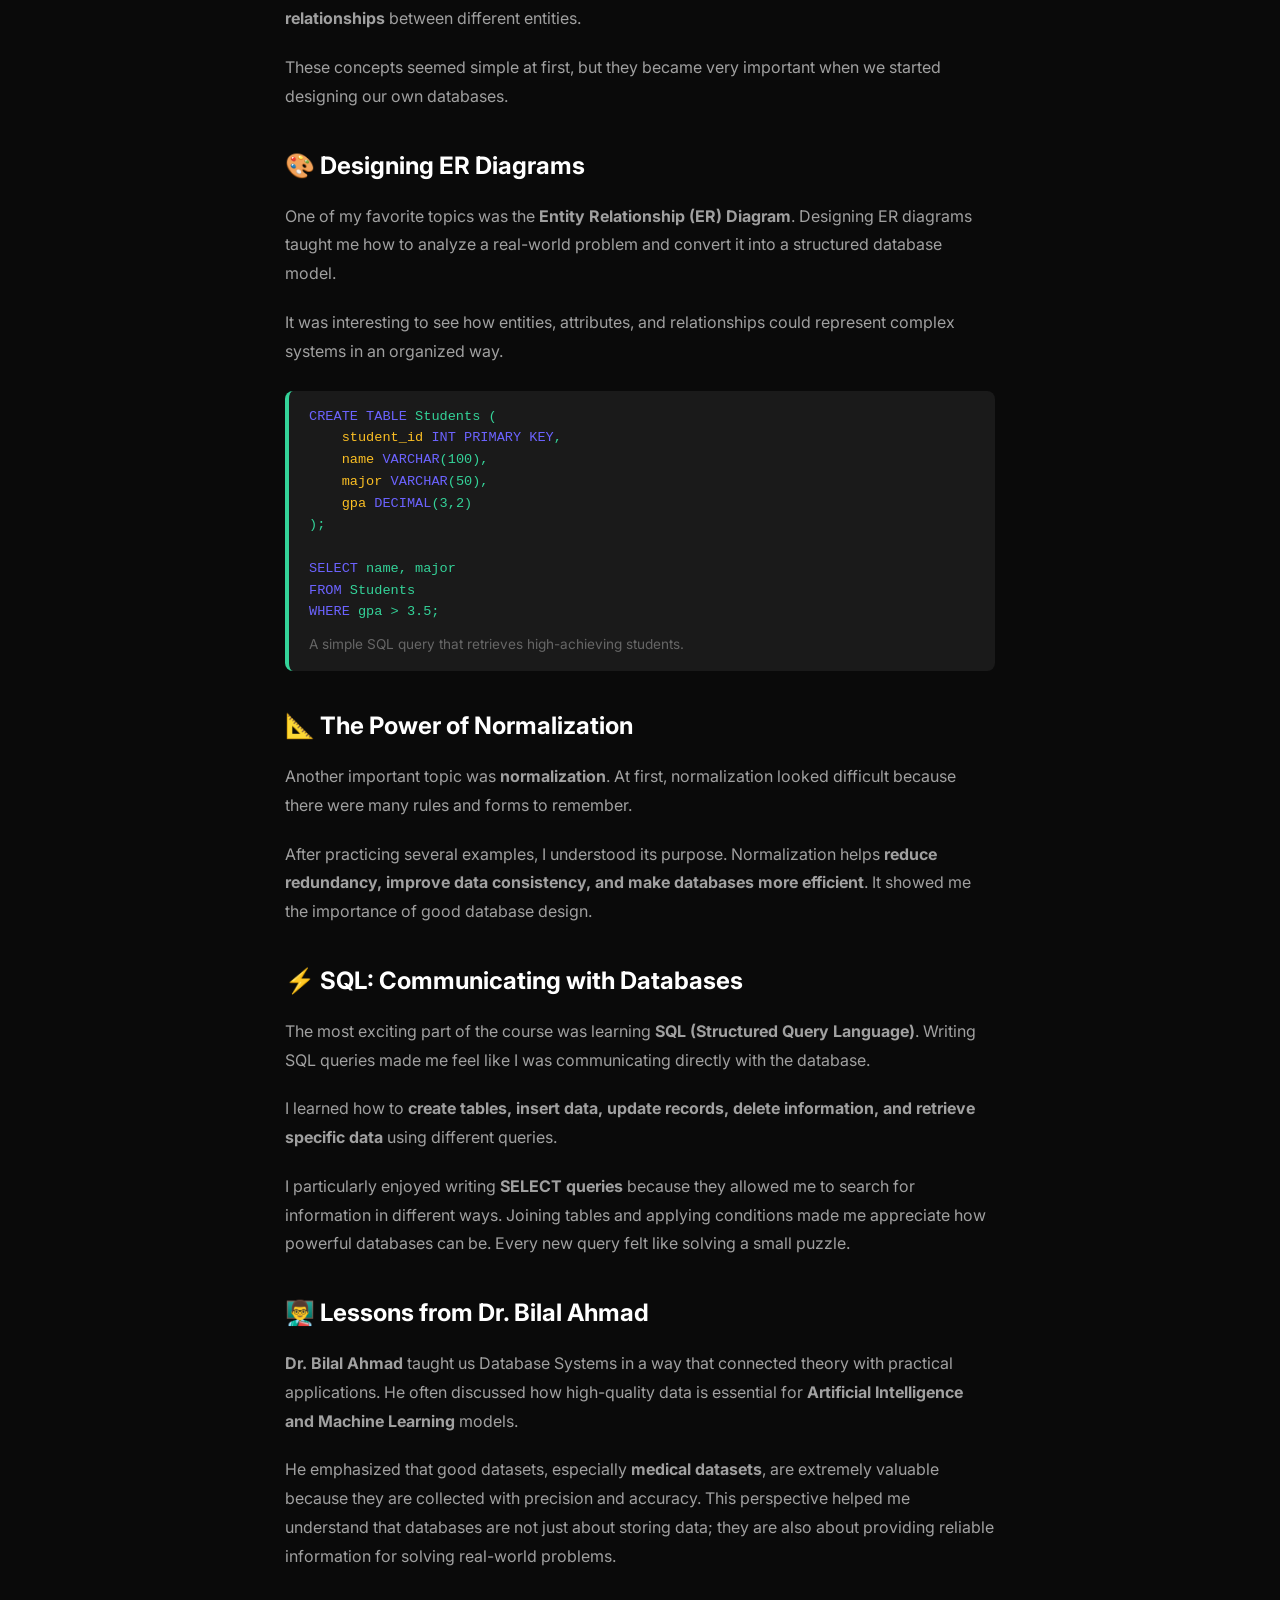
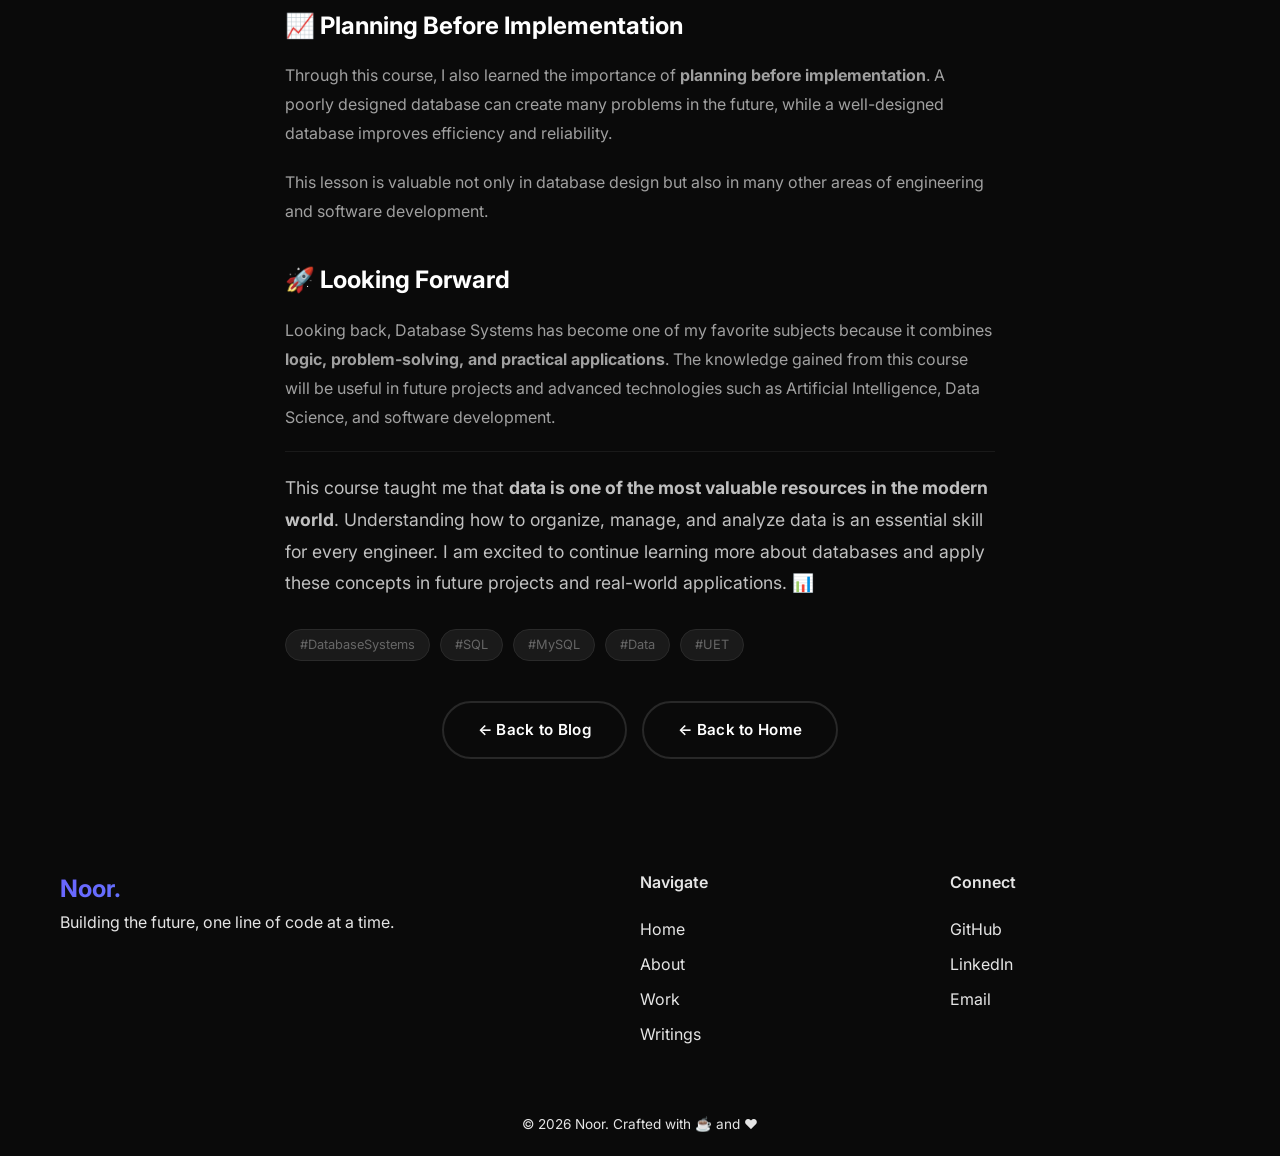
<file: blog/post4.html>
<!DOCTYPE html>
<html lang="en">
<head>
    <meta charset="UTF-8" />
    <meta name="viewport" content="width=device-width, initial-scale=1.0" />

    <title>What I Learned from Database Systems | Noor</title>

    <!-- SEO -->
    <meta name="description" content="What I learned from Database Systems as a Computer Engineering student." />
    <meta name="keywords" content="Noor, Database Systems, SQL, MySQL, Computer Engineering, UET Faisalabad" />
    <meta name="author" content="Noor" />

    <!-- Open Graph -->
    <meta property="og:title" content="What I Learned from Database Systems | Noor" />
    <meta property="og:description" content="Understanding SQL, relational databases, and data organization concepts." />
    <meta property="og:type" content="article" />

    <!-- Google Font -->
    <link href="https://fonts.googleapis.com/css2?family=Inter:wght@300;400;600;700;800&display=swap" rel="stylesheet" />

    <link rel="stylesheet" href="../style.css" />
</head>

<body>

    <!-- NAVBAR -->
    <nav class="navbar">
        <div class="logo">Noor.</div>
        <ul class="nav-links">
            <li><a href="../index.html">Home</a></li>
            <li><a href="../about.html">About</a></li>
            <li><a href="../projects.html">Work</a></li>
            <li><a href="../blog.html" class="active">Writings</a></li>
            <li><a href="../contact.html" class="nav-cta">Let's Talk</a></li>
        </ul>
        <button class="hamburger" aria-label="Toggle menu">☰</button>
    </nav>

    <!-- BLOG POST HERO -->
    <section class="hero" style="padding: 60px 20px 40px;">
        <div class="hero-container" style="grid-template-columns: 1fr; text-align: center; max-width: 800px;">
            <div class="hero-text">
                <span class="badge">📝 Blog Post</span>
                <h1 style="font-size: 2.8rem;">What I Learned from <span class="gradient-text">Database Systems</span></h1>
                <div class="blog-meta" style="justify-content: center; margin: 15px 0;">
                    <span>📅 June 12, 2026</span>
                    <span>•</span>
                    <span>⏱️ 5 min read</span>
                    <span>•</span>
                    <span>🏷️ Databases</span>
                </div>
            </div>
        </div>
    </section>

    <!-- BLOG CONTENT -->
    <section style="padding: 20px 0 60px;">
        <div class="container" style="max-width: 750px;">

            <!-- Introduction -->
            <p style="font-size: 1.2rem; color: #c0c0c0; line-height: 1.8; margin-bottom: 25px;">
                <strong>Database Systems</strong> was one of the most interesting and practical courses that I
                studied during my Computer Engineering degree. Before taking this course, I used to think that
                data was simply information stored inside files.
            </p>

            <p style="color: #a0a0a0; line-height: 1.8; margin-bottom: 20px;">
                However, this course completely changed my understanding and showed me how important databases
                are in modern technology.
            </p>

            <!-- Section 1 -->
            <h2 style="color: #fff; margin: 35px 0 15px;">🌐 The Foundation of Modern Tech</h2>
            <p style="color: #a0a0a0; line-height: 1.8; margin-bottom: 20px;">
                Almost every application that we use today depends on a database.
                <strong>Social media platforms, banking systems, online shopping websites, hospitals, and
                universities</strong> all rely on databases to store and manage information efficiently.
            </p>
            <p style="color: #a0a0a0; line-height: 1.8; margin-bottom: 20px;">
                Learning this made me realize that databases are one of the foundations of computer science
                and software engineering.
            </p>

            <!-- Blockquote -->
            <blockquote style="border-left: 4px solid #6C63FF; padding: 15px 20px; margin: 25px 0; background: #1a1a1a; border-radius: 8px;">
                <p style="color: #e5e5e5; font-style: italic; font-size: 1.05rem;">
                    "Data is the new oil. A well-designed database is the engine that powers modern applications."
                </p>
            </blockquote>

            <!-- Section 2 -->
            <h2 style="color: #fff; margin: 35px 0 15px;">📊 Understanding the Basics</h2>
            <p style="color: #a0a0a0; line-height: 1.8; margin-bottom: 20px;">
                At the beginning of the course, we learned about the basic concepts of databases and database
                management systems. I was introduced to <strong>tables, rows, columns, primary keys, and
                relationships</strong> between different entities.
            </p>
            <p style="color: #a0a0a0; line-height: 1.8; margin-bottom: 20px;">
                These concepts seemed simple at first, but they became very important when we started designing
                our own databases.
            </p>

            <!-- Section 3 -->
            <h2 style="color: #fff; margin: 35px 0 15px;">🎨 Designing ER Diagrams</h2>
            <p style="color: #a0a0a0; line-height: 1.8; margin-bottom: 20px;">
                One of my favorite topics was the <strong>Entity Relationship (ER) Diagram</strong>. Designing
                ER diagrams taught me how to analyze a real-world problem and convert it into a structured
                database model.
            </p>
            <p style="color: #a0a0a0; line-height: 1.8; margin-bottom: 20px;">
                It was interesting to see how entities, attributes, and relationships could represent complex
                systems in an organized way.
            </p>

            <!-- SQL Code Snippet -->
            <blockquote style="border-left: 4px solid #34d399; padding: 15px 20px; margin: 25px 0; background: #1a1a1a; border-radius: 8px;">
                <pre style="color: #34d399; font-family: 'Courier New', monospace; font-size: 0.85rem; margin: 0; line-height: 1.6;">
<span style="color: #6C63FF;">CREATE TABLE</span> Students (
    <span style="color: #fbbf24;">student_id</span> <span style="color: #6C63FF;">INT PRIMARY KEY</span>,
    <span style="color: #fbbf24;">name</span> <span style="color: #6C63FF;">VARCHAR</span>(100),
    <span style="color: #fbbf24;">major</span> <span style="color: #6C63FF;">VARCHAR</span>(50),
    <span style="color: #fbbf24;">gpa</span> <span style="color: #6C63FF;">DECIMAL</span>(3,2)
);

<span style="color: #6C63FF;">SELECT</span> name, major
<span style="color: #6C63FF;">FROM</span> Students
<span style="color: #6C63FF;">WHERE</span> gpa > 3.5;</pre>
                <p style="color: #666; font-size: 0.85rem; margin-top: 10px;">A simple SQL query that retrieves high-achieving students.</p>
            </blockquote>

            <!-- Section 4 -->
            <h2 style="color: #fff; margin: 35px 0 15px;">📐 The Power of Normalization</h2>
            <p style="color: #a0a0a0; line-height: 1.8; margin-bottom: 20px;">
                Another important topic was <strong>normalization</strong>. At first, normalization looked
                difficult because there were many rules and forms to remember.
            </p>
            <p style="color: #a0a0a0; line-height: 1.8; margin-bottom: 20px;">
                After practicing several examples, I understood its purpose. Normalization helps
                <strong>reduce redundancy, improve data consistency, and make databases more efficient</strong>.
                It showed me the importance of good database design.
            </p>

            <!-- Section 5 -->
            <h2 style="color: #fff; margin: 35px 0 15px;">⚡ SQL: Communicating with Databases</h2>
            <p style="color: #a0a0a0; line-height: 1.8; margin-bottom: 20px;">
                The most exciting part of the course was learning <strong>SQL (Structured Query Language)</strong>.
                Writing SQL queries made me feel like I was communicating directly with the database.
            </p>
            <p style="color: #a0a0a0; line-height: 1.8; margin-bottom: 20px;">
                I learned how to <strong>create tables, insert data, update records, delete information, and
                retrieve specific data</strong> using different queries.
            </p>
            <p style="color: #a0a0a0; line-height: 1.8; margin-bottom: 20px;">
                I particularly enjoyed writing <strong>SELECT queries</strong> because they allowed me to search
                for information in different ways. Joining tables and applying conditions made me appreciate
                how powerful databases can be. Every new query felt like solving a small puzzle.
            </p>

            <!-- Section 6 -->
            <h2 style="color: #fff; margin: 35px 0 15px;">👨‍🏫 Lessons from Dr. Bilal Ahmad</h2>
            <p style="color: #a0a0a0; line-height: 1.8; margin-bottom: 20px;">
                <strong>Dr. Bilal Ahmad</strong> taught us Database Systems in a way that connected theory with
                practical applications. He often discussed how high-quality data is essential for
                <strong>Artificial Intelligence and Machine Learning</strong> models.
            </p>
            <p style="color: #a0a0a0; line-height: 1.8; margin-bottom: 20px;">
                He emphasized that good datasets, especially <strong>medical datasets</strong>, are extremely
                valuable because they are collected with precision and accuracy. This perspective helped me
                understand that databases are not just about storing data; they are also about providing
                reliable information for solving real-world problems.
            </p>

            <!-- Section 7 -->
            <h2 style="color: #fff; margin: 35px 0 15px;">📈 Planning Before Implementation</h2>
            <p style="color: #a0a0a0; line-height: 1.8; margin-bottom: 20px;">
                Through this course, I also learned the importance of <strong>planning before implementation</strong>.
                A poorly designed database can create many problems in the future, while a well-designed database
                improves efficiency and reliability.
            </p>
            <p style="color: #a0a0a0; line-height: 1.8; margin-bottom: 20px;">
                This lesson is valuable not only in database design but also in many other areas of engineering
                and software development.
            </p>

            <!-- Conclusion -->
            <h2 style="color: #fff; margin: 35px 0 15px;">🚀 Looking Forward</h2>
            <p style="color: #a0a0a0; line-height: 1.8; margin-bottom: 20px;">
                Looking back, Database Systems has become one of my favorite subjects because it combines
                <strong>logic, problem-solving, and practical applications</strong>. The knowledge gained from
                this course will be useful in future projects and advanced technologies such as
                Artificial Intelligence, Data Science, and software development.
            </p>
            <p style="color: #c0c0c0; line-height: 1.8; font-size: 1.1rem; border-top: 1px solid #1a1a1a; padding-top: 20px;">
                This course taught me that <strong>data is one of the most valuable resources in the modern world</strong>.
                Understanding how to organize, manage, and analyze data is an essential skill for every engineer.
                I am excited to continue learning more about databases and apply these concepts in future projects
                and real-world applications. 📊
            </p>

            <!-- Tags -->
            <div style="margin-top: 30px; display: flex; gap: 10px; flex-wrap: wrap;">
                <span style="background: #1a1a1a; padding: 4px 14px; border-radius: 50px; font-size: 0.8rem; color: #666; border: 1px solid #2a2a2a;">#DatabaseSystems</span>
                <span style="background: #1a1a1a; padding: 4px 14px; border-radius: 50px; font-size: 0.8rem; color: #666; border: 1px solid #2a2a2a;">#SQL</span>
                <span style="background: #1a1a1a; padding: 4px 14px; border-radius: 50px; font-size: 0.8rem; color: #666; border: 1px solid #2a2a2a;">#MySQL</span>
                <span style="background: #1a1a1a; padding: 4px 14px; border-radius: 50px; font-size: 0.8rem; color: #666; border: 1px solid #2a2a2a;">#Data</span>
                <span style="background: #1a1a1a; padding: 4px 14px; border-radius: 50px; font-size: 0.8rem; color: #666; border: 1px solid #2a2a2a;">#UET</span>
            </div>

            <!-- Back to Blog -->
            <div style="text-align: center; margin-top: 40px; display: flex; gap: 15px; justify-content: center; flex-wrap: wrap;">
                <a href="../blog.html" class="btn-secondary">← Back to Blog</a>
                <a href="../index.html" class="btn-secondary">← Back to Home</a>
            </div>

        </div>
    </section>

    <!-- FOOTER -->
    <footer>
        <div class="container">
            <div class="footer-grid">
                <div>
                    <h3>Noor.</h3>
                    <p>Building the future, one line of code at a time.</p>
                </div>
                <div>
                    <h4>Navigate</h4>
                    <a href="../index.html">Home</a>
                    <a href="../about.html">About</a>
                    <a href="../projects.html">Work</a>
                    <a href="../blog.html">Writings</a>
                </div>
                <div>
                    <h4>Connect</h4>
                    <a href="https://github.com/Noor-Fatima.github.io" target="_blank">GitHub</a>
                    <a href="#">LinkedIn</a>
                    <a href="mailto:noofatima45@gmail.com">Email</a>
                </div>
            </div>
            <div class="footer-bottom">
                <p>© 2026 Noor. Crafted with ☕ and ❤️</p>
            </div>
        </div>
    </footer>

    <!-- Mobile Menu Toggle -->
    <script>
        const hamburger = document.querySelector('.hamburger');
        const navLinks = document.querySelector('.nav-links');

        hamburger.addEventListener('click', () => {
            navLinks.classList.toggle('open');
        });
    </script>

</body>
</html>
</file>
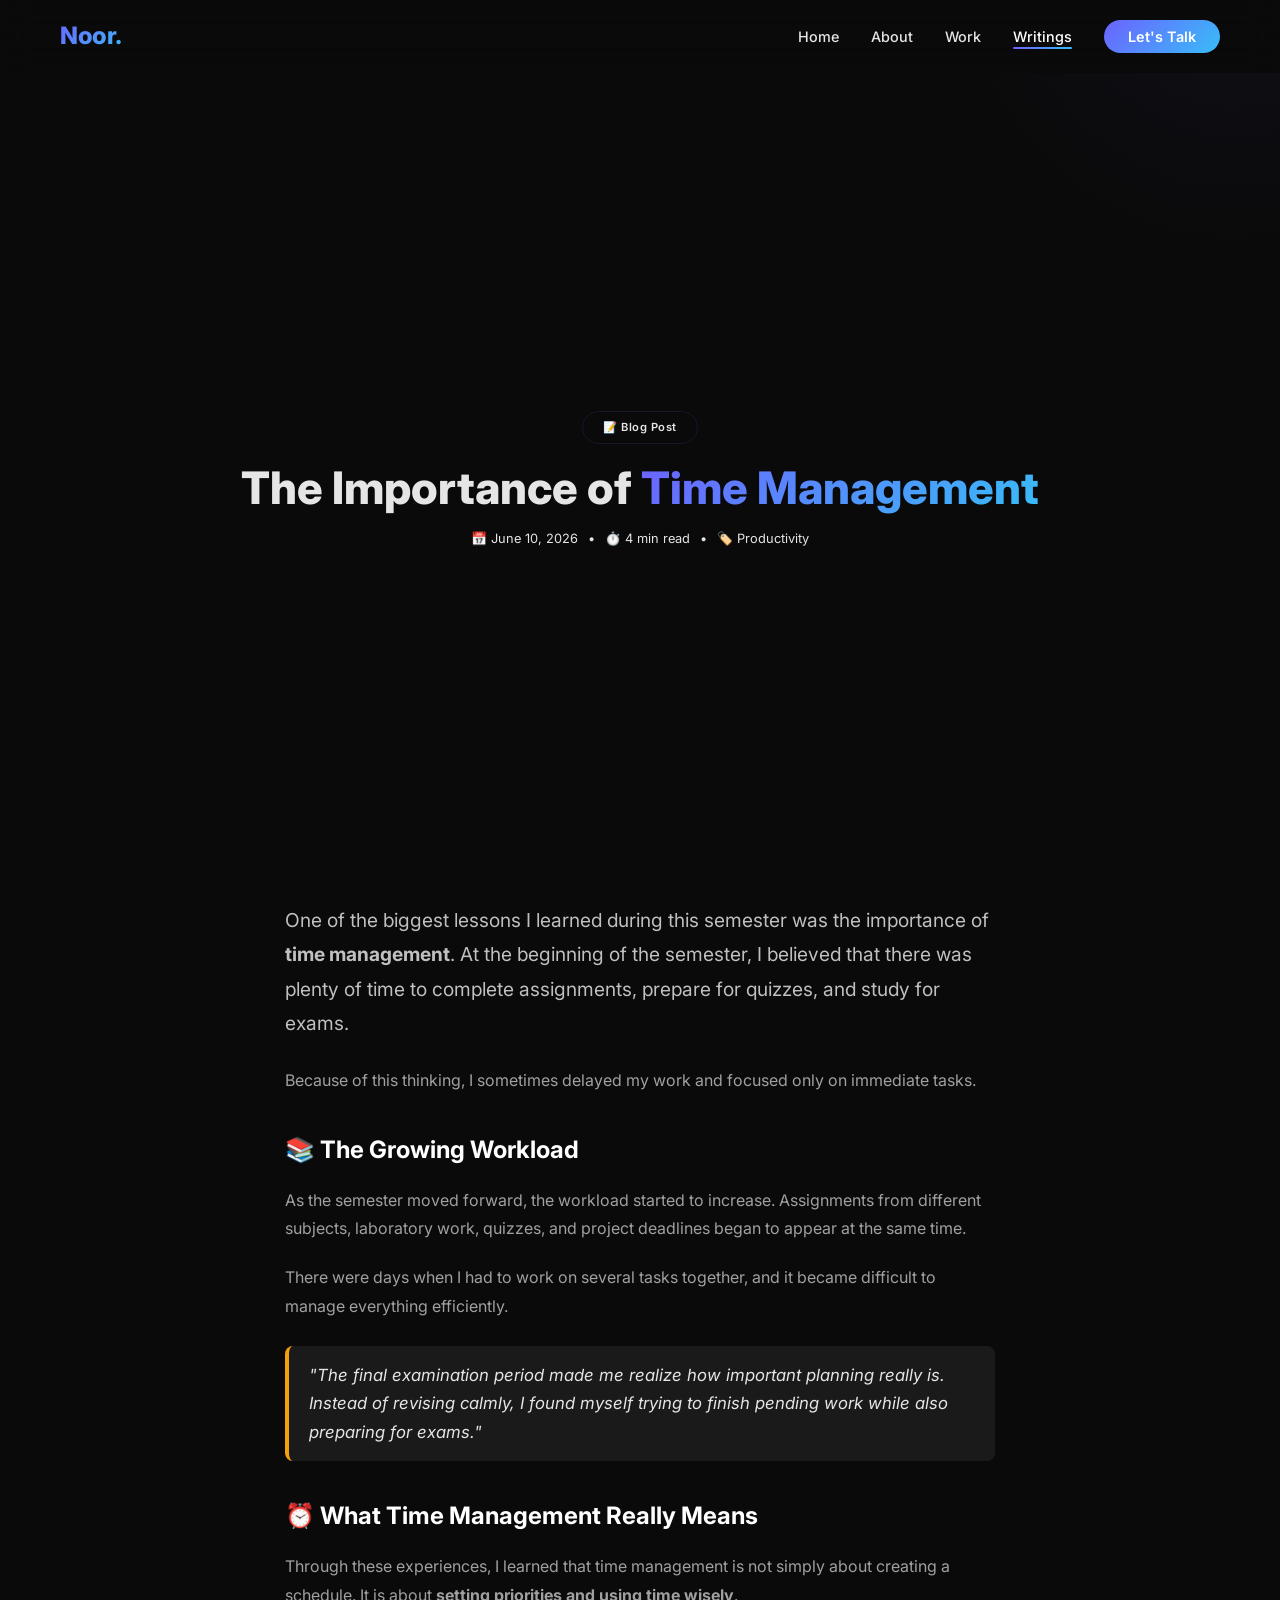
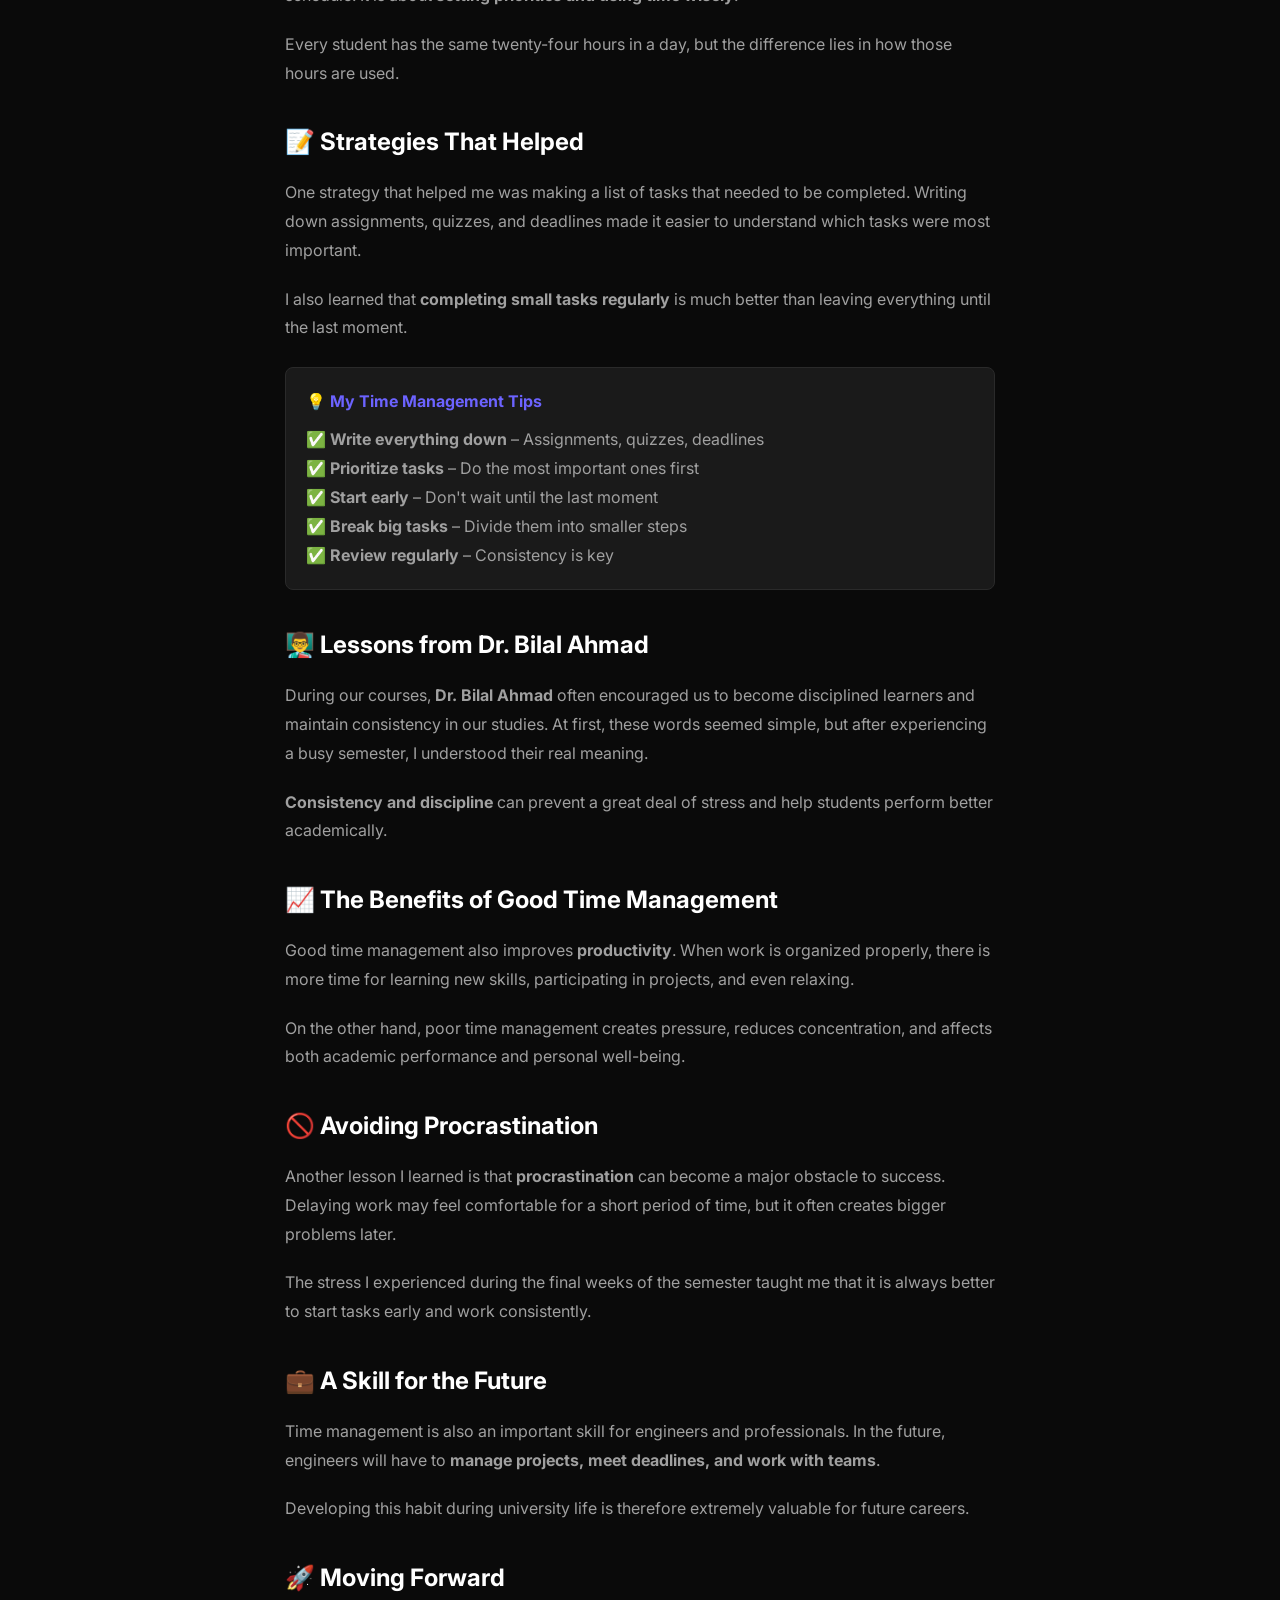
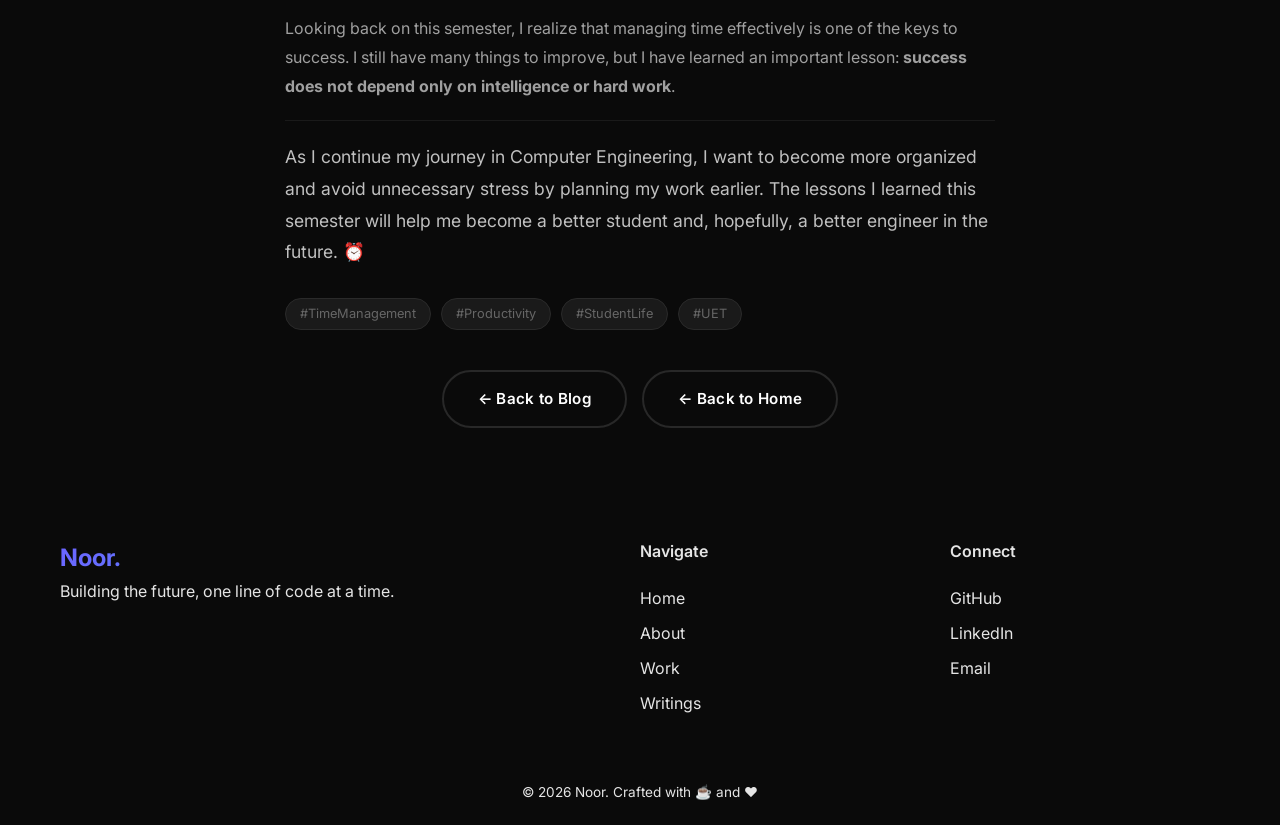
<file: blog/post5.html>
<!DOCTYPE html>
<html lang="en">
<head>
    <meta charset="UTF-8" />
    <meta name="viewport" content="width=device-width, initial-scale=1.0" />

    <title>The Importance of Time Management | Noor</title>

    <!-- SEO -->
    <meta name="description" content="Why time management is crucial for Computer Engineering students." />
    <meta name="keywords" content="Noor, Time Management, Productivity, Student Life, UET Faisalabad" />
    <meta name="author" content="Noor" />

    <!-- Open Graph -->
    <meta property="og:title" content="The Importance of Time Management | Noor" />
    <meta property="og:description" content="How planning my schedule improved my academic performance and reduced stress." />
    <meta property="og:type" content="article" />

    <!-- Google Font -->
    <link href="https://fonts.googleapis.com/css2?family=Inter:wght@300;400;600;700;800&display=swap" rel="stylesheet" />

    <link rel="stylesheet" href="../style.css" />
</head>

<body>

    <!-- NAVBAR -->
    <nav class="navbar">
        <div class="logo">Noor.</div>
        <ul class="nav-links">
            <li><a href="../index.html">Home</a></li>
            <li><a href="../about.html">About</a></li>
            <li><a href="../projects.html">Work</a></li>
            <li><a href="../blog.html" class="active">Writings</a></li>
            <li><a href="../contact.html" class="nav-cta">Let's Talk</a></li>
        </ul>
        <button class="hamburger" aria-label="Toggle menu">☰</button>
    </nav>

    <!-- BLOG POST HERO -->
    <section class="hero" style="padding: 60px 20px 40px;">
        <div class="hero-container" style="grid-template-columns: 1fr; text-align: center; max-width: 800px;">
            <div class="hero-text">
                <span class="badge">📝 Blog Post</span>
                <h1 style="font-size: 2.8rem;">The Importance of <span class="gradient-text">Time Management</span></h1>
                <div class="blog-meta" style="justify-content: center; margin: 15px 0;">
                    <span>📅 June 10, 2026</span>
                    <span>•</span>
                    <span>⏱️ 4 min read</span>
                    <span>•</span>
                    <span>🏷️ Productivity</span>
                </div>
            </div>
        </div>
    </section>

    <!-- BLOG CONTENT -->
    <section style="padding: 20px 0 60px;">
        <div class="container" style="max-width: 750px;">

            <!-- Introduction -->
            <p style="font-size: 1.2rem; color: #c0c0c0; line-height: 1.8; margin-bottom: 25px;">
                One of the biggest lessons I learned during this semester was the importance of
                <strong>time management</strong>. At the beginning of the semester, I believed that there was
                plenty of time to complete assignments, prepare for quizzes, and study for exams.
            </p>

            <p style="color: #a0a0a0; line-height: 1.8; margin-bottom: 20px;">
                Because of this thinking, I sometimes delayed my work and focused only on immediate tasks.
            </p>

            <!-- Section 1 -->
            <h2 style="color: #fff; margin: 35px 0 15px;">📚 The Growing Workload</h2>
            <p style="color: #a0a0a0; line-height: 1.8; margin-bottom: 20px;">
                As the semester moved forward, the workload started to increase. Assignments from different
                subjects, laboratory work, quizzes, and project deadlines began to appear at the same time.
            </p>
            <p style="color: #a0a0a0; line-height: 1.8; margin-bottom: 20px;">
                There were days when I had to work on several tasks together, and it became difficult to
                manage everything efficiently.
            </p>

            <!-- Blockquote -->
            <blockquote style="border-left: 4px solid #f59e0b; padding: 15px 20px; margin: 25px 0; background: #1a1a1a; border-radius: 8px;">
                <p style="color: #e5e5e5; font-style: italic; font-size: 1.05rem;">
                    "The final examination period made me realize how important planning really is. Instead of
                    revising calmly, I found myself trying to finish pending work while also preparing for exams."
                </p>
            </blockquote>

            <!-- Section 2 -->
            <h2 style="color: #fff; margin: 35px 0 15px;">⏰ What Time Management Really Means</h2>
            <p style="color: #a0a0a0; line-height: 1.8; margin-bottom: 20px;">
                Through these experiences, I learned that time management is not simply about creating a schedule.
                It is about <strong>setting priorities and using time wisely</strong>.
            </p>
            <p style="color: #a0a0a0; line-height: 1.8; margin-bottom: 20px;">
                Every student has the same twenty-four hours in a day, but the difference lies in how those
                hours are used.
            </p>

            <!-- Section 3 -->
            <h2 style="color: #fff; margin: 35px 0 15px;">📝 Strategies That Helped</h2>
            <p style="color: #a0a0a0; line-height: 1.8; margin-bottom: 20px;">
                One strategy that helped me was making a list of tasks that needed to be completed. Writing down
                assignments, quizzes, and deadlines made it easier to understand which tasks were most important.
            </p>
            <p style="color: #a0a0a0; line-height: 1.8; margin-bottom: 20px;">
                I also learned that <strong>completing small tasks regularly</strong> is much better than leaving
                everything until the last moment.
            </p>

            <!-- Tips Box -->
            <div style="background: #1a1a1a; border: 1px solid #2a2a2a; border-radius: 8px; padding: 20px; margin: 25px 0;">
                <h3 style="color: #6C63FF; font-size: 1rem; margin-bottom: 10px;">💡 My Time Management Tips</h3>
                <ul style="color: #a0a0a0; line-height: 1.8; list-style: none; padding: 0;">
                    <li>✅ <strong>Write everything down</strong> – Assignments, quizzes, deadlines</li>
                    <li>✅ <strong>Prioritize tasks</strong> – Do the most important ones first</li>
                    <li>✅ <strong>Start early</strong> – Don't wait until the last moment</li>
                    <li>✅ <strong>Break big tasks</strong> – Divide them into smaller steps</li>
                    <li>✅ <strong>Review regularly</strong> – Consistency is key</li>
                </ul>
            </div>

            <!-- Section 4 -->
            <h2 style="color: #fff; margin: 35px 0 15px;">👨‍🏫 Lessons from Dr. Bilal Ahmad</h2>
            <p style="color: #a0a0a0; line-height: 1.8; margin-bottom: 20px;">
                During our courses, <strong>Dr. Bilal Ahmad</strong> often encouraged us to become disciplined
                learners and maintain consistency in our studies. At first, these words seemed simple, but after
                experiencing a busy semester, I understood their real meaning.
            </p>
            <p style="color: #a0a0a0; line-height: 1.8; margin-bottom: 20px;">
                <strong>Consistency and discipline</strong> can prevent a great deal of stress and help students
                perform better academically.
            </p>

            <!-- Section 5 -->
            <h2 style="color: #fff; margin: 35px 0 15px;">📈 The Benefits of Good Time Management</h2>
            <p style="color: #a0a0a0; line-height: 1.8; margin-bottom: 20px;">
                Good time management also improves <strong>productivity</strong>. When work is organized properly,
                there is more time for learning new skills, participating in projects, and even relaxing.
            </p>
            <p style="color: #a0a0a0; line-height: 1.8; margin-bottom: 20px;">
                On the other hand, poor time management creates pressure, reduces concentration, and affects
                both academic performance and personal well-being.
            </p>

            <!-- Section 6 -->
            <h2 style="color: #fff; margin: 35px 0 15px;">🚫 Avoiding Procrastination</h2>
            <p style="color: #a0a0a0; line-height: 1.8; margin-bottom: 20px;">
                Another lesson I learned is that <strong>procrastination</strong> can become a major obstacle
                to success. Delaying work may feel comfortable for a short period of time, but it often creates
                bigger problems later.
            </p>
            <p style="color: #a0a0a0; line-height: 1.8; margin-bottom: 20px;">
                The stress I experienced during the final weeks of the semester taught me that it is always
                better to start tasks early and work consistently.
            </p>

            <!-- Section 7 -->
            <h2 style="color: #fff; margin: 35px 0 15px;">💼 A Skill for the Future</h2>
            <p style="color: #a0a0a0; line-height: 1.8; margin-bottom: 20px;">
                Time management is also an important skill for engineers and professionals. In the future,
                engineers will have to <strong>manage projects, meet deadlines, and work with teams</strong>.
            </p>
            <p style="color: #a0a0a0; line-height: 1.8; margin-bottom: 20px;">
                Developing this habit during university life is therefore extremely valuable for future careers.
            </p>

            <!-- Conclusion -->
            <h2 style="color: #fff; margin: 35px 0 15px;">🚀 Moving Forward</h2>
            <p style="color: #a0a0a0; line-height: 1.8; margin-bottom: 20px;">
                Looking back on this semester, I realize that managing time effectively is one of the keys to
                success. I still have many things to improve, but I have learned an important lesson:
                <strong>success does not depend only on intelligence or hard work</strong>.
            </p>
            <p style="color: #c0c0c0; line-height: 1.8; font-size: 1.1rem; border-top: 1px solid #1a1a1a; padding-top: 20px;">
                As I continue my journey in Computer Engineering, I want to become more organized and avoid
                unnecessary stress by planning my work earlier. The lessons I learned this semester will help
                me become a better student and, hopefully, a better engineer in the future. ⏰
            </p>

            <!-- Tags -->
            <div style="margin-top: 30px; display: flex; gap: 10px; flex-wrap: wrap;">
                <span style="background: #1a1a1a; padding: 4px 14px; border-radius: 50px; font-size: 0.8rem; color: #666; border: 1px solid #2a2a2a;">#TimeManagement</span>
                <span style="background: #1a1a1a; padding: 4px 14px; border-radius: 50px; font-size: 0.8rem; color: #666; border: 1px solid #2a2a2a;">#Productivity</span>
                <span style="background: #1a1a1a; padding: 4px 14px; border-radius: 50px; font-size: 0.8rem; color: #666; border: 1px solid #2a2a2a;">#StudentLife</span>
                <span style="background: #1a1a1a; padding: 4px 14px; border-radius: 50px; font-size: 0.8rem; color: #666; border: 1px solid #2a2a2a;">#UET</span>
            </div>

            <!-- Back to Blog -->
            <div style="text-align: center; margin-top: 40px; display: flex; gap: 15px; justify-content: center; flex-wrap: wrap;">
                <a href="../blog.html" class="btn-secondary">← Back to Blog</a>
                <a href="../index.html" class="btn-secondary">← Back to Home</a>
            </div>

        </div>
    </section>

    <!-- FOOTER -->
    <footer>
        <div class="container">
            <div class="footer-grid">
                <div>
                    <h3>Noor.</h3>
                    <p>Building the future, one line of code at a time.</p>
                </div>
                <div>
                    <h4>Navigate</h4>
                    <a href="../index.html">Home</a>
                    <a href="../about.html">About</a>
                    <a href="../projects.html">Work</a>
                    <a href="../blog.html">Writings</a>
                </div>
                <div>
                    <h4>Connect</h4>
                    <a href="https://github.com/Noor-Fatima.github.io" target="_blank">GitHub</a>
                    <a href="#">LinkedIn</a>
                    <a href="mailto:noofatima45@gmail.com">Email</a>
                </div>
            </div>
            <div class="footer-bottom">
                <p>© 2026 Noor. Crafted with ☕ and ❤️</p>
            </div>
        </div>
    </footer>

    <!-- Mobile Menu Toggle -->
    <script>
        const hamburger = document.querySelector('.hamburger');
        const navLinks = document.querySelector('.nav-links');

        hamburger.addEventListener('click', () => {
            navLinks.classList.toggle('open');
        });
    </script>

</body>
</html>
</file>
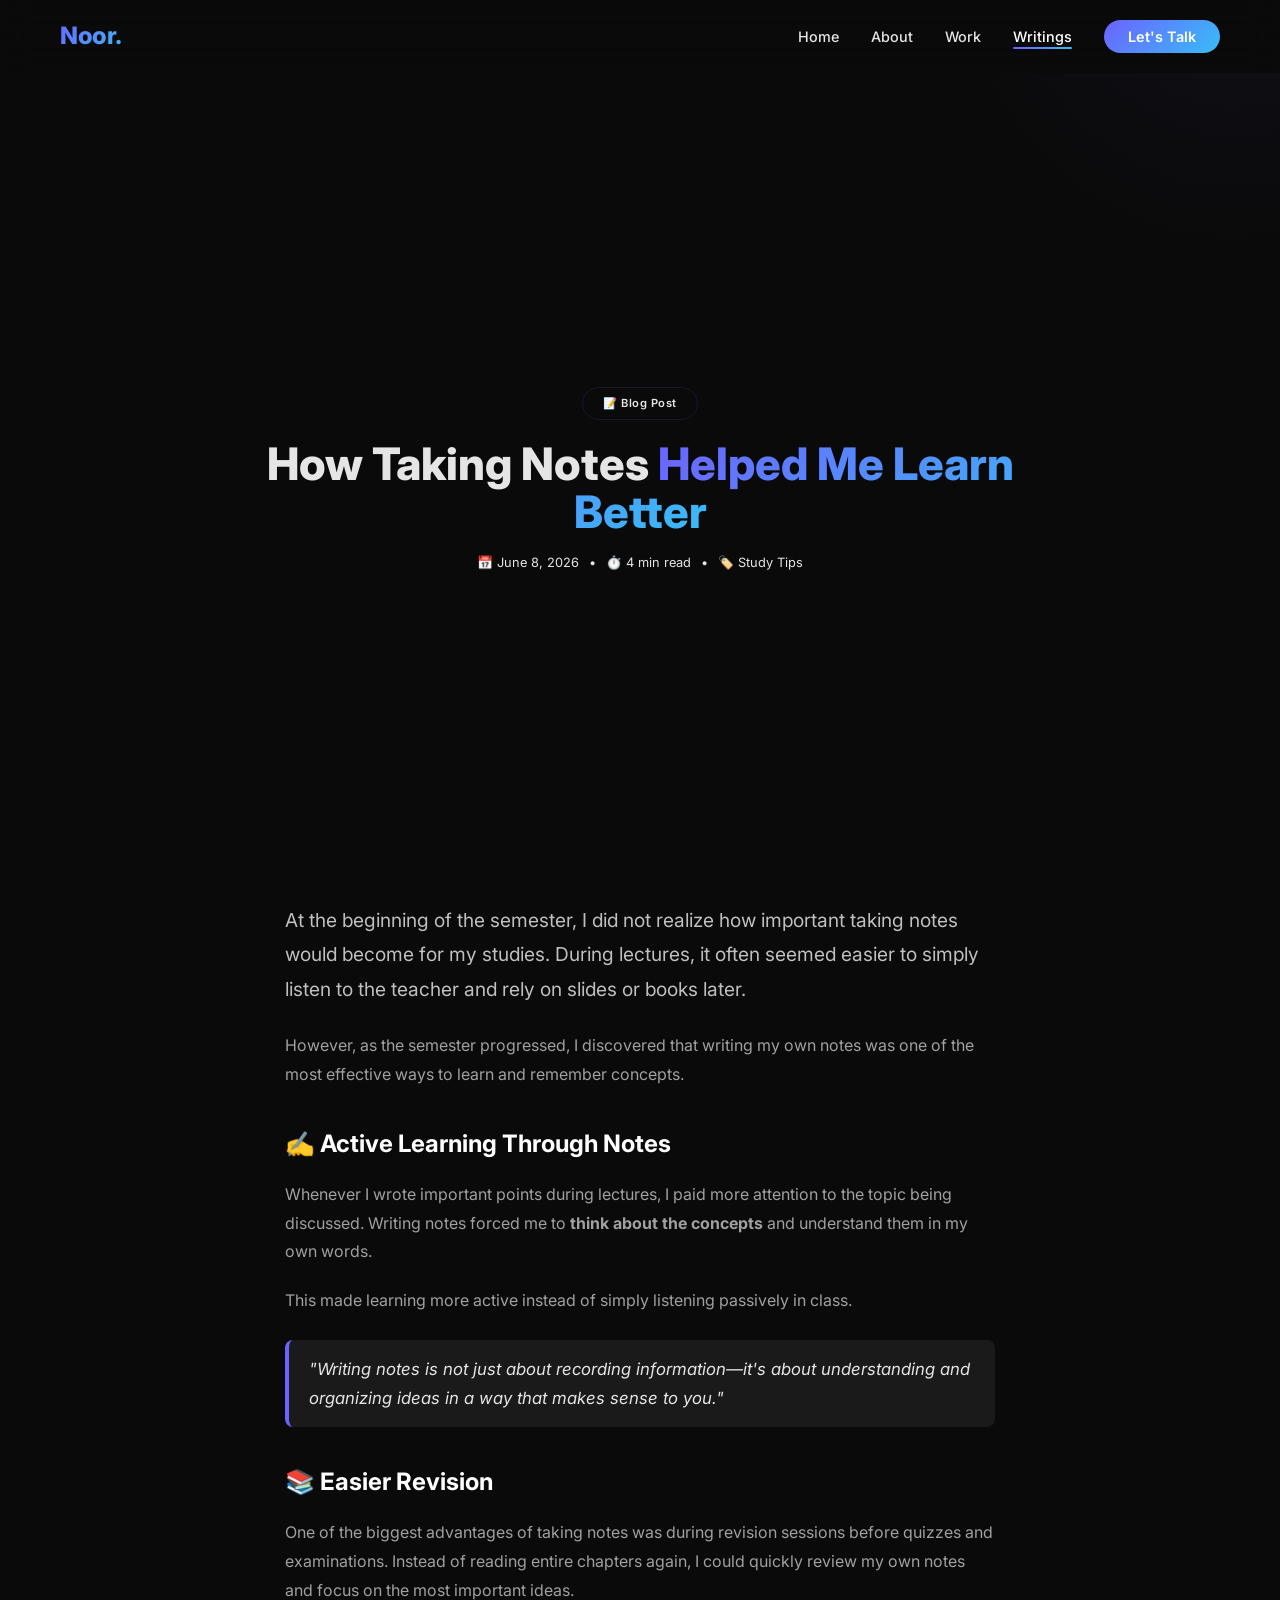
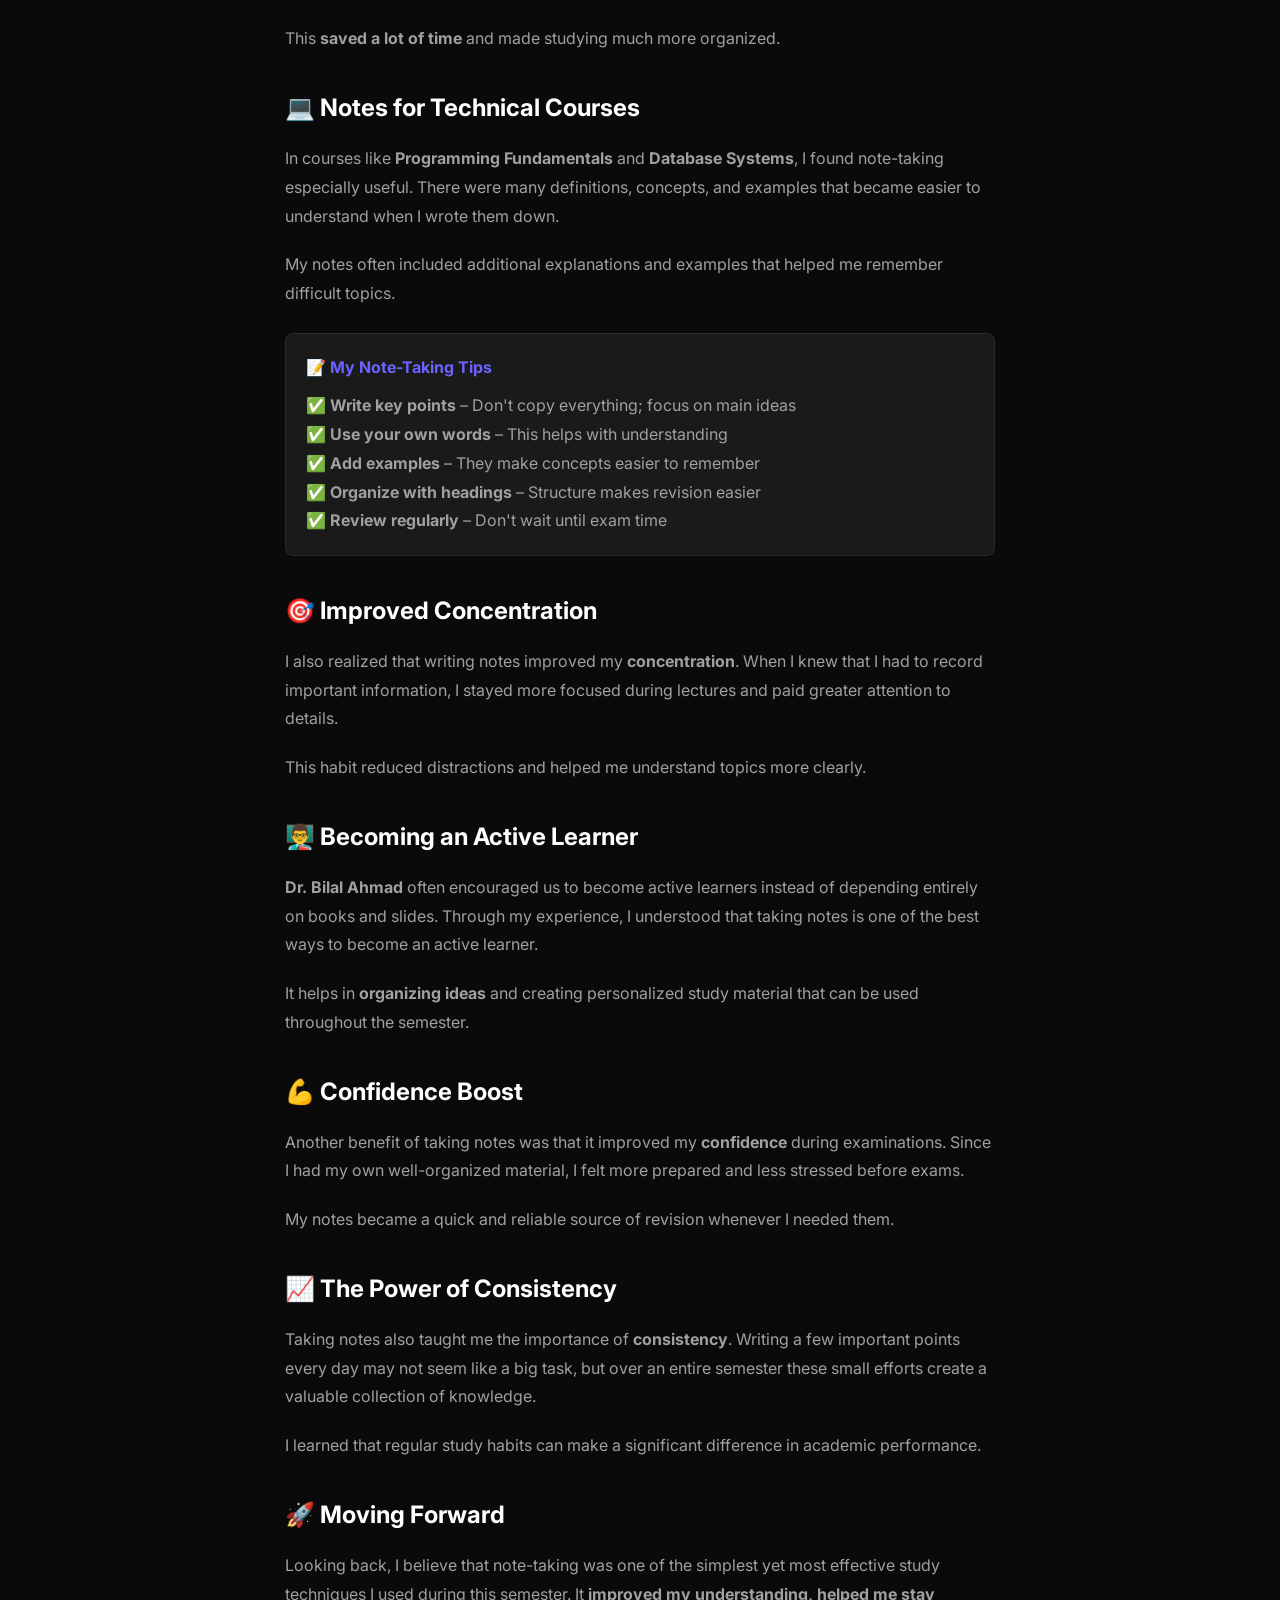
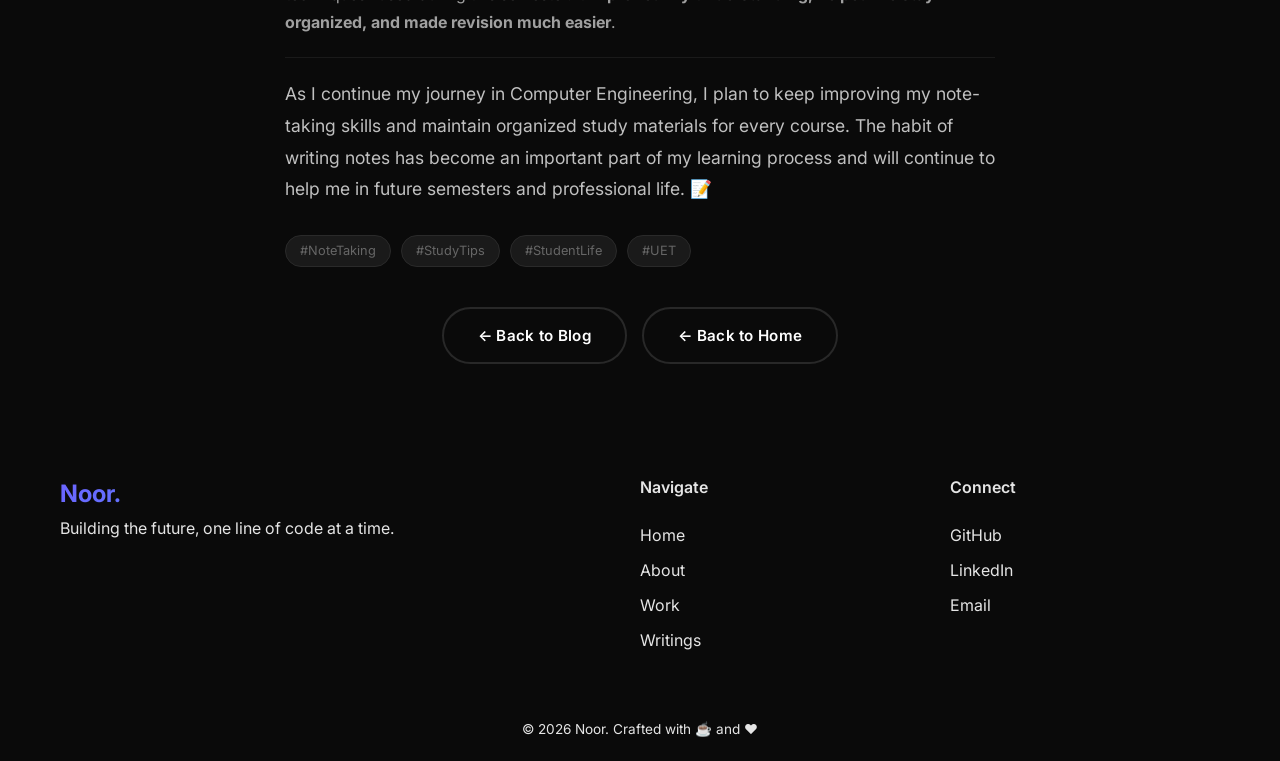
<file: blog/post6.html>
<!DOCTYPE html>
<html lang="en">
<head>
    <meta charset="UTF-8" />
    <meta name="viewport" content="width=device-width, initial-scale=1.0" />

    <title>How Taking Notes Helped Me Learn Better | Noor</title>

    <!-- SEO -->
    <meta name="description" content="How effective note-taking helped me learn better as a Computer Engineering student." />
    <meta name="keywords" content="Noor, Note-Taking, Study Tips, Student Life, UET Faisalabad" />
    <meta name="author" content="Noor" />

    <!-- Open Graph -->
    <meta property="og:title" content="How Taking Notes Helped Me Learn Better | Noor" />
    <meta property="og:description" content="Effective note-taking strategies for better understanding and revision." />
    <meta property="og:type" content="article" />

    <!-- Google Font -->
    <link href="https://fonts.googleapis.com/css2?family=Inter:wght@300;400;600;700;800&display=swap" rel="stylesheet" />

    <link rel="stylesheet" href="../style.css" />
</head>

<body>

    <!-- NAVBAR -->
    <nav class="navbar">
        <div class="logo">Noor.</div>
        <ul class="nav-links">
            <li><a href="../index.html">Home</a></li>
            <li><a href="../about.html">About</a></li>
            <li><a href="../projects.html">Work</a></li>
            <li><a href="../blog.html" class="active">Writings</a></li>
            <li><a href="../contact.html" class="nav-cta">Let's Talk</a></li>
        </ul>
        <button class="hamburger" aria-label="Toggle menu">☰</button>
    </nav>

    <!-- BLOG POST HERO -->
    <section class="hero" style="padding: 60px 20px 40px;">
        <div class="hero-container" style="grid-template-columns: 1fr; text-align: center; max-width: 800px;">
            <div class="hero-text">
                <span class="badge">📝 Blog Post</span>
                <h1 style="font-size: 2.8rem;">How Taking Notes <span class="gradient-text">Helped Me Learn Better</span></h1>
                <div class="blog-meta" style="justify-content: center; margin: 15px 0;">
                    <span>📅 June 8, 2026</span>
                    <span>•</span>
                    <span>⏱️ 4 min read</span>
                    <span>•</span>
                    <span>🏷️ Study Tips</span>
                </div>
            </div>
        </div>
    </section>

    <!-- BLOG CONTENT -->
    <section style="padding: 20px 0 60px;">
        <div class="container" style="max-width: 750px;">

            <!-- Introduction -->
            <p style="font-size: 1.2rem; color: #c0c0c0; line-height: 1.8; margin-bottom: 25px;">
                At the beginning of the semester, I did not realize how important taking notes would become for
                my studies. During lectures, it often seemed easier to simply listen to the teacher and rely on
                slides or books later.
            </p>

            <p style="color: #a0a0a0; line-height: 1.8; margin-bottom: 20px;">
                However, as the semester progressed, I discovered that writing my own notes was one of the
                most effective ways to learn and remember concepts.
            </p>

            <!-- Section 1 -->
            <h2 style="color: #fff; margin: 35px 0 15px;">✍️ Active Learning Through Notes</h2>
            <p style="color: #a0a0a0; line-height: 1.8; margin-bottom: 20px;">
                Whenever I wrote important points during lectures, I paid more attention to the topic being
                discussed. Writing notes forced me to <strong>think about the concepts</strong> and understand
                them in my own words.
            </p>
            <p style="color: #a0a0a0; line-height: 1.8; margin-bottom: 20px;">
                This made learning more active instead of simply listening passively in class.
            </p>

            <!-- Blockquote -->
            <blockquote style="border-left: 4px solid #6C63FF; padding: 15px 20px; margin: 25px 0; background: #1a1a1a; border-radius: 8px;">
                <p style="color: #e5e5e5; font-style: italic; font-size: 1.05rem;">
                    "Writing notes is not just about recording information—it's about understanding and
                    organizing ideas in a way that makes sense to you."
                </p>
            </blockquote>

            <!-- Section 2 -->
            <h2 style="color: #fff; margin: 35px 0 15px;">📚 Easier Revision</h2>
            <p style="color: #a0a0a0; line-height: 1.8; margin-bottom: 20px;">
                One of the biggest advantages of taking notes was during revision sessions before quizzes and
                examinations. Instead of reading entire chapters again, I could quickly review my own notes
                and focus on the most important ideas.
            </p>
            <p style="color: #a0a0a0; line-height: 1.8; margin-bottom: 20px;">
                This <strong>saved a lot of time</strong> and made studying much more organized.
            </p>

            <!-- Section 3 -->
            <h2 style="color: #fff; margin: 35px 0 15px;">💻 Notes for Technical Courses</h2>
            <p style="color: #a0a0a0; line-height: 1.8; margin-bottom: 20px;">
                In courses like <strong>Programming Fundamentals</strong> and <strong>Database Systems</strong>,
                I found note-taking especially useful. There were many definitions, concepts, and examples that
                became easier to understand when I wrote them down.
            </p>
            <p style="color: #a0a0a0; line-height: 1.8; margin-bottom: 20px;">
                My notes often included additional explanations and examples that helped me remember difficult
                topics.
            </p>

            <!-- Notes Tips Box -->
            <div style="background: #1a1a1a; border: 1px solid #2a2a2a; border-radius: 8px; padding: 20px; margin: 25px 0;">
                <h3 style="color: #6C63FF; font-size: 1rem; margin-bottom: 10px;">📝 My Note-Taking Tips</h3>
                <ul style="color: #a0a0a0; line-height: 1.8; list-style: none; padding: 0;">
                    <li>✅ <strong>Write key points</strong> – Don't copy everything; focus on main ideas</li>
                    <li>✅ <strong>Use your own words</strong> – This helps with understanding</li>
                    <li>✅ <strong>Add examples</strong> – They make concepts easier to remember</li>
                    <li>✅ <strong>Organize with headings</strong> – Structure makes revision easier</li>
                    <li>✅ <strong>Review regularly</strong> – Don't wait until exam time</li>
                </ul>
            </div>

            <!-- Section 4 -->
            <h2 style="color: #fff; margin: 35px 0 15px;">🎯 Improved Concentration</h2>
            <p style="color: #a0a0a0; line-height: 1.8; margin-bottom: 20px;">
                I also realized that writing notes improved my <strong>concentration</strong>. When I knew that
                I had to record important information, I stayed more focused during lectures and paid greater
                attention to details.
            </p>
            <p style="color: #a0a0a0; line-height: 1.8; margin-bottom: 20px;">
                This habit reduced distractions and helped me understand topics more clearly.
            </p>

            <!-- Section 5 -->
            <h2 style="color: #fff; margin: 35px 0 15px;">👨‍🏫 Becoming an Active Learner</h2>
            <p style="color: #a0a0a0; line-height: 1.8; margin-bottom: 20px;">
                <strong>Dr. Bilal Ahmad</strong> often encouraged us to become active learners instead of
                depending entirely on books and slides. Through my experience, I understood that taking notes
                is one of the best ways to become an active learner.
            </p>
            <p style="color: #a0a0a0; line-height: 1.8; margin-bottom: 20px;">
                It helps in <strong>organizing ideas</strong> and creating personalized study material that can
                be used throughout the semester.
            </p>

            <!-- Section 6 -->
            <h2 style="color: #fff; margin: 35px 0 15px;">💪 Confidence Boost</h2>
            <p style="color: #a0a0a0; line-height: 1.8; margin-bottom: 20px;">
                Another benefit of taking notes was that it improved my <strong>confidence</strong> during
                examinations. Since I had my own well-organized material, I felt more prepared and less stressed
                before exams.
            </p>
            <p style="color: #a0a0a0; line-height: 1.8; margin-bottom: 20px;">
                My notes became a quick and reliable source of revision whenever I needed them.
            </p>

            <!-- Section 7 -->
            <h2 style="color: #fff; margin: 35px 0 15px;">📈 The Power of Consistency</h2>
            <p style="color: #a0a0a0; line-height: 1.8; margin-bottom: 20px;">
                Taking notes also taught me the importance of <strong>consistency</strong>. Writing a few
                important points every day may not seem like a big task, but over an entire semester these
                small efforts create a valuable collection of knowledge.
            </p>
            <p style="color: #a0a0a0; line-height: 1.8; margin-bottom: 20px;">
                I learned that regular study habits can make a significant difference in academic performance.
            </p>

            <!-- Conclusion -->
            <h2 style="color: #fff; margin: 35px 0 15px;">🚀 Moving Forward</h2>
            <p style="color: #a0a0a0; line-height: 1.8; margin-bottom: 20px;">
                Looking back, I believe that note-taking was one of the simplest yet most effective study
                techniques I used during this semester. It <strong>improved my understanding, helped me stay
                organized, and made revision much easier</strong>.
            </p>
            <p style="color: #c0c0c0; line-height: 1.8; font-size: 1.1rem; border-top: 1px solid #1a1a1a; padding-top: 20px;">
                As I continue my journey in Computer Engineering, I plan to keep improving my note-taking skills
                and maintain organized study materials for every course. The habit of writing notes has become
                an important part of my learning process and will continue to help me in future semesters and
                professional life. 📝
            </p>

            <!-- Tags -->
            <div style="margin-top: 30px; display: flex; gap: 10px; flex-wrap: wrap;">
                <span style="background: #1a1a1a; padding: 4px 14px; border-radius: 50px; font-size: 0.8rem; color: #666; border: 1px solid #2a2a2a;">#NoteTaking</span>
                <span style="background: #1a1a1a; padding: 4px 14px; border-radius: 50px; font-size: 0.8rem; color: #666; border: 1px solid #2a2a2a;">#StudyTips</span>
                <span style="background: #1a1a1a; padding: 4px 14px; border-radius: 50px; font-size: 0.8rem; color: #666; border: 1px solid #2a2a2a;">#StudentLife</span>
                <span style="background: #1a1a1a; padding: 4px 14px; border-radius: 50px; font-size: 0.8rem; color: #666; border: 1px solid #2a2a2a;">#UET</span>
            </div>

            <!-- Back to Blog -->
            <div style="text-align: center; margin-top: 40px; display: flex; gap: 15px; justify-content: center; flex-wrap: wrap;">
                <a href="../blog.html" class="btn-secondary">← Back to Blog</a>
                <a href="../index.html" class="btn-secondary">← Back to Home</a>
            </div>

        </div>
    </section>

    <!-- FOOTER -->
    <footer>
        <div class="container">
            <div class="footer-grid">
                <div>
                    <h3>Noor.</h3>
                    <p>Building the future, one line of code at a time.</p>
                </div>
                <div>
                    <h4>Navigate</h4>
                    <a href="../index.html">Home</a>
                    <a href="../about.html">About</a>
                    <a href="../projects.html">Work</a>
                    <a href="../blog.html">Writings</a>
                </div>
                <div>
                    <h4>Connect</h4>
                    <a href="https://github.com/Noor-Fatima.github.io" target="_blank">GitHub</a>
                    <a href="#">LinkedIn</a>
                    <a href="mailto:noofatima45@gmail.com">Email</a>
                </div>
            </div>
            <div class="footer-bottom">
                <p>© 2026 Noor. Crafted with ☕ and ❤️</p>
            </div>
        </div>
    </footer>

    <!-- Mobile Menu Toggle -->
    <script>
        const hamburger = document.querySelector('.hamburger');
        const navLinks = document.querySelector('.nav-links');

        hamburger.addEventListener('click', () => {
            navLinks.classList.toggle('open');
        });
    </script>

</body>
</html>
</file>
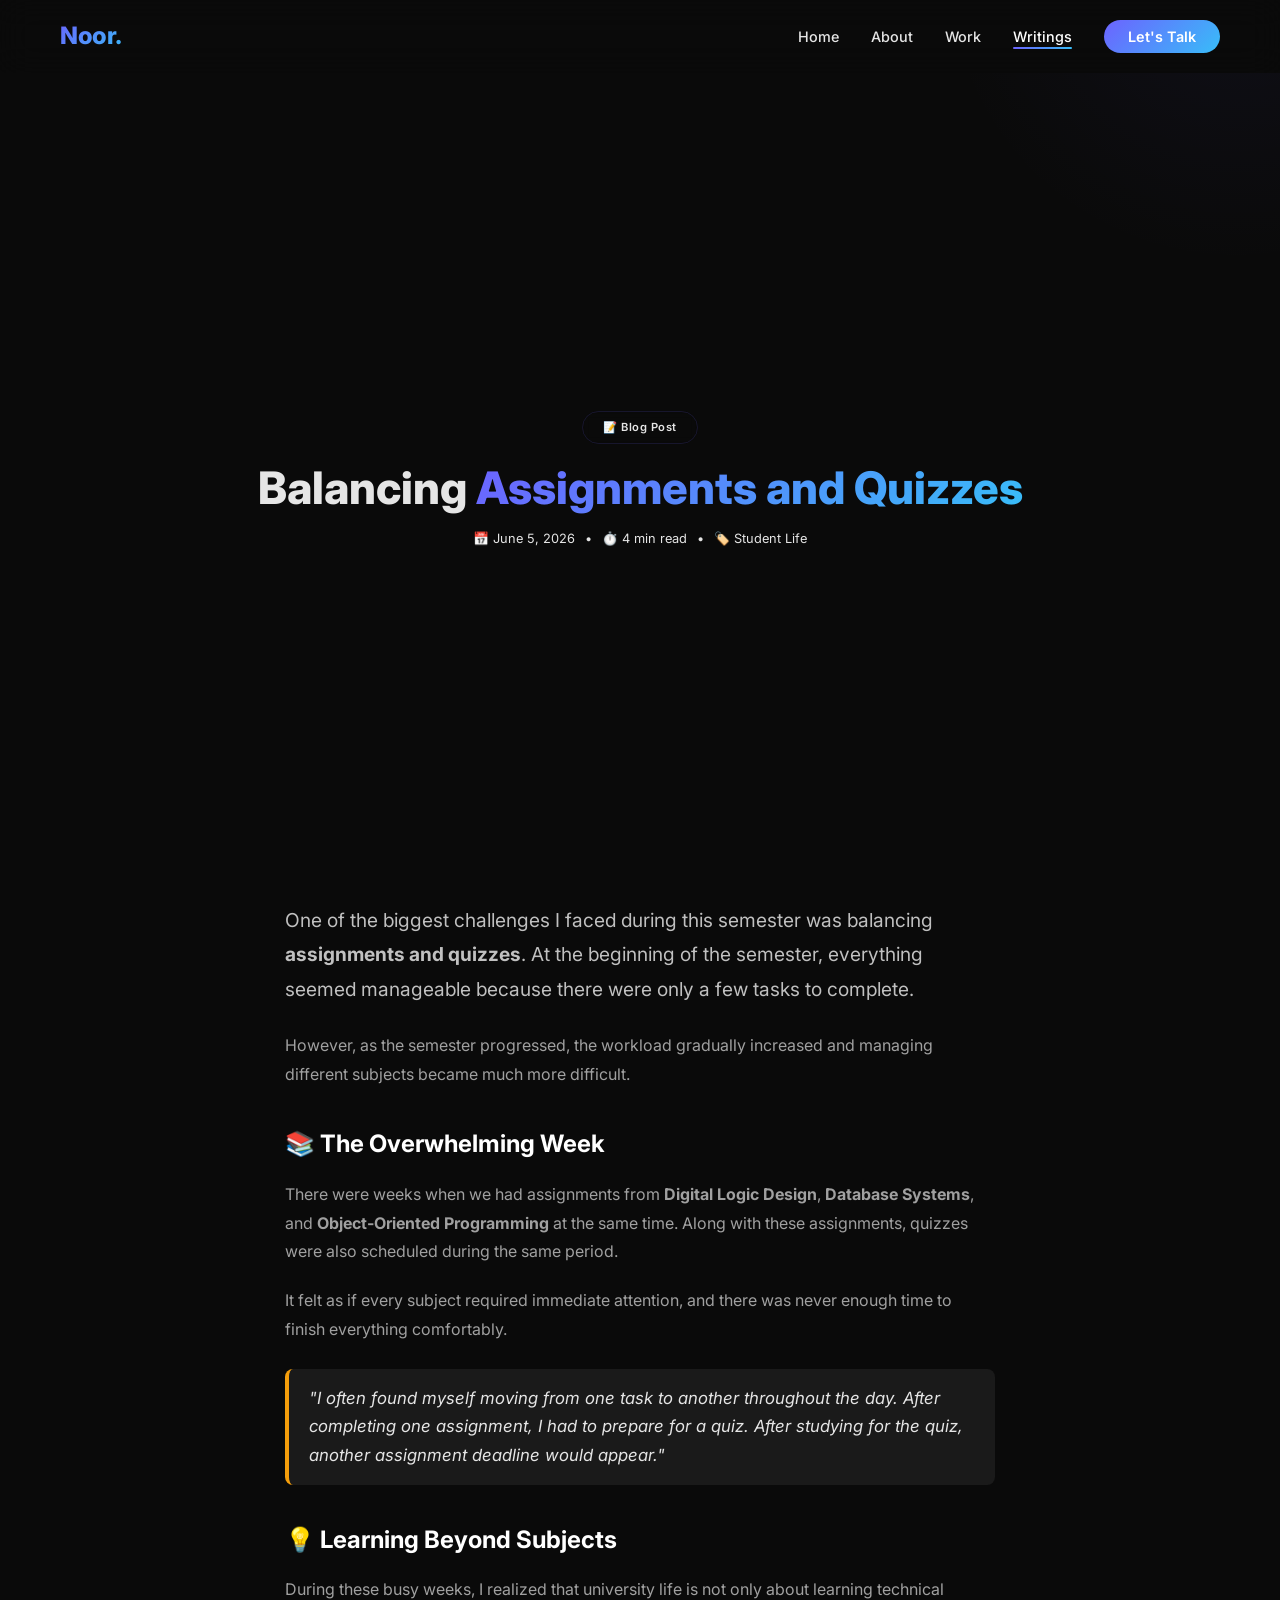
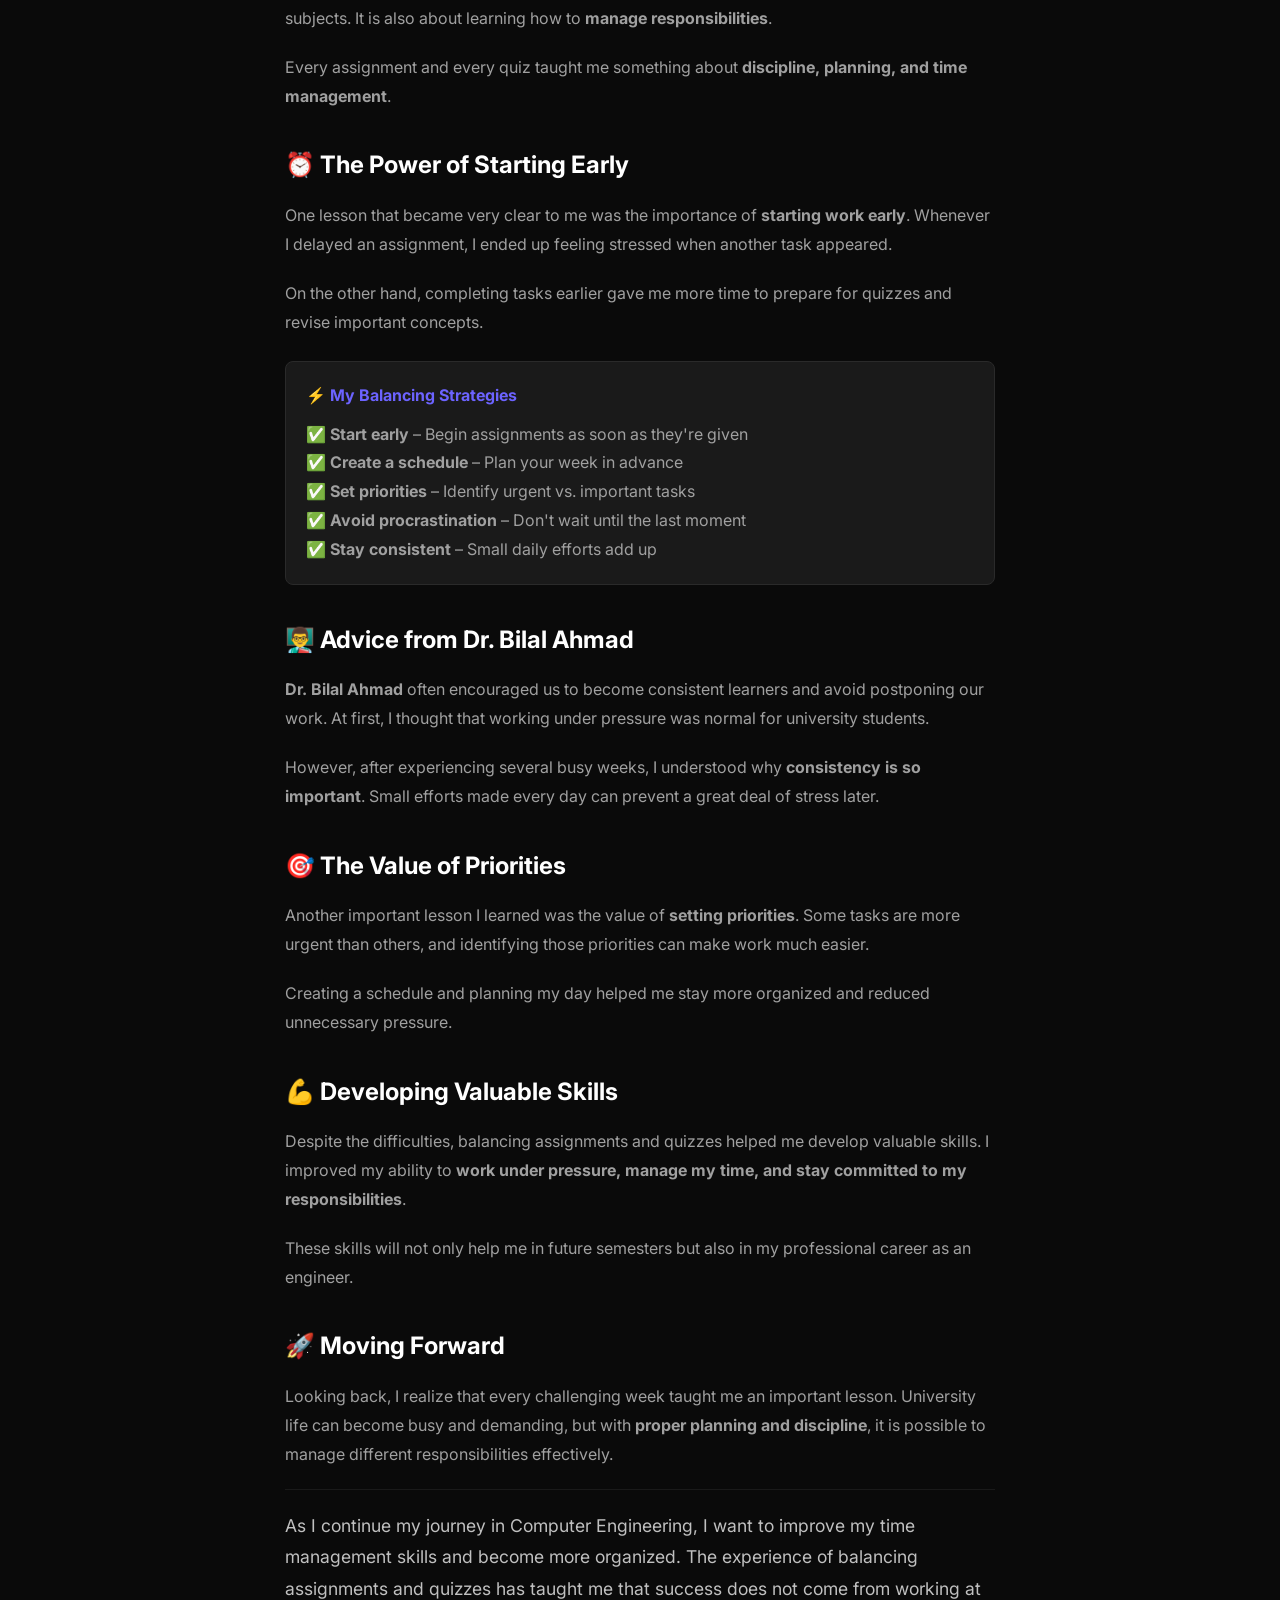
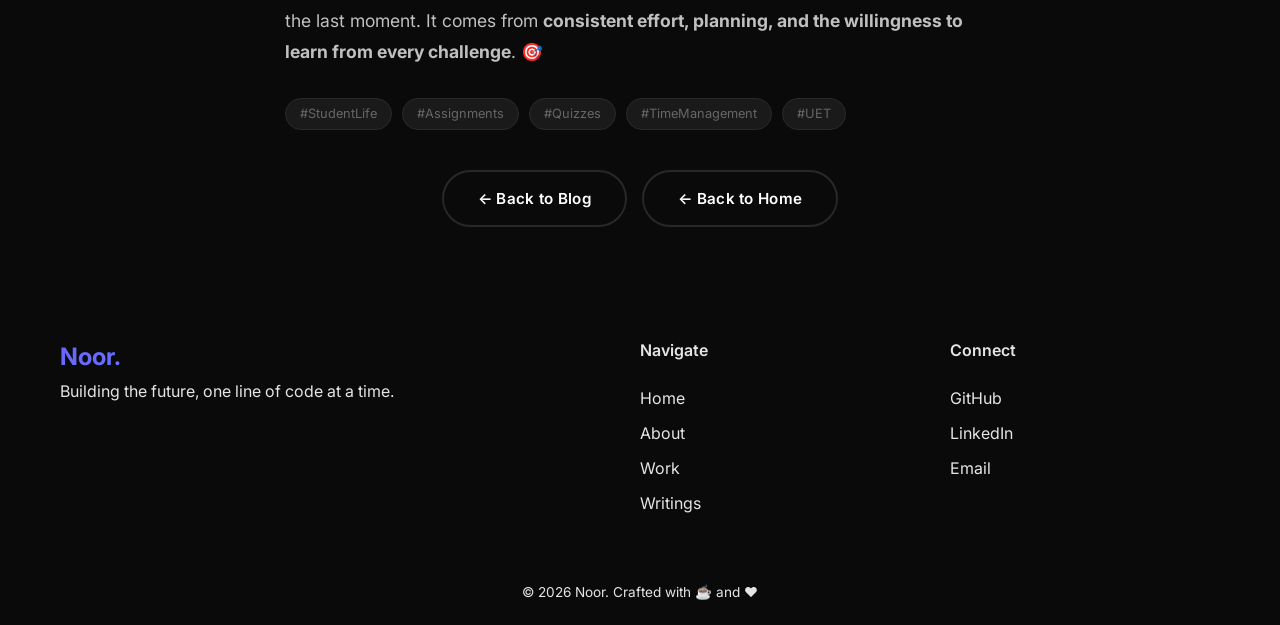
<file: blog/post7.html>
<!DOCTYPE html>
<html lang="en">
<head>
    <meta charset="UTF-8" />
    <meta name="viewport" content="width=device-width, initial-scale=1.0" />

    <title>Balancing Assignments and Quizzes | Noor</title>

    <!-- SEO -->
    <meta name="description" content="How to balance assignments and quizzes as a Computer Engineering student." />
    <meta name="keywords" content="Noor, Assignments, Quizzes, Student Life, Time Management, UET Faisalabad" />
    <meta name="author" content="Noor" />

    <!-- Open Graph -->
    <meta property="og:title" content="Balancing Assignments and Quizzes | Noor" />
    <meta property="og:description" content="Tips on managing coursework without feeling overwhelmed." />
    <meta property="og:type" content="article" />

    <!-- Google Font -->
    <link href="https://fonts.googleapis.com/css2?family=Inter:wght@300;400;600;700;800&display=swap" rel="stylesheet" />

    <link rel="stylesheet" href="../style.css" />
</head>

<body>

    <!-- NAVBAR -->
    <nav class="navbar">
        <div class="logo">Noor.</div>
        <ul class="nav-links">
            <li><a href="../index.html">Home</a></li>
            <li><a href="../about.html">About</a></li>
            <li><a href="../projects.html">Work</a></li>
            <li><a href="../blog.html" class="active">Writings</a></li>
            <li><a href="../contact.html" class="nav-cta">Let's Talk</a></li>
        </ul>
        <button class="hamburger" aria-label="Toggle menu">☰</button>
    </nav>

    <!-- BLOG POST HERO -->
    <section class="hero" style="padding: 60px 20px 40px;">
        <div class="hero-container" style="grid-template-columns: 1fr; text-align: center; max-width: 800px;">
            <div class="hero-text">
                <span class="badge">📝 Blog Post</span>
                <h1 style="font-size: 2.8rem;">Balancing <span class="gradient-text">Assignments and Quizzes</span></h1>
                <div class="blog-meta" style="justify-content: center; margin: 15px 0;">
                    <span>📅 June 5, 2026</span>
                    <span>•</span>
                    <span>⏱️ 4 min read</span>
                    <span>•</span>
                    <span>🏷️ Student Life</span>
                </div>
            </div>
        </div>
    </section>

    <!-- BLOG CONTENT -->
    <section style="padding: 20px 0 60px;">
        <div class="container" style="max-width: 750px;">

            <!-- Introduction -->
            <p style="font-size: 1.2rem; color: #c0c0c0; line-height: 1.8; margin-bottom: 25px;">
                One of the biggest challenges I faced during this semester was balancing
                <strong>assignments and quizzes</strong>. At the beginning of the semester, everything seemed
                manageable because there were only a few tasks to complete.
            </p>

            <p style="color: #a0a0a0; line-height: 1.8; margin-bottom: 20px;">
                However, as the semester progressed, the workload gradually increased and managing different
                subjects became much more difficult.
            </p>

            <!-- Section 1 -->
            <h2 style="color: #fff; margin: 35px 0 15px;">📚 The Overwhelming Week</h2>
            <p style="color: #a0a0a0; line-height: 1.8; margin-bottom: 20px;">
                There were weeks when we had assignments from <strong>Digital Logic Design</strong>,
                <strong>Database Systems</strong>, and <strong>Object-Oriented Programming</strong> at the
                same time. Along with these assignments, quizzes were also scheduled during the same period.
            </p>
            <p style="color: #a0a0a0; line-height: 1.8; margin-bottom: 20px;">
                It felt as if every subject required immediate attention, and there was never enough time to
                finish everything comfortably.
            </p>

            <!-- Blockquote -->
            <blockquote style="border-left: 4px solid #f59e0b; padding: 15px 20px; margin: 25px 0; background: #1a1a1a; border-radius: 8px;">
                <p style="color: #e5e5e5; font-style: italic; font-size: 1.05rem;">
                    "I often found myself moving from one task to another throughout the day. After completing
                    one assignment, I had to prepare for a quiz. After studying for the quiz, another assignment
                    deadline would appear."
                </p>
            </blockquote>

            <!-- Section 2 -->
            <h2 style="color: #fff; margin: 35px 0 15px;">💡 Learning Beyond Subjects</h2>
            <p style="color: #a0a0a0; line-height: 1.8; margin-bottom: 20px;">
                During these busy weeks, I realized that university life is not only about learning technical
                subjects. It is also about learning how to <strong>manage responsibilities</strong>.
            </p>
            <p style="color: #a0a0a0; line-height: 1.8; margin-bottom: 20px;">
                Every assignment and every quiz taught me something about <strong>discipline, planning, and
                time management</strong>.
            </p>

            <!-- Section 3 -->
            <h2 style="color: #fff; margin: 35px 0 15px;">⏰ The Power of Starting Early</h2>
            <p style="color: #a0a0a0; line-height: 1.8; margin-bottom: 20px;">
                One lesson that became very clear to me was the importance of <strong>starting work early</strong>.
                Whenever I delayed an assignment, I ended up feeling stressed when another task appeared.
            </p>
            <p style="color: #a0a0a0; line-height: 1.8; margin-bottom: 20px;">
                On the other hand, completing tasks earlier gave me more time to prepare for quizzes and revise
                important concepts.
            </p>

            <!-- Tips Box -->
            <div style="background: #1a1a1a; border: 1px solid #2a2a2a; border-radius: 8px; padding: 20px; margin: 25px 0;">
                <h3 style="color: #6C63FF; font-size: 1rem; margin-bottom: 10px;">⚡ My Balancing Strategies</h3>
                <ul style="color: #a0a0a0; line-height: 1.8; list-style: none; padding: 0;">
                    <li>✅ <strong>Start early</strong> – Begin assignments as soon as they're given</li>
                    <li>✅ <strong>Create a schedule</strong> – Plan your week in advance</li>
                    <li>✅ <strong>Set priorities</strong> – Identify urgent vs. important tasks</li>
                    <li>✅ <strong>Avoid procrastination</strong> – Don't wait until the last moment</li>
                    <li>✅ <strong>Stay consistent</strong> – Small daily efforts add up</li>
                </ul>
            </div>

            <!-- Section 4 -->
            <h2 style="color: #fff; margin: 35px 0 15px;">👨‍🏫 Advice from Dr. Bilal Ahmad</h2>
            <p style="color: #a0a0a0; line-height: 1.8; margin-bottom: 20px;">
                <strong>Dr. Bilal Ahmad</strong> often encouraged us to become consistent learners and avoid
                postponing our work. At first, I thought that working under pressure was normal for university
                students.
            </p>
            <p style="color: #a0a0a0; line-height: 1.8; margin-bottom: 20px;">
                However, after experiencing several busy weeks, I understood why <strong>consistency is so
                important</strong>. Small efforts made every day can prevent a great deal of stress later.
            </p>

            <!-- Section 5 -->
            <h2 style="color: #fff; margin: 35px 0 15px;">🎯 The Value of Priorities</h2>
            <p style="color: #a0a0a0; line-height: 1.8; margin-bottom: 20px;">
                Another important lesson I learned was the value of <strong>setting priorities</strong>.
                Some tasks are more urgent than others, and identifying those priorities can make work much
                easier.
            </p>
            <p style="color: #a0a0a0; line-height: 1.8; margin-bottom: 20px;">
                Creating a schedule and planning my day helped me stay more organized and reduced unnecessary
                pressure.
            </p>

            <!-- Section 6 -->
            <h2 style="color: #fff; margin: 35px 0 15px;">💪 Developing Valuable Skills</h2>
            <p style="color: #a0a0a0; line-height: 1.8; margin-bottom: 20px;">
                Despite the difficulties, balancing assignments and quizzes helped me develop valuable skills.
                I improved my ability to <strong>work under pressure, manage my time, and stay committed to my
                responsibilities</strong>.
            </p>
            <p style="color: #a0a0a0; line-height: 1.8; margin-bottom: 20px;">
                These skills will not only help me in future semesters but also in my professional career as an
                engineer.
            </p>

            <!-- Conclusion -->
            <h2 style="color: #fff; margin: 35px 0 15px;">🚀 Moving Forward</h2>
            <p style="color: #a0a0a0; line-height: 1.8; margin-bottom: 20px;">
                Looking back, I realize that every challenging week taught me an important lesson. University
                life can become busy and demanding, but with <strong>proper planning and discipline</strong>,
                it is possible to manage different responsibilities effectively.
            </p>
            <p style="color: #c0c0c0; line-height: 1.8; font-size: 1.1rem; border-top: 1px solid #1a1a1a; padding-top: 20px;">
                As I continue my journey in Computer Engineering, I want to improve my time management skills
                and become more organized. The experience of balancing assignments and quizzes has taught me
                that success does not come from working at the last moment. It comes from
                <strong>consistent effort, planning, and the willingness to learn from every challenge</strong>. 🎯
            </p>

            <!-- Tags -->
            <div style="margin-top: 30px; display: flex; gap: 10px; flex-wrap: wrap;">
                <span style="background: #1a1a1a; padding: 4px 14px; border-radius: 50px; font-size: 0.8rem; color: #666; border: 1px solid #2a2a2a;">#StudentLife</span>
                <span style="background: #1a1a1a; padding: 4px 14px; border-radius: 50px; font-size: 0.8rem; color: #666; border: 1px solid #2a2a2a;">#Assignments</span>
                <span style="background: #1a1a1a; padding: 4px 14px; border-radius: 50px; font-size: 0.8rem; color: #666; border: 1px solid #2a2a2a;">#Quizzes</span>
                <span style="background: #1a1a1a; padding: 4px 14px; border-radius: 50px; font-size: 0.8rem; color: #666; border: 1px solid #2a2a2a;">#TimeManagement</span>
                <span style="background: #1a1a1a; padding: 4px 14px; border-radius: 50px; font-size: 0.8rem; color: #666; border: 1px solid #2a2a2a;">#UET</span>
            </div>

            <!-- Back to Blog -->
            <div style="text-align: center; margin-top: 40px; display: flex; gap: 15px; justify-content: center; flex-wrap: wrap;">
                <a href="../blog.html" class="btn-secondary">← Back to Blog</a>
                <a href="../index.html" class="btn-secondary">← Back to Home</a>
            </div>

        </div>
    </section>

    <!-- FOOTER -->
    <footer>
        <div class="container">
            <div class="footer-grid">
                <div>
                    <h3>Noor.</h3>
                    <p>Building the future, one line of code at a time.</p>
                </div>
                <div>
                    <h4>Navigate</h4>
                    <a href="../index.html">Home</a>
                    <a href="../about.html">About</a>
                    <a href="../projects.html">Work</a>
                    <a href="../blog.html">Writings</a>
                </div>
                <div>
                    <h4>Connect</h4>
                    <a href="https://github.com/Noor-Fatima.github.io" target="_blank">GitHub</a>
                    <a href="#">LinkedIn</a>
                    <a href="mailto:noofatima45@gmail.com">Email</a>
                </div>
            </div>
            <div class="footer-bottom">
                <p>© 2026 Noor. Crafted with ☕ and ❤️</p>
            </div>
        </div>
    </footer>

    <!-- Mobile Menu Toggle -->
    <script>
        const hamburger = document.querySelector('.hamburger');
        const navLinks = document.querySelector('.nav-links');

        hamburger.addEventListener('click', () => {
            navLinks.classList.toggle('open');
        });
    </script>

</body>
</html>
</file>
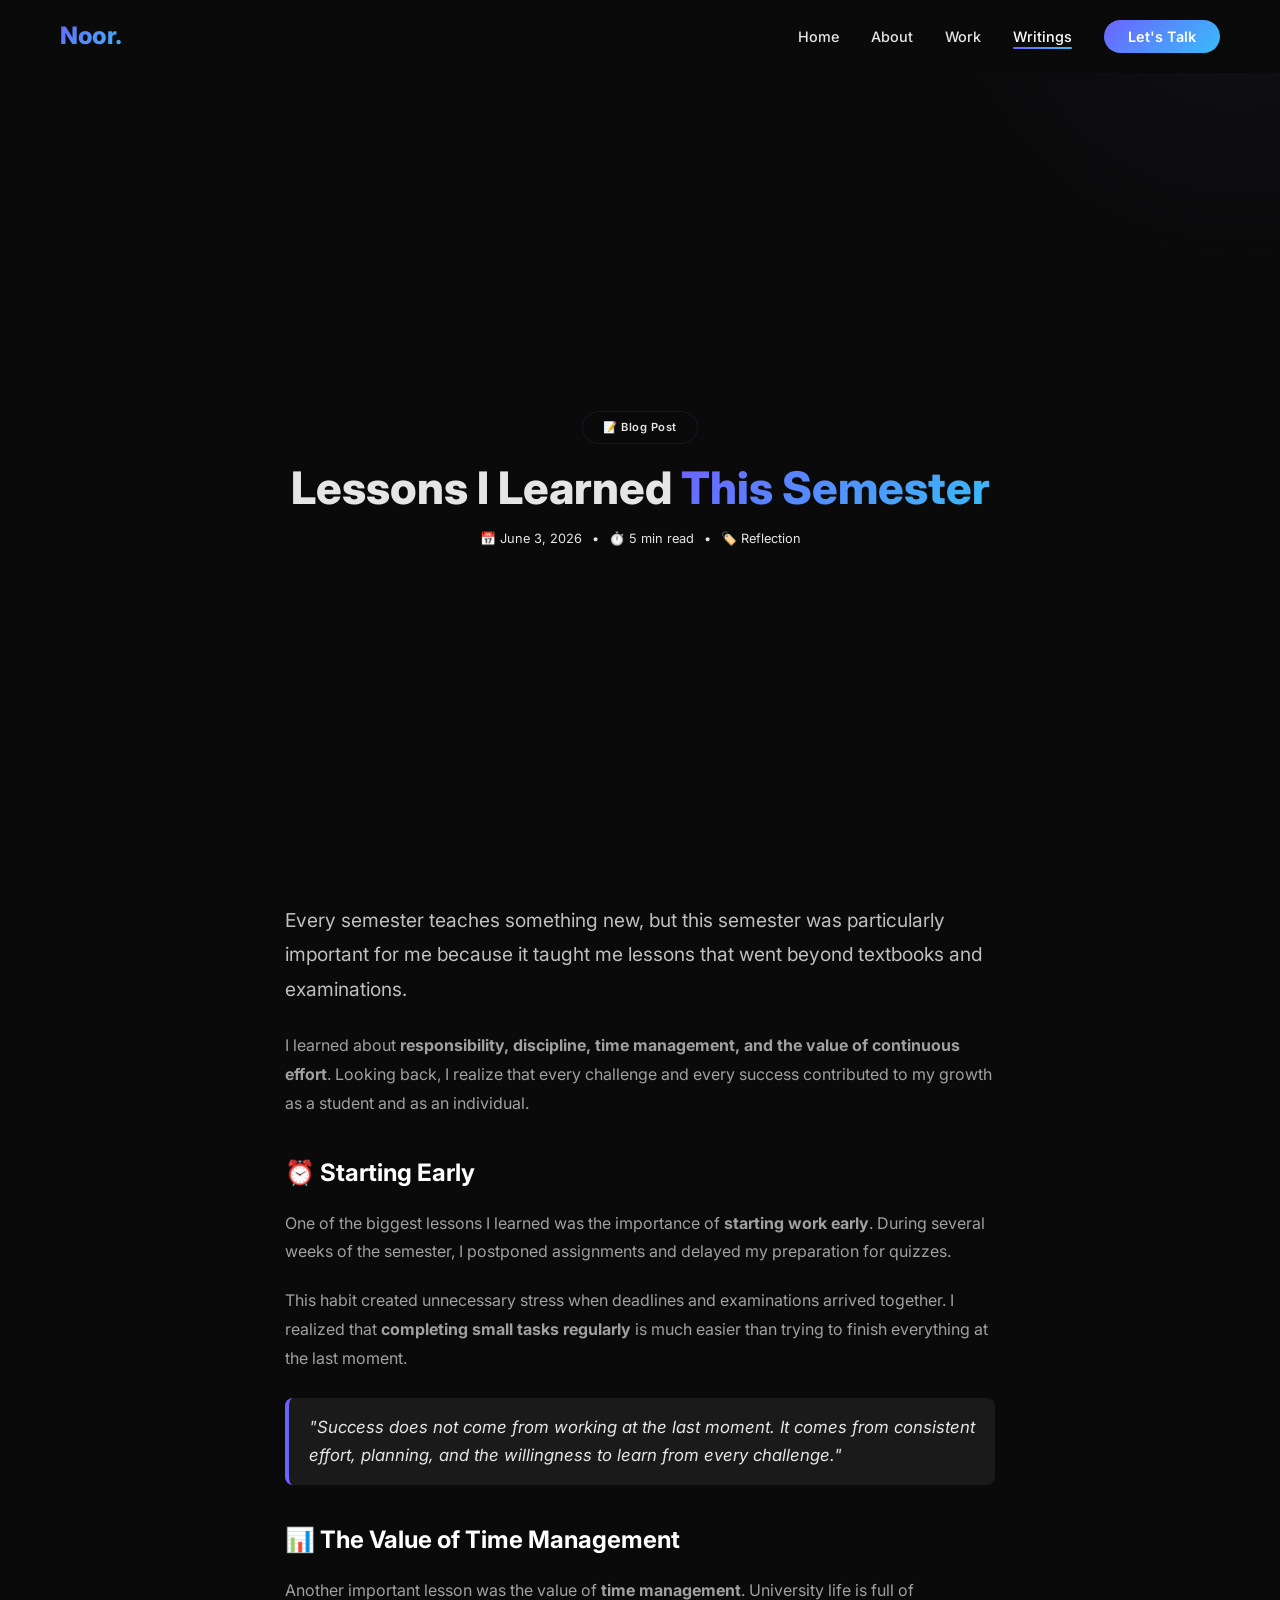
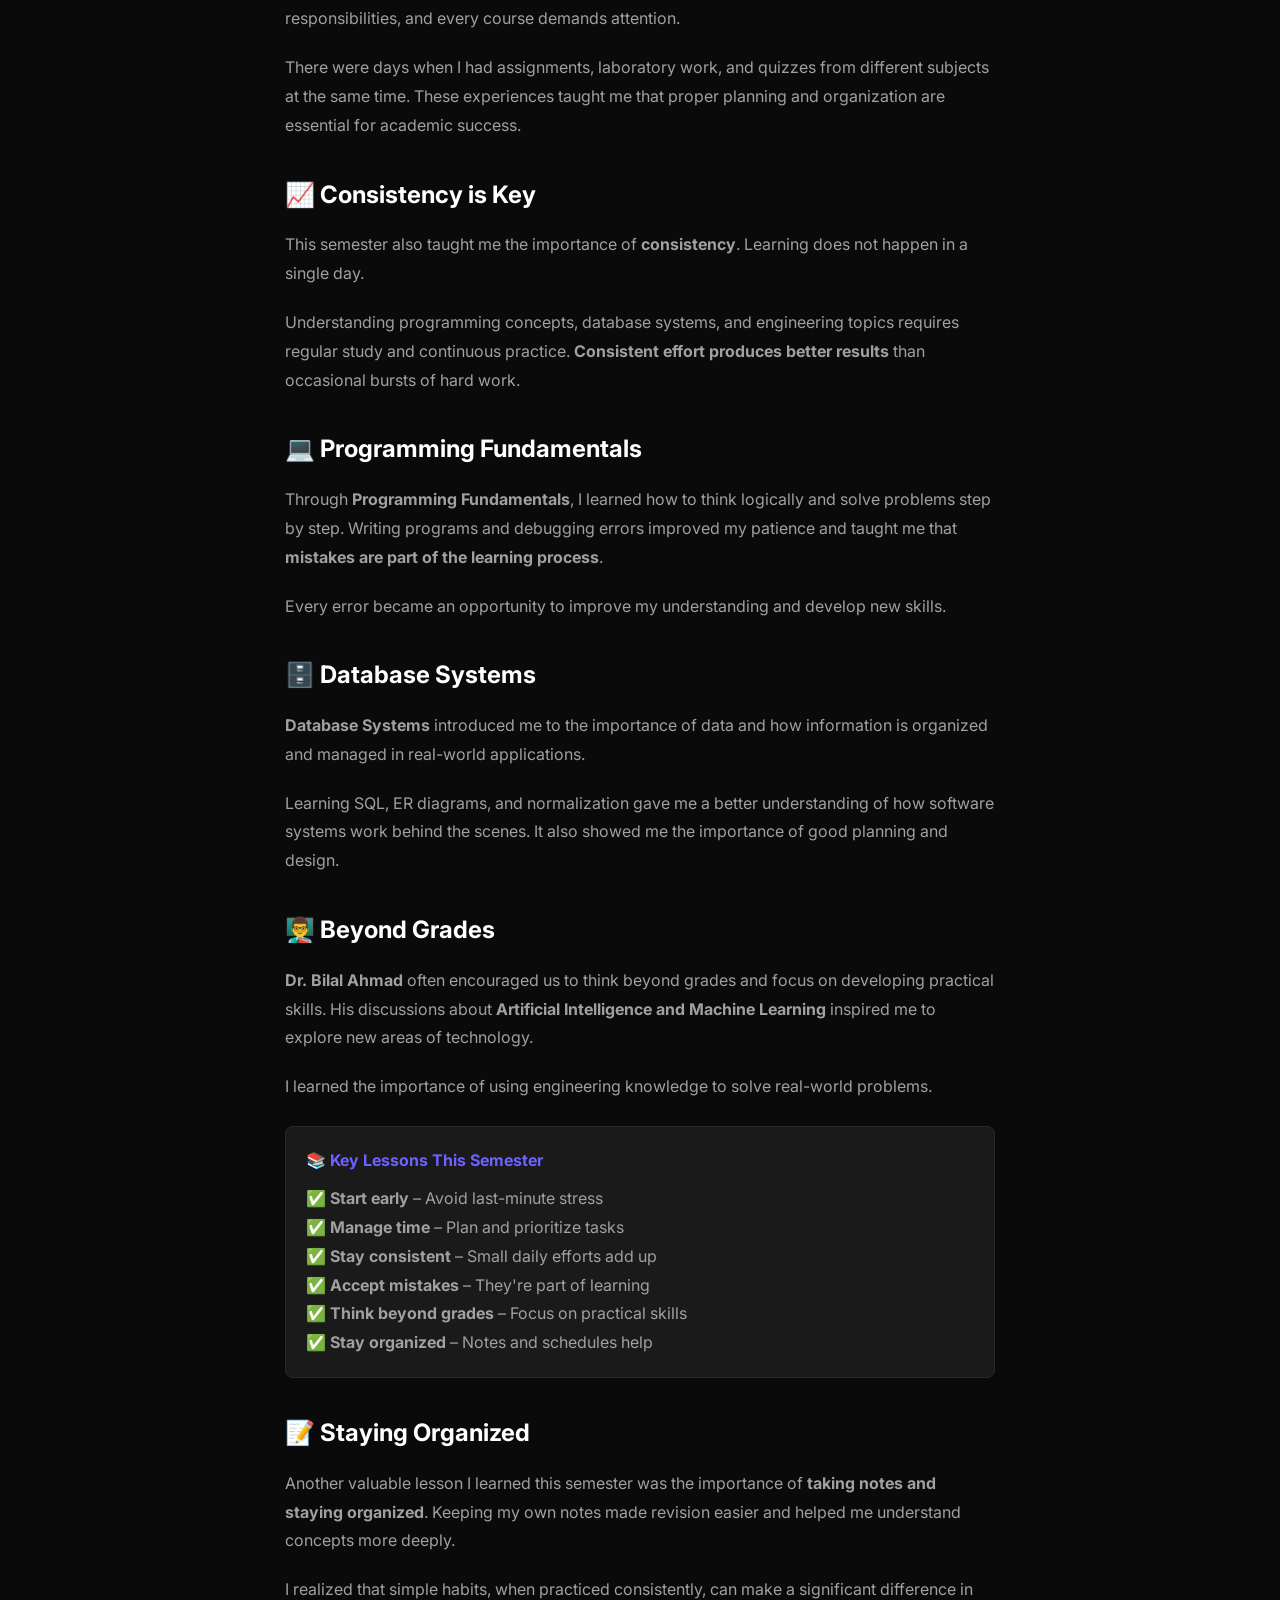
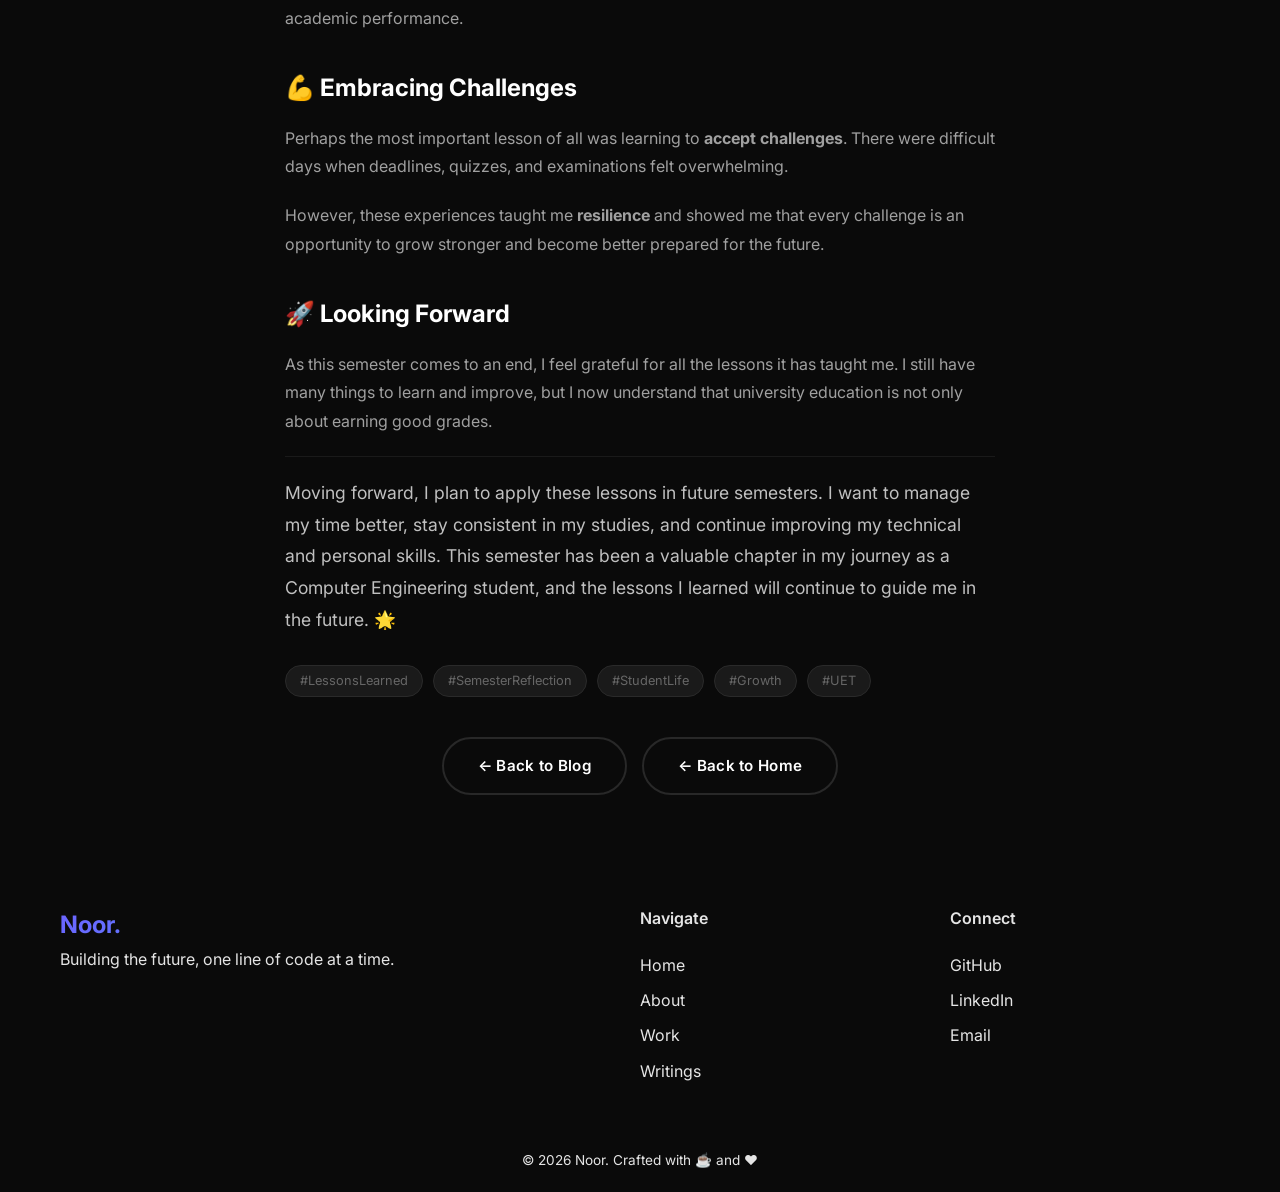
<file: blog/post8.html>
<!DOCTYPE html>
<html lang="en">
<head>
    <meta charset="UTF-8" />
    <meta name="viewport" content="width=device-width, initial-scale=1.0" />

    <title>Lessons I Learned This Semester | Noor</title>

    <!-- SEO -->
    <meta name="description" content="Key lessons learned during my semester as a Computer Engineering student." />
    <meta name="keywords" content="Noor, Lessons Learned, Semester Reflection, Student Life, UET Faisalabad" />
    <meta name="author" content="Noor" />

    <!-- Open Graph -->
    <meta property="og:title" content="Lessons I Learned This Semester | Noor" />
    <meta property="og:description" content="Key takeaways from my academic journey so far." />
    <meta property="og:type" content="article" />

    <!-- Google Font -->
    <link href="https://fonts.googleapis.com/css2?family=Inter:wght@300;400;600;700;800&display=swap" rel="stylesheet" />

    <link rel="stylesheet" href="../style.css" />
</head>

<body>

    <!-- NAVBAR -->
    <nav class="navbar">
        <div class="logo">Noor.</div>
        <ul class="nav-links">
            <li><a href="../index.html">Home</a></li>
            <li><a href="../about.html">About</a></li>
            <li><a href="../projects.html">Work</a></li>
            <li><a href="../blog.html" class="active">Writings</a></li>
            <li><a href="../contact.html" class="nav-cta">Let's Talk</a></li>
        </ul>
        <button class="hamburger" aria-label="Toggle menu">☰</button>
    </nav>

    <!-- BLOG POST HERO -->
    <section class="hero" style="padding: 60px 20px 40px;">
        <div class="hero-container" style="grid-template-columns: 1fr; text-align: center; max-width: 800px;">
            <div class="hero-text">
                <span class="badge">📝 Blog Post</span>
                <h1 style="font-size: 2.8rem;">Lessons I Learned <span class="gradient-text">This Semester</span></h1>
                <div class="blog-meta" style="justify-content: center; margin: 15px 0;">
                    <span>📅 June 3, 2026</span>
                    <span>•</span>
                    <span>⏱️ 5 min read</span>
                    <span>•</span>
                    <span>🏷️ Reflection</span>
                </div>
            </div>
        </div>
    </section>

    <!-- BLOG CONTENT -->
    <section style="padding: 20px 0 60px;">
        <div class="container" style="max-width: 750px;">

            <!-- Introduction -->
            <p style="font-size: 1.2rem; color: #c0c0c0; line-height: 1.8; margin-bottom: 25px;">
                Every semester teaches something new, but this semester was particularly important for me
                because it taught me lessons that went beyond textbooks and examinations.
            </p>

            <p style="color: #a0a0a0; line-height: 1.8; margin-bottom: 20px;">
                I learned about <strong>responsibility, discipline, time management, and the value of continuous
                effort</strong>. Looking back, I realize that every challenge and every success contributed to my
                growth as a student and as an individual.
            </p>

            <!-- Section 1 -->
            <h2 style="color: #fff; margin: 35px 0 15px;">⏰ Starting Early</h2>
            <p style="color: #a0a0a0; line-height: 1.8; margin-bottom: 20px;">
                One of the biggest lessons I learned was the importance of <strong>starting work early</strong>.
                During several weeks of the semester, I postponed assignments and delayed my preparation for
                quizzes.
            </p>
            <p style="color: #a0a0a0; line-height: 1.8; margin-bottom: 20px;">
                This habit created unnecessary stress when deadlines and examinations arrived together. I realized
                that <strong>completing small tasks regularly</strong> is much easier than trying to finish
                everything at the last moment.
            </p>

            <!-- Blockquote -->
            <blockquote style="border-left: 4px solid #6C63FF; padding: 15px 20px; margin: 25px 0; background: #1a1a1a; border-radius: 8px;">
                <p style="color: #e5e5e5; font-style: italic; font-size: 1.05rem;">
                    "Success does not come from working at the last moment. It comes from consistent effort,
                    planning, and the willingness to learn from every challenge."
                </p>
            </blockquote>

            <!-- Section 2 -->
            <h2 style="color: #fff; margin: 35px 0 15px;">📊 The Value of Time Management</h2>
            <p style="color: #a0a0a0; line-height: 1.8; margin-bottom: 20px;">
                Another important lesson was the value of <strong>time management</strong>. University life is
                full of responsibilities, and every course demands attention.
            </p>
            <p style="color: #a0a0a0; line-height: 1.8; margin-bottom: 20px;">
                There were days when I had assignments, laboratory work, and quizzes from different subjects at
                the same time. These experiences taught me that proper planning and organization are essential
                for academic success.
            </p>

            <!-- Section 3 -->
            <h2 style="color: #fff; margin: 35px 0 15px;">📈 Consistency is Key</h2>
            <p style="color: #a0a0a0; line-height: 1.8; margin-bottom: 20px;">
                This semester also taught me the importance of <strong>consistency</strong>. Learning does not
                happen in a single day.
            </p>
            <p style="color: #a0a0a0; line-height: 1.8; margin-bottom: 20px;">
                Understanding programming concepts, database systems, and engineering topics requires regular
                study and continuous practice. <strong>Consistent effort produces better results</strong> than
                occasional bursts of hard work.
            </p>

            <!-- Section 4 -->
            <h2 style="color: #fff; margin: 35px 0 15px;">💻 Programming Fundamentals</h2>
            <p style="color: #a0a0a0; line-height: 1.8; margin-bottom: 20px;">
                Through <strong>Programming Fundamentals</strong>, I learned how to think logically and solve
                problems step by step. Writing programs and debugging errors improved my patience and taught me
                that <strong>mistakes are part of the learning process</strong>.
            </p>
            <p style="color: #a0a0a0; line-height: 1.8; margin-bottom: 20px;">
                Every error became an opportunity to improve my understanding and develop new skills.
            </p>

            <!-- Section 5 -->
            <h2 style="color: #fff; margin: 35px 0 15px;">🗄️ Database Systems</h2>
            <p style="color: #a0a0a0; line-height: 1.8; margin-bottom: 20px;">
                <strong>Database Systems</strong> introduced me to the importance of data and how information is
                organized and managed in real-world applications.
            </p>
            <p style="color: #a0a0a0; line-height: 1.8; margin-bottom: 20px;">
                Learning SQL, ER diagrams, and normalization gave me a better understanding of how software
                systems work behind the scenes. It also showed me the importance of good planning and design.
            </p>

            <!-- Section 6 -->
            <h2 style="color: #fff; margin: 35px 0 15px;">👨‍🏫 Beyond Grades</h2>
            <p style="color: #a0a0a0; line-height: 1.8; margin-bottom: 20px;">
                <strong>Dr. Bilal Ahmad</strong> often encouraged us to think beyond grades and focus on
                developing practical skills. His discussions about
                <strong>Artificial Intelligence and Machine Learning</strong> inspired me to explore new areas
                of technology.
            </p>
            <p style="color: #a0a0a0; line-height: 1.8; margin-bottom: 20px;">
                I learned the importance of using engineering knowledge to solve real-world problems.
            </p>

            <!-- Key Lessons Box -->
            <div style="background: #1a1a1a; border: 1px solid #2a2a2a; border-radius: 8px; padding: 20px; margin: 25px 0;">
                <h3 style="color: #6C63FF; font-size: 1rem; margin-bottom: 10px;">📚 Key Lessons This Semester</h3>
                <ul style="color: #a0a0a0; line-height: 1.8; list-style: none; padding: 0;">
                    <li>✅ <strong>Start early</strong> – Avoid last-minute stress</li>
                    <li>✅ <strong>Manage time</strong> – Plan and prioritize tasks</li>
                    <li>✅ <strong>Stay consistent</strong> – Small daily efforts add up</li>
                    <li>✅ <strong>Accept mistakes</strong> – They're part of learning</li>
                    <li>✅ <strong>Think beyond grades</strong> – Focus on practical skills</li>
                    <li>✅ <strong>Stay organized</strong> – Notes and schedules help</li>
                </ul>
            </div>

            <!-- Section 7 -->
            <h2 style="color: #fff; margin: 35px 0 15px;">📝 Staying Organized</h2>
            <p style="color: #a0a0a0; line-height: 1.8; margin-bottom: 20px;">
                Another valuable lesson I learned this semester was the importance of
                <strong>taking notes and staying organized</strong>. Keeping my own notes made revision easier
                and helped me understand concepts more deeply.
            </p>
            <p style="color: #a0a0a0; line-height: 1.8; margin-bottom: 20px;">
                I realized that simple habits, when practiced consistently, can make a significant difference in
                academic performance.
            </p>

            <!-- Section 8 -->
            <h2 style="color: #fff; margin: 35px 0 15px;">💪 Embracing Challenges</h2>
            <p style="color: #a0a0a0; line-height: 1.8; margin-bottom: 20px;">
                Perhaps the most important lesson of all was learning to <strong>accept challenges</strong>.
                There were difficult days when deadlines, quizzes, and examinations felt overwhelming.
            </p>
            <p style="color: #a0a0a0; line-height: 1.8; margin-bottom: 20px;">
                However, these experiences taught me <strong>resilience</strong> and showed me that every
                challenge is an opportunity to grow stronger and become better prepared for the future.
            </p>

            <!-- Conclusion -->
            <h2 style="color: #fff; margin: 35px 0 15px;">🚀 Looking Forward</h2>
            <p style="color: #a0a0a0; line-height: 1.8; margin-bottom: 20px;">
                As this semester comes to an end, I feel grateful for all the lessons it has taught me. I still
                have many things to learn and improve, but I now understand that university education is not
                only about earning good grades.
            </p>
            <p style="color: #c0c0c0; line-height: 1.8; font-size: 1.1rem; border-top: 1px solid #1a1a1a; padding-top: 20px;">
                Moving forward, I plan to apply these lessons in future semesters. I want to manage my time
                better, stay consistent in my studies, and continue improving my technical and personal skills.
                This semester has been a valuable chapter in my journey as a Computer Engineering student, and
                the lessons I learned will continue to guide me in the future. 🌟
            </p>

            <!-- Tags -->
            <div style="margin-top: 30px; display: flex; gap: 10px; flex-wrap: wrap;">
                <span style="background: #1a1a1a; padding: 4px 14px; border-radius: 50px; font-size: 0.8rem; color: #666; border: 1px solid #2a2a2a;">#LessonsLearned</span>
                <span style="background: #1a1a1a; padding: 4px 14px; border-radius: 50px; font-size: 0.8rem; color: #666; border: 1px solid #2a2a2a;">#SemesterReflection</span>
                <span style="background: #1a1a1a; padding: 4px 14px; border-radius: 50px; font-size: 0.8rem; color: #666; border: 1px solid #2a2a2a;">#StudentLife</span>
                <span style="background: #1a1a1a; padding: 4px 14px; border-radius: 50px; font-size: 0.8rem; color: #666; border: 1px solid #2a2a2a;">#Growth</span>
                <span style="background: #1a1a1a; padding: 4px 14px; border-radius: 50px; font-size: 0.8rem; color: #666; border: 1px solid #2a2a2a;">#UET</span>
            </div>

            <!-- Back to Blog -->
            <div style="text-align: center; margin-top: 40px; display: flex; gap: 15px; justify-content: center; flex-wrap: wrap;">
                <a href="../blog.html" class="btn-secondary">← Back to Blog</a>
                <a href="../index.html" class="btn-secondary">← Back to Home</a>
            </div>

        </div>
    </section>

    <!-- FOOTER -->
    <footer>
        <div class="container">
            <div class="footer-grid">
                <div>
                    <h3>Noor.</h3>
                    <p>Building the future, one line of code at a time.</p>
                </div>
                <div>
                    <h4>Navigate</h4>
                    <a href="../index.html">Home</a>
                    <a href="../about.html">About</a>
                    <a href="../projects.html">Work</a>
                    <a href="../blog.html">Writings</a>
                </div>
                <div>
                    <h4>Connect</h4>
                    <a href="https://github.com/Noor-Fatima.github.io" target="_blank">GitHub</a>
                    <a href="#">LinkedIn</a>
                    <a href="mailto:noofatima45@gmail.com">Email</a>
                </div>
            </div>
            <div class="footer-bottom">
                <p>© 2026 Noor. Crafted with ☕ and ❤️</p>
            </div>
        </div>
    </footer>

    <!-- Mobile Menu Toggle -->
    <script>
        const hamburger = document.querySelector('.hamburger');
        const navLinks = document.querySelector('.nav-links');

        hamburger.addEventListener('click', () => {
            navLinks.classList.toggle('open');
        });
    </script>

</body>
</html>
</file>
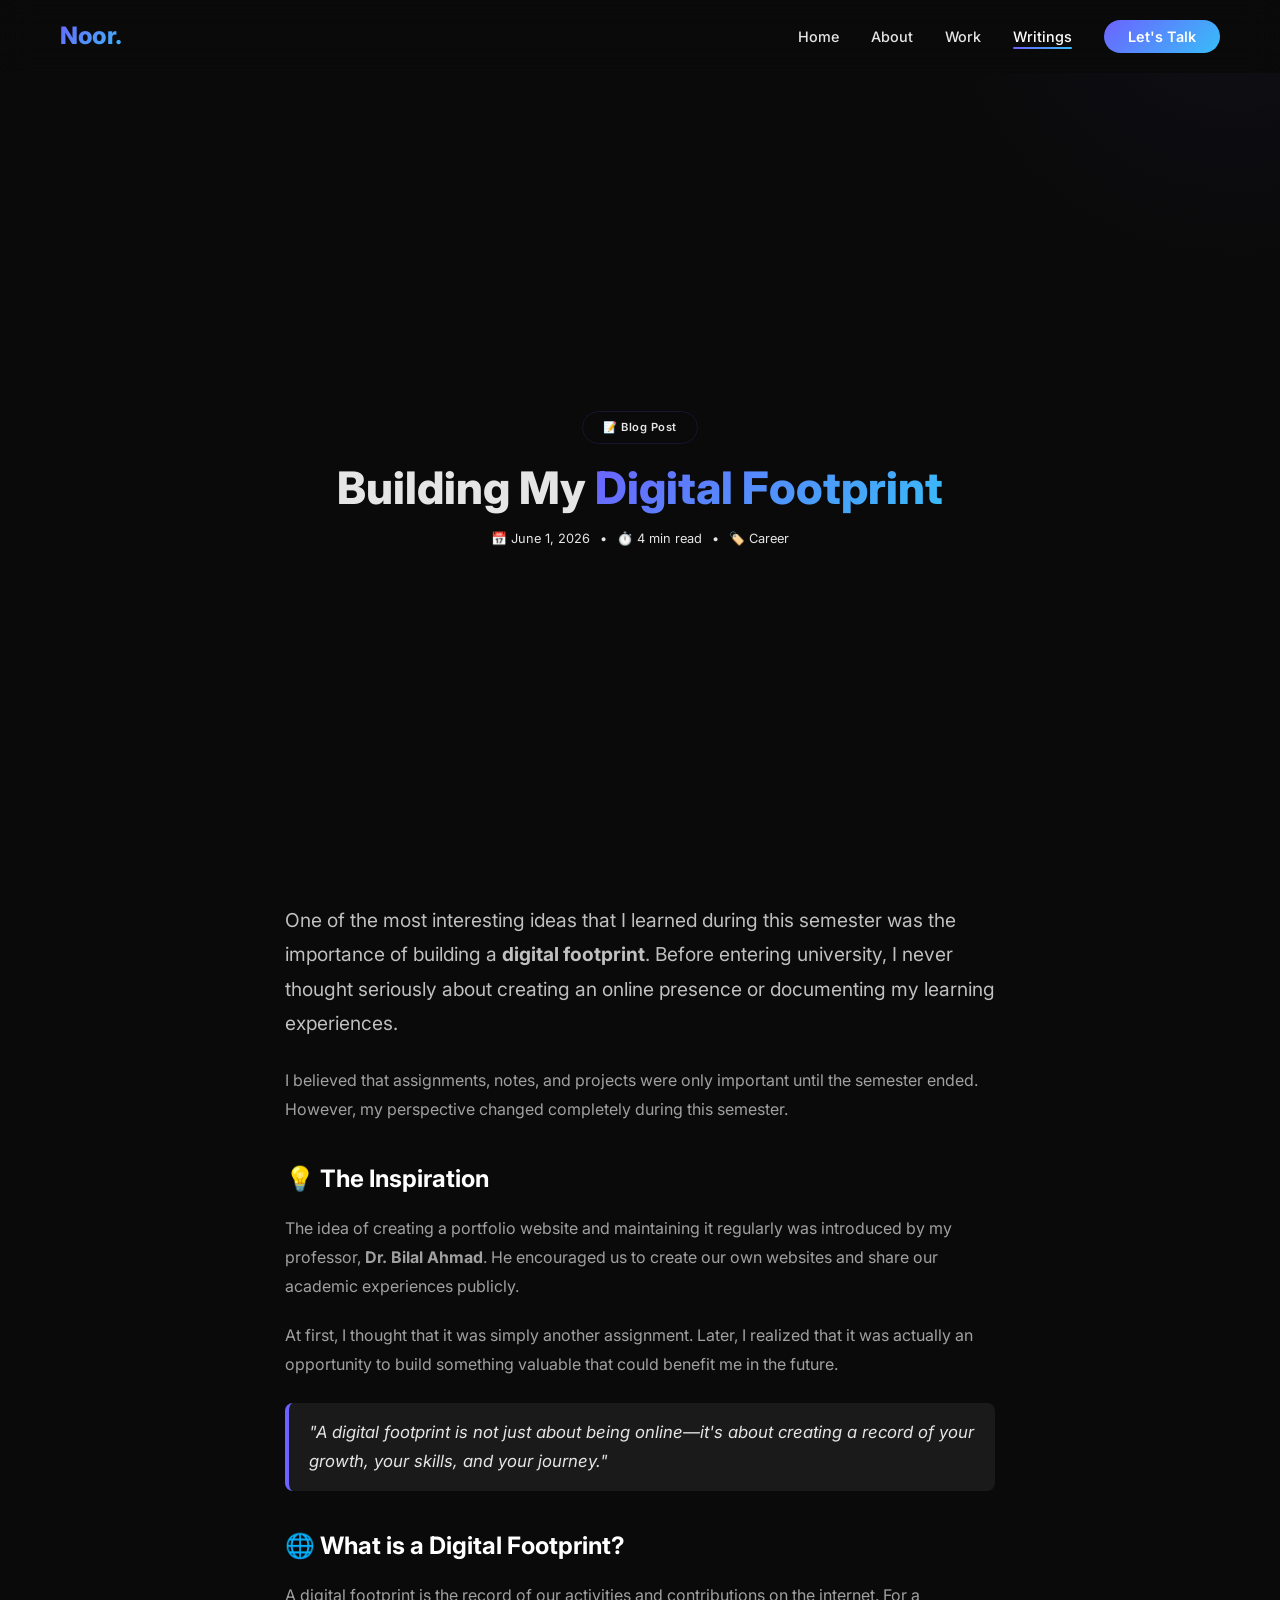
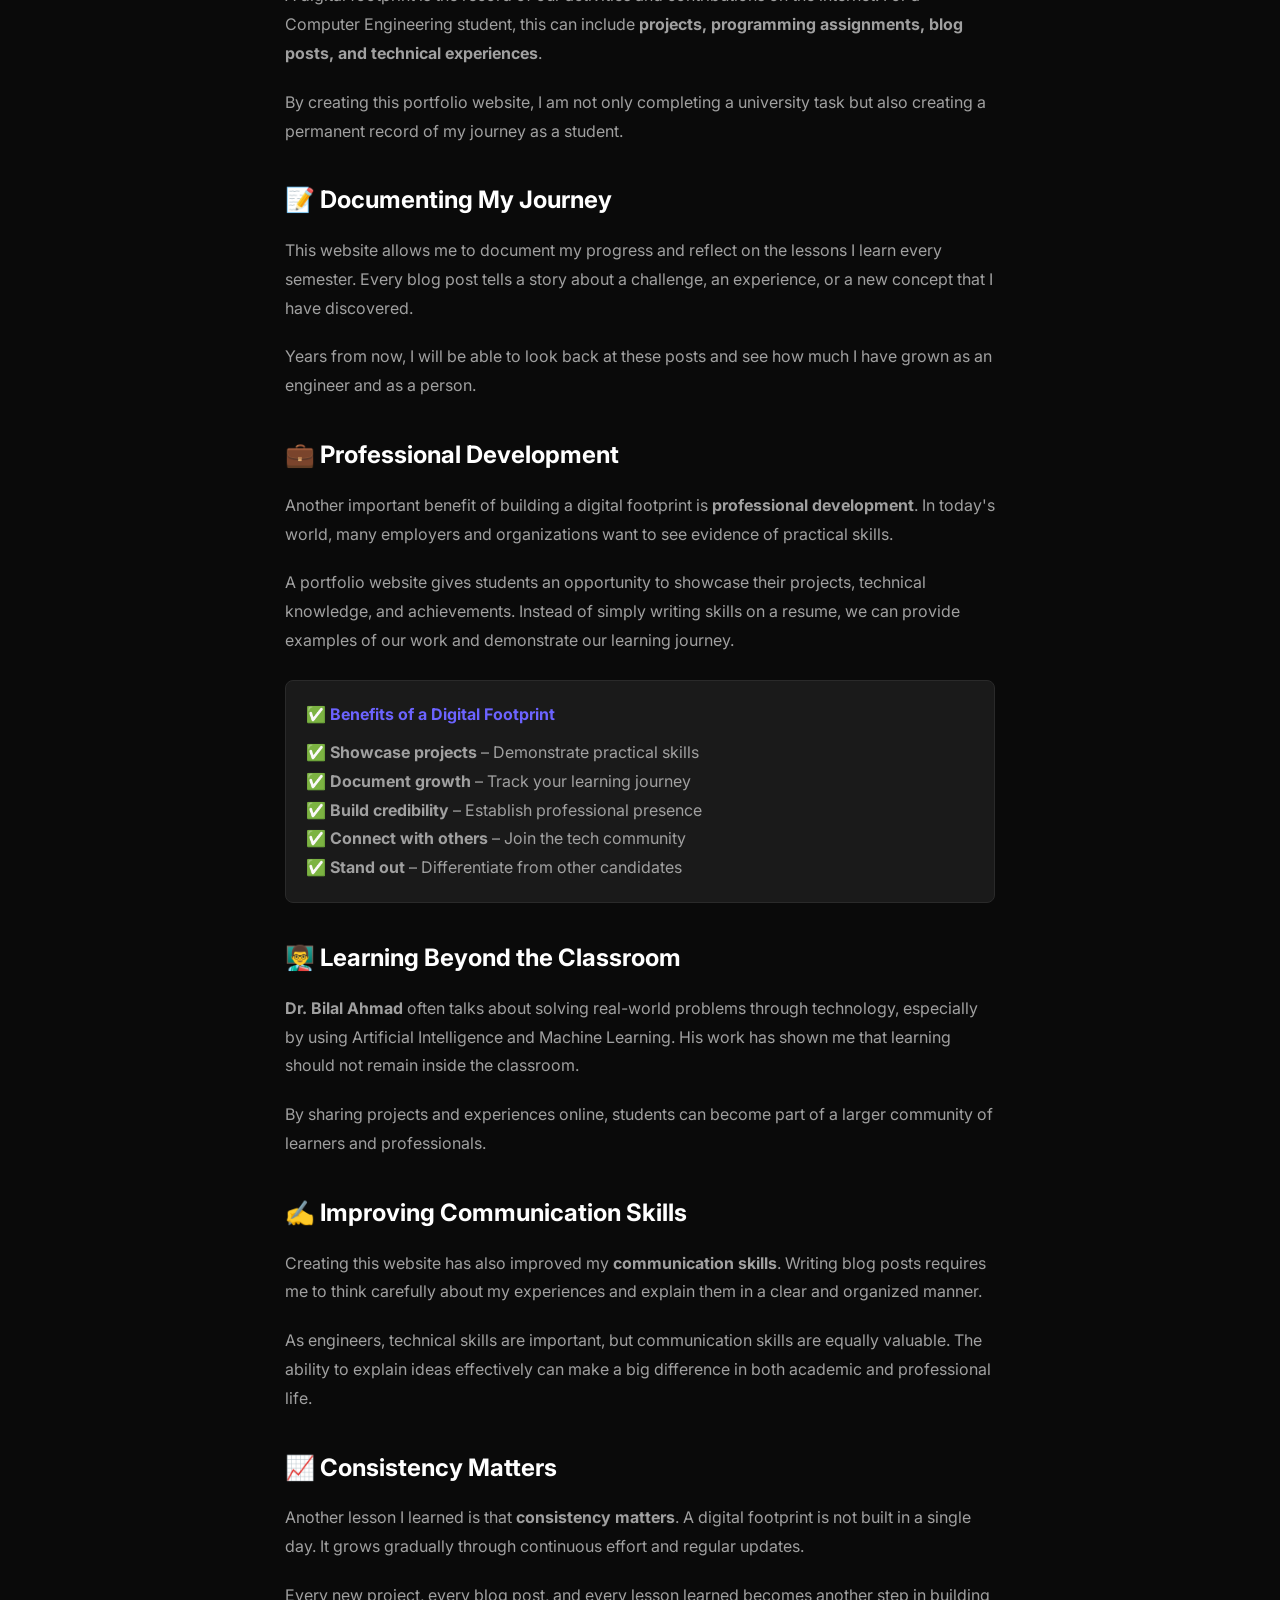
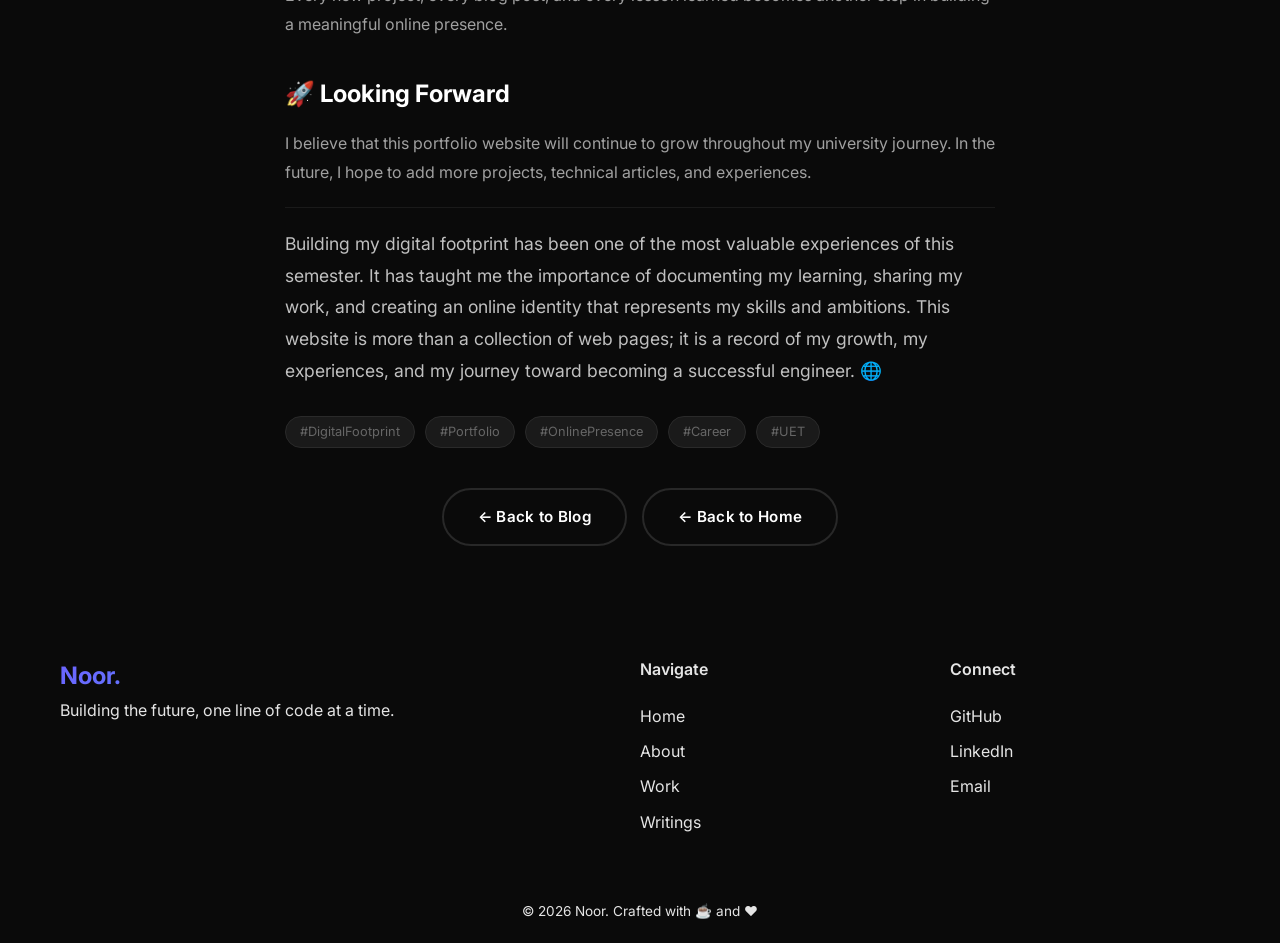
<file: blog/post9.html>
<!DOCTYPE html>
<html lang="en">
<head>
    <meta charset="UTF-8" />
    <meta name="viewport" content="width=device-width, initial-scale=1.0" />

    <title>Building My Digital Footprint | Noor</title>

    <!-- SEO -->
    <meta name="description" content="Why building a digital footprint matters for Computer Engineering students." />
    <meta name="keywords" content="Noor, Digital Footprint, Online Presence, Portfolio, UET Faisalabad" />
    <meta name="author" content="Noor" />

    <!-- Open Graph -->
    <meta property="og:title" content="Building My Digital Footprint | Noor" />
    <meta property="og:description" content="Why having an online presence matters for future engineers." />
    <meta property="og:type" content="article" />

    <!-- Google Font -->
    <link href="https://fonts.googleapis.com/css2?family=Inter:wght@300;400;600;700;800&display=swap" rel="stylesheet" />

    <link rel="stylesheet" href="../style.css" />
</head>

<body>

    <!-- NAVBAR -->
    <nav class="navbar">
        <div class="logo">Noor.</div>
        <ul class="nav-links">
            <li><a href="../index.html">Home</a></li>
            <li><a href="../about.html">About</a></li>
            <li><a href="../projects.html">Work</a></li>
            <li><a href="../blog.html" class="active">Writings</a></li>
            <li><a href="../contact.html" class="nav-cta">Let's Talk</a></li>
        </ul>
        <button class="hamburger" aria-label="Toggle menu">☰</button>
    </nav>

    <!-- BLOG POST HERO -->
    <section class="hero" style="padding: 60px 20px 40px;">
        <div class="hero-container" style="grid-template-columns: 1fr; text-align: center; max-width: 800px;">
            <div class="hero-text">
                <span class="badge">📝 Blog Post</span>
                <h1 style="font-size: 2.8rem;">Building My <span class="gradient-text">Digital Footprint</span></h1>
                <div class="blog-meta" style="justify-content: center; margin: 15px 0;">
                    <span>📅 June 1, 2026</span>
                    <span>•</span>
                    <span>⏱️ 4 min read</span>
                    <span>•</span>
                    <span>🏷️ Career</span>
                </div>
            </div>
        </div>
    </section>

    <!-- BLOG CONTENT -->
    <section style="padding: 20px 0 60px;">
        <div class="container" style="max-width: 750px;">

            <!-- Introduction -->
            <p style="font-size: 1.2rem; color: #c0c0c0; line-height: 1.8; margin-bottom: 25px;">
                One of the most interesting ideas that I learned during this semester was the importance of
                building a <strong>digital footprint</strong>. Before entering university, I never thought
                seriously about creating an online presence or documenting my learning experiences.
            </p>

            <p style="color: #a0a0a0; line-height: 1.8; margin-bottom: 20px;">
                I believed that assignments, notes, and projects were only important until the semester ended.
                However, my perspective changed completely during this semester.
            </p>

            <!-- Section 1 -->
            <h2 style="color: #fff; margin: 35px 0 15px;">💡 The Inspiration</h2>
            <p style="color: #a0a0a0; line-height: 1.8; margin-bottom: 20px;">
                The idea of creating a portfolio website and maintaining it regularly was introduced by my
                professor, <strong>Dr. Bilal Ahmad</strong>. He encouraged us to create our own websites and
                share our academic experiences publicly.
            </p>
            <p style="color: #a0a0a0; line-height: 1.8; margin-bottom: 20px;">
                At first, I thought that it was simply another assignment. Later, I realized that it was
                actually an opportunity to build something valuable that could benefit me in the future.
            </p>

            <!-- Blockquote -->
            <blockquote style="border-left: 4px solid #6C63FF; padding: 15px 20px; margin: 25px 0; background: #1a1a1a; border-radius: 8px;">
                <p style="color: #e5e5e5; font-style: italic; font-size: 1.05rem;">
                    "A digital footprint is not just about being online—it's about creating a record of your
                    growth, your skills, and your journey."
                </p>
            </blockquote>

            <!-- Section 2 -->
            <h2 style="color: #fff; margin: 35px 0 15px;">🌐 What is a Digital Footprint?</h2>
            <p style="color: #a0a0a0; line-height: 1.8; margin-bottom: 20px;">
                A digital footprint is the record of our activities and contributions on the internet. For a
                Computer Engineering student, this can include <strong>projects, programming assignments,
                blog posts, and technical experiences</strong>.
            </p>
            <p style="color: #a0a0a0; line-height: 1.8; margin-bottom: 20px;">
                By creating this portfolio website, I am not only completing a university task but also
                creating a permanent record of my journey as a student.
            </p>

            <!-- Section 3 -->
            <h2 style="color: #fff; margin: 35px 0 15px;">📝 Documenting My Journey</h2>
            <p style="color: #a0a0a0; line-height: 1.8; margin-bottom: 20px;">
                This website allows me to document my progress and reflect on the lessons I learn every
                semester. Every blog post tells a story about a challenge, an experience, or a new concept
                that I have discovered.
            </p>
            <p style="color: #a0a0a0; line-height: 1.8; margin-bottom: 20px;">
                Years from now, I will be able to look back at these posts and see how much I have grown as
                an engineer and as a person.
            </p>

            <!-- Section 4 -->
            <h2 style="color: #fff; margin: 35px 0 15px;">💼 Professional Development</h2>
            <p style="color: #a0a0a0; line-height: 1.8; margin-bottom: 20px;">
                Another important benefit of building a digital footprint is <strong>professional
                development</strong>. In today's world, many employers and organizations want to see
                evidence of practical skills.
            </p>
            <p style="color: #a0a0a0; line-height: 1.8; margin-bottom: 20px;">
                A portfolio website gives students an opportunity to showcase their projects, technical
                knowledge, and achievements. Instead of simply writing skills on a resume, we can provide
                examples of our work and demonstrate our learning journey.
            </p>

            <!-- Benefits Box -->
            <div style="background: #1a1a1a; border: 1px solid #2a2a2a; border-radius: 8px; padding: 20px; margin: 25px 0;">
                <h3 style="color: #6C63FF; font-size: 1rem; margin-bottom: 10px;">✅ Benefits of a Digital Footprint</h3>
                <ul style="color: #a0a0a0; line-height: 1.8; list-style: none; padding: 0;">
                    <li>✅ <strong>Showcase projects</strong> – Demonstrate practical skills</li>
                    <li>✅ <strong>Document growth</strong> – Track your learning journey</li>
                    <li>✅ <strong>Build credibility</strong> – Establish professional presence</li>
                    <li>✅ <strong>Connect with others</strong> – Join the tech community</li>
                    <li>✅ <strong>Stand out</strong> – Differentiate from other candidates</li>
                </ul>
            </div>

            <!-- Section 5 -->
            <h2 style="color: #fff; margin: 35px 0 15px;">👨‍🏫 Learning Beyond the Classroom</h2>
            <p style="color: #a0a0a0; line-height: 1.8; margin-bottom: 20px;">
                <strong>Dr. Bilal Ahmad</strong> often talks about solving real-world problems through
                technology, especially by using Artificial Intelligence and Machine Learning. His work has
                shown me that learning should not remain inside the classroom.
            </p>
            <p style="color: #a0a0a0; line-height: 1.8; margin-bottom: 20px;">
                By sharing projects and experiences online, students can become part of a larger community
                of learners and professionals.
            </p>

            <!-- Section 6 -->
            <h2 style="color: #fff; margin: 35px 0 15px;">✍️ Improving Communication Skills</h2>
            <p style="color: #a0a0a0; line-height: 1.8; margin-bottom: 20px;">
                Creating this website has also improved my <strong>communication skills</strong>. Writing
                blog posts requires me to think carefully about my experiences and explain them in a clear
                and organized manner.
            </p>
            <p style="color: #a0a0a0; line-height: 1.8; margin-bottom: 20px;">
                As engineers, technical skills are important, but communication skills are equally valuable.
                The ability to explain ideas effectively can make a big difference in both academic and
                professional life.
            </p>

            <!-- Section 7 -->
            <h2 style="color: #fff; margin: 35px 0 15px;">📈 Consistency Matters</h2>
            <p style="color: #a0a0a0; line-height: 1.8; margin-bottom: 20px;">
                Another lesson I learned is that <strong>consistency matters</strong>. A digital footprint
                is not built in a single day. It grows gradually through continuous effort and regular updates.
            </p>
            <p style="color: #a0a0a0; line-height: 1.8; margin-bottom: 20px;">
                Every new project, every blog post, and every lesson learned becomes another step in building
                a meaningful online presence.
            </p>

            <!-- Conclusion -->
            <h2 style="color: #fff; margin: 35px 0 15px;">🚀 Looking Forward</h2>
            <p style="color: #a0a0a0; line-height: 1.8; margin-bottom: 20px;">
                I believe that this portfolio website will continue to grow throughout my university journey.
                In the future, I hope to add more projects, technical articles, and experiences.
            </p>
            <p style="color: #c0c0c0; line-height: 1.8; font-size: 1.1rem; border-top: 1px solid #1a1a1a; padding-top: 20px;">
                Building my digital footprint has been one of the most valuable experiences of this semester.
                It has taught me the importance of documenting my learning, sharing my work, and creating an
                online identity that represents my skills and ambitions. This website is more than a collection
                of web pages; it is a record of my growth, my experiences, and my journey toward becoming a
                successful engineer. 🌐
            </p>

            <!-- Tags -->
            <div style="margin-top: 30px; display: flex; gap: 10px; flex-wrap: wrap;">
                <span style="background: #1a1a1a; padding: 4px 14px; border-radius: 50px; font-size: 0.8rem; color: #666; border: 1px solid #2a2a2a;">#DigitalFootprint</span>
                <span style="background: #1a1a1a; padding: 4px 14px; border-radius: 50px; font-size: 0.8rem; color: #666; border: 1px solid #2a2a2a;">#Portfolio</span>
                <span style="background: #1a1a1a; padding: 4px 14px; border-radius: 50px; font-size: 0.8rem; color: #666; border: 1px solid #2a2a2a;">#OnlinePresence</span>
                <span style="background: #1a1a1a; padding: 4px 14px; border-radius: 50px; font-size: 0.8rem; color: #666; border: 1px solid #2a2a2a;">#Career</span>
                <span style="background: #1a1a1a; padding: 4px 14px; border-radius: 50px; font-size: 0.8rem; color: #666; border: 1px solid #2a2a2a;">#UET</span>
            </div>

            <!-- Back to Blog -->
            <div style="text-align: center; margin-top: 40px; display: flex; gap: 15px; justify-content: center; flex-wrap: wrap;">
                <a href="../blog.html" class="btn-secondary">← Back to Blog</a>
                <a href="../index.html" class="btn-secondary">← Back to Home</a>
            </div>

        </div>
    </section>

    <!-- FOOTER -->
    <footer>
        <div class="container">
            <div class="footer-grid">
                <div>
                    <h3>Noor.</h3>
                    <p>Building the future, one line of code at a time.</p>
                </div>
                <div>
                    <h4>Navigate</h4>
                    <a href="../index.html">Home</a>
                    <a href="../about.html">About</a>
                    <a href="../projects.html">Work</a>
                    <a href="../blog.html">Writings</a>
                </div>
                <div>
                    <h4>Connect</h4>
                    <a href="https://github.com/Noor-Fatima.github.io" target="_blank">GitHub</a>
                    <a href="#">LinkedIn</a>
                    <a href="mailto:noofatima45@gmail.com">Email</a>
                </div>
            </div>
            <div class="footer-bottom">
                <p>© 2026 Noor. Crafted with ☕ and ❤️</p>
            </div>
        </div>
    </footer>

    <!-- Mobile Menu Toggle -->
    <script>
        const hamburger = document.querySelector('.hamburger');
        const navLinks = document.querySelector('.nav-links');

        hamburger.addEventListener('click', () => {
            navLinks.classList.toggle('open');
        });
    </script>

</body>
</html>
</file>
<file: style.css>
/* ========================================
   RESET & BASE
   ======================================== */
* {
    margin: 0;
    padding: 0;
    box-sizing: border-box;
}

html {
    scroll-behavior: smooth;
}

body {
    font-family: 'Inter', -apple-system, BlinkMacSystemFont, 'Segoe UI', sans-serif;
    background: #0a0a0a;
    color: #e5e5e5;
    line-height: 1.7;
    -webkit-font-smoothing: antialiased;
    -moz-osx-font-smoothing: grayscale;
    transition: background 0.5s ease, color 0.5s ease;
}

a {
    text-decoration: none;
    color: inherit;
}

ul {
    list-style: none;
}

img {
    max-width: 100%;
    display: block;
}

/* ========================================
   UTILITY CLASSES
   ======================================== */
.container {
    max-width: 1200px;
    margin: 0 auto;
    padding: 0 20px;
}

.gradient-text {
    background: linear-gradient(135deg, #6C63FF, #38bdf8);
    -webkit-background-clip: text;
    -webkit-text-fill-color: transparent;
    background-clip: text;
}

.section-label {
    font-size: 0.7rem;
    font-weight: 700;
    color: #6C63FF;
    text-transform: uppercase;
    letter-spacing: 4px;
    display: inline-block;
    position: relative;
}

.section-label::after {
    content: '';
    position: absolute;
    bottom: -6px;
    left: 0;
    width: 100%;
    height: 2px;
    background: linear-gradient(90deg, #6C63FF, #38bdf8);
    border-radius: 2px;
}

/* ========================================
   BUTTONS
   ======================================== */
.btn-primary {
    display: inline-block;
    background: linear-gradient(135deg, #6C63FF, #38bdf8);
    color: #fff;
    padding: 14px 34px;
    border-radius: 50px;
    text-decoration: none;
    font-weight: 600;
    font-size: 0.95rem;
    transition: all 0.4s cubic-bezier(0.4, 0, 0.2, 1);
    border: none;
    cursor: pointer;
    position: relative;
    overflow: hidden;
    letter-spacing: 0.3px;
}

.btn-primary::before {
    content: '';
    position: absolute;
    top: 0;
    left: -100%;
    width: 100%;
    height: 100%;
    background: linear-gradient(135deg, #38bdf8, #6C63FF);
    transition: left 0.6s cubic-bezier(0.4, 0, 0.2, 1);
}

.btn-primary:hover::before {
    left: 0;
}

.btn-primary span {
    position: relative;
    z-index: 1;
}

.btn-primary:hover {
    transform: translateY(-3px);
    box-shadow: 0 20px 50px rgba(108, 99, 255, 0.35);
}

.btn-secondary {
    display: inline-block;
    background: transparent;
    color: #fff;
    padding: 14px 34px;
    border-radius: 50px;
    text-decoration: none;
    font-weight: 600;
    font-size: 0.95rem;
    border: 2px solid rgba(255, 255, 255, 0.12);
    transition: all 0.4s cubic-bezier(0.4, 0, 0.2, 1);
    cursor: pointer;
    position: relative;
    overflow: hidden;
    letter-spacing: 0.3px;
}

.btn-secondary::before {
    content: '';
    position: absolute;
    top: 0;
    left: 0;
    width: 100%;
    height: 100%;
    background: linear-gradient(135deg, rgba(108, 99, 255, 0.15), rgba(56, 189, 248, 0.15));
    transform: scaleX(0);
    transform-origin: right;
    transition: transform 0.5s cubic-bezier(0.4, 0, 0.2, 1);
}

.btn-secondary:hover::before {
    transform: scaleX(1);
    transform-origin: left;
}

.btn-secondary:hover {
    border-color: #6C63FF;
    transform: translateY(-3px);
    box-shadow: 0 15px 40px rgba(108, 99, 255, 0.15);
}

.btn-secondary span {
    position: relative;
    z-index: 1;
}

/* ========================================
   THEME TOGGLE
   ======================================== */
#theme-toggle {
    background: rgba(255, 255, 255, 0.06);
    color: #fff;
    border: 1px solid rgba(255, 255, 255, 0.08);
    padding: 10px 14px;
    border-radius: 50%;
    cursor: pointer;
    transition: all 0.5s cubic-bezier(0.4, 0, 0.2, 1);
    font-size: 1.1rem;
    display: flex;
    align-items: center;
    justify-content: center;
    backdrop-filter: blur(12px);
    -webkit-backdrop-filter: blur(12px);
}

#theme-toggle:hover {
    background: #6C63FF;
    border-color: #6C63FF;
    transform: rotate(45deg) scale(1.08);
    box-shadow: 0 0 40px rgba(108, 99, 255, 0.3);
}

body.light-mode #theme-toggle {
    background: rgba(0, 0, 0, 0.04);
    color: #111827;
    border-color: rgba(0, 0, 0, 0.08);
}

body.light-mode #theme-toggle:hover {
    background: #6C63FF;
    color: #fff;
    border-color: #6C63FF;
    box-shadow: 0 0 40px rgba(108, 99, 255, 0.25);
}

/* ========================================
   DARK MODE (Default)
   ======================================== */
body.dark-mode {
    background: #0a0a0a;
    color: #e5e5e5;
}

body.dark-mode .navbar {
    background: rgba(10, 10, 10, 0.92);
    border-bottom: 1px solid rgba(255, 255, 255, 0.05);
}

body.dark-mode .hero {
    background: radial-gradient(ellipse at 20% 50%, #141425 0%, #0a0a0a 70%);
}

body.dark-mode .featured,
body.dark-mode .cta,
body.dark-mode .skills,
body.dark-mode footer {
    background: #0f0f0f;
}

body.dark-mode .card {
    background: #111;
    border-color: rgba(255, 255, 255, 0.06);
}

body.dark-mode .card.highlight {
    background: #161616;
    border-left-color: #6C63FF;
}

body.dark-mode .mockup,
body.dark-mode .blog-card {
    background: #111;
    border-color: rgba(255, 255, 255, 0.06);
}

body.dark-mode .tech-stack span {
    background: rgba(255, 255, 255, 0.05);
    border-color: rgba(255, 255, 255, 0.08);
    color: rgba(255, 255, 255, 0.7);
}

body.dark-mode .subtitle,
body.dark-mode p,
body.dark-mode .blog-meta,
body.dark-mode .stats div,
body.dark-mode .footer-grid p,
body.dark-mode .nav-links a {
    color: rgba(255, 255, 255, 0.6);
}

body.dark-mode .logo,
body.dark-mode h1,
body.dark-mode h2,
body.dark-mode h3,
body.dark-mode h4,
body.dark-mode .stats div span {
    color: #ffffff;
}

body.dark-mode .subtitle .highlight {
    color: #ffffff;
}

body.dark-mode .footer-grid a {
    color: rgba(255, 255, 255, 0.4);
}

body.dark-mode .footer-grid a:hover {
    color: #ffffff;
}

body.dark-mode .footer-bottom {
    color: rgba(255, 255, 255, 0.25);
}

body.dark-mode .mockup-header {
    background: rgba(255, 255, 255, 0.03);
    color: rgba(255, 255, 255, 0.5);
}

body.dark-mode .mockup-body .row {
    border-bottom-color: rgba(255, 255, 255, 0.04);
}

body.dark-mode .mockup-body .value {
    color: rgba(255, 255, 255, 0.8);
}

body.dark-mode .btn-secondary {
    color: #fff;
    border-color: rgba(255, 255, 255, 0.12);
}

body.dark-mode .btn-secondary:hover {
    border-color: #6C63FF;
}

body.dark-mode .project-card ul li {
    color: rgba(255, 255, 255, 0.7);
}

body.dark-mode .blog-card p {
    color: rgba(255, 255, 255, 0.6);
}

body.dark-mode .cta p {
    color: rgba(255, 255, 255, 0.6);
}

body.dark-mode .skills {
    background: #0f0f0f;
}

body.dark-mode .progress {
    background: rgba(255, 255, 255, 0.05);
}

/* ========================================
   LIGHT MODE
   ======================================== */
body.light-mode {
    background: #f8fafc;
    color: #111827;
}

body.light-mode .navbar {
    background: rgba(255, 255, 255, 0.92);
    border-bottom: 1px solid rgba(0, 0, 0, 0.06);
}

body.light-mode .hero {
    background: radial-gradient(ellipse at 20% 50%, #eef2ff 0%, #f8fafc 70%);
}

body.light-mode .featured,
body.light-mode .cta,
body.light-mode .skills,
body.light-mode footer {
    background: #ffffff;
}

body.light-mode .card {
    background: #ffffff;
    border-color: #e5e7eb;
}

body.light-mode .card.highlight {
    background: #f8fafc;
    border-left-color: #6C63FF;
}

body.light-mode .mockup,
body.light-mode .blog-card {
    background: #ffffff;
    border-color: #e5e7eb;
}

body.light-mode .tech-stack span {
    background: #f1f5f9;
    border-color: #e5e7eb;
    color: #1e293b;
}

body.light-mode .tech-stack span:hover {
    background: rgba(108, 99, 255, 0.1);
    border-color: #6C63FF;
    color: #6C63FF;
}

body.light-mode .subtitle,
body.light-mode p,
body.light-mode .blog-meta,
body.light-mode .stats div,
body.light-mode .footer-grid p,
body.light-mode .nav-links a {
    color: #4b5563;
}

body.light-mode .logo,
body.light-mode h1,
body.light-mode h2,
body.light-mode h3,
body.light-mode h4,
body.light-mode .stats div span {
    color: #111827;
}

body.light-mode .subtitle .highlight {
    color: #111827;
}

body.light-mode .footer-grid a {
    color: #6b7280;
}

body.light-mode .footer-grid a:hover {
    color: #111827;
    transform: translateX(4px);
}

body.light-mode .footer-bottom {
    color: #9ca3af;
}

body.light-mode .mockup-header {
    background: #f1f5f9;
    color: #4b5563;
}

body.light-mode .mockup-body .row {
    border-bottom-color: #f1f5f9;
}

body.light-mode .mockup-body .value {
    color: #111827;
}

body.light-mode .btn-secondary {
    color: #111827;
    border-color: rgba(0, 0, 0, 0.12);
}

body.light-mode .btn-secondary:hover {
    border-color: #6C63FF;
    background: rgba(108, 99, 255, 0.06);
}

body.light-mode .project-card ul li {
    color: #4b5563;
}

body.light-mode .blog-card p {
    color: #6b7280;
}

body.light-mode .cta p {
    color: #6b7280;
}

body.light-mode .skills {
    background: #f8fafc;
}

body.light-mode .progress {
    background: #e5e7eb;
}

body.light-mode .section-label {
    color: #6C63FF;
}

body.light-mode .section-label::after {
    background: linear-gradient(90deg, #6C63FF, #38bdf8);
}

/* ========================================
   NAVBAR
   ======================================== */
.navbar {
    display: flex;
    justify-content: space-between;
    align-items: center;
    padding: 16px 60px;
    backdrop-filter: blur(16px);
    -webkit-backdrop-filter: blur(16px);
    position: sticky;
    top: 0;
    z-index: 1000;
    transition: all 0.4s ease;
}

.navbar.scrolled {
    padding: 12px 60px;
    box-shadow: 0 4px 30px rgba(0, 0, 0, 0.1);
}

.logo {
    font-size: 1.5rem;
    font-weight: 800;
    background: linear-gradient(135deg, #6C63FF, #38bdf8);
    -webkit-background-clip: text;
    -webkit-text-fill-color: transparent;
    background-clip: text;
    letter-spacing: -0.5px;
    transition: transform 0.3s ease;
}

.logo:hover {
    transform: scale(1.05);
}

.nav-links {
    display: flex;
    align-items: center;
    gap: 32px;
}

.nav-links a {
    font-weight: 500;
    font-size: 0.9rem;
    transition: all 0.3s ease;
    position: relative;
}

.nav-links a::after {
    content: '';
    position: absolute;
    bottom: -4px;
    left: 50%;
    width: 0;
    height: 2px;
    background: linear-gradient(90deg, #6C63FF, #38bdf8);
    transition: all 0.3s cubic-bezier(0.4, 0, 0.2, 1);
    border-radius: 2px;
}

.nav-links a:hover::after,
.nav-links a.active::after {
    left: 0;
    width: 100%;
}

.nav-links a:hover,
.nav-links a.active {
    color: #ffffff;
}

body.light-mode .nav-links a:hover,
body.light-mode .nav-links a.active {
    color: #111827;
}

.nav-cta {
    background: linear-gradient(135deg, #6C63FF, #38bdf8);
    color: #fff !important;
    padding: 8px 24px;
    border-radius: 50px;
    font-weight: 600 !important;
    transition: all 0.3s ease;
}

.nav-cta::after {
    display: none !important;
}

.nav-cta:hover {
    transform: scale(1.05);
    box-shadow: 0 10px 30px rgba(108, 99, 255, 0.3);
    color: #fff !important;
}

.hamburger {
    display: none;
    font-size: 1.5rem;
    cursor: pointer;
    background: none;
    border: none;
    padding: 5px;
    transition: transform 0.3s ease;
}

.hamburger:hover {
    transform: scale(1.1);
}

body.dark-mode .hamburger {
    color: #fff;
}

body.light-mode .hamburger {
    color: #111827;
}

/* ========================================
   HERO
   ======================================== */
.hero {
    min-height: 90vh;
    display: flex;
    align-items: center;
    padding: 80px 60px;
    transition: background 0.5s ease;
    position: relative;
    overflow: hidden;
}

.hero::before {
    content: '';
    position: absolute;
    top: -50%;
    right: -20%;
    width: 600px;
    height: 600px;
    background: radial-gradient(circle, rgba(108, 99, 255, 0.06) 0%, transparent 70%);
    border-radius: 50%;
    pointer-events: none;
}

.hero-container {
    display: grid;
    grid-template-columns: 1fr 1fr;
    gap: 60px;
    max-width: 1200px;
    margin: 0 auto;
    width: 100%;
    position: relative;
    z-index: 1;
}

.hero-text {
    animation: slideUp 1s cubic-bezier(0.4, 0, 0.2, 1);
}

.badge {
    display: inline-block;
    padding: 6px 20px;
    border-radius: 50px;
    font-size: 0.7rem;
    font-weight: 600;
    margin-bottom: 20px;
    letter-spacing: 0.5px;
    border: 1px solid rgba(108, 99, 255, 0.15);
    backdrop-filter: blur(4px);
}

body.dark-mode .badge {
    background: rgba(108, 99, 255, 0.12);
    color: #6C63FF;
}

body.light-mode .badge {
    background: rgba(108, 99, 255, 0.08);
    color: #6C63FF;
}

.hero h1 {
    font-size: 4.2rem;
    font-weight: 800;
    line-height: 1.08;
    margin-bottom: 16px;
}

.subtitle {
    font-size: 1.2rem;
    max-width: 500px;
    margin-bottom: 30px;
}

body.dark-mode .subtitle {
    color: rgba(255, 255, 255, 0.7);
}

body.light-mode .subtitle {
    color: #4b5563;
}

.subtitle .highlight {
    border-bottom: 2px solid #6C63FF;
    padding-bottom: 2px;
}

body.dark-mode .subtitle .highlight {
    color: #ffffff;
}

body.light-mode .subtitle .highlight {
    color: #111827;
}

.hero-buttons {
    display: flex;
    gap: 15px;
    flex-wrap: wrap;
    margin-bottom: 40px;
}

.stats {
    display: flex;
    gap: 40px;
}

.stats div {
    font-size: 0.85rem;
}

body.dark-mode .stats div {
    color: rgba(255, 255, 255, 0.5);
}

body.light-mode .stats div {
    color: #6b7280;
}

.stats div span {
    display: block;
    font-size: 1.8rem;
    font-weight: 700;
}

body.dark-mode .stats div span {
    color: #fff;
}

body.light-mode .stats div span {
    color: #111827;
}

/* ========================================
   FEATURED PROJECT
   ======================================== */
.featured {
    padding: 80px 0;
    transition: background 0.5s ease;
}

.featured h2 {
    font-size: 2.8rem;
    margin: 10px 0 30px;
    font-weight: 700;
}

.featured-grid {
    display: grid;
    grid-template-columns: 1fr 1fr;
    gap: 50px;
    align-items: start;
}

.featured-content p {
    margin-bottom: 20px;
    font-size: 1.05rem;
}

body.dark-mode .featured-content p {
    color: rgba(255, 255, 255, 0.7);
}

body.light-mode .featured-content p {
    color: #4b5563;
}

.feature-list {
    list-style: none;
    margin-bottom: 20px;
}

.feature-list li {
    padding: 6px 0;
    font-size: 0.95rem;
}

body.dark-mode .feature-list li {
    color: rgba(255, 255, 255, 0.8);
}

body.light-mode .feature-list li {
    color: #4b5563;
}

.tech-stack {
    display: flex;
    gap: 8px;
    flex-wrap: wrap;
    margin: 20px 0 24px;
}

.tech-stack span {
    padding: 6px 16px;
    border-radius: 50px;
    font-size: 0.75rem;
    font-weight: 500;
    transition: all 0.3s ease;
}

body.dark-mode .tech-stack span {
    background: rgba(255, 255, 255, 0.05);
    border: 1px solid rgba(255, 255, 255, 0.08);
    color: rgba(255, 255, 255, 0.7);
}

body.light-mode .tech-stack span {
    background: #f1f5f9;
    border: 1px solid #e5e7eb;
    color: #1e293b;
}

.tech-stack span:hover {
    background: rgba(108, 99, 255, 0.15);
    border-color: #6C63FF;
    transform: translateY(-2px);
}

body.light-mode .tech-stack span:hover {
    background: rgba(108, 99, 255, 0.1);
    border-color: #6C63FF;
    color: #6C63FF;
}

/* ========================================
   MOCKUP
   ======================================== */
.mockup {
    border-radius: 16px;
    overflow: hidden;
    transition: all 0.4s cubic-bezier(0.4, 0, 0.2, 1);
}

.mockup:hover {
    transform: translateY(-8px);
    box-shadow: 0 20px 60px rgba(0, 0, 0, 0.3);
}

body.dark-mode .mockup {
    background: #111;
    border: 1px solid rgba(255, 255, 255, 0.06);
}

body.light-mode .mockup {
    background: #ffffff;
    border: 1px solid #e5e7eb;
}

.mockup:hover {
    border-color: rgba(108, 99, 255, 0.2);
}

.mockup-header {
    padding: 12px 16px;
    font-size: 0.75rem;
    display: flex;
    align-items: center;
    gap: 8px;
    border-bottom: 1px solid rgba(255, 255, 255, 0.06);
}

body.dark-mode .mockup-header {
    background: rgba(255, 255, 255, 0.03);
    color: rgba(255, 255, 255, 0.5);
}

body.light-mode .mockup-header {
    background: #f1f5f9;
    color: #4b5563;
}

.mockup-body {
    padding: 20px;
}

.mockup-body .row {
    display: flex;
    justify-content: space-between;
    padding: 8px 0;
}

body.dark-mode .mockup-body .row {
    border-bottom: 1px solid rgba(255, 255, 255, 0.04);
}

body.light-mode .mockup-body .row {
    border-bottom: 1px solid #f1f5f9;
}

.mockup-body .row:last-child {
    border-bottom: none;
}

.mockup-body .key {
    color: #6C63FF;
    font-weight: 500;
}

body.dark-mode .mockup-body .value {
    color: rgba(255, 255, 255, 0.8);
}

body.light-mode .mockup-body .value {
    color: #111827;
}

.mockup-body .value.highlight {
    color: #34d399;
    font-weight: 600;
}

/* ========================================
   PROJECTS PAGE
   ======================================== */
.project-card {
    position: relative;
    transition: all 0.4s cubic-bezier(0.4, 0, 0.2, 1);
}

body.dark-mode .project-card {
    border: 1px solid rgba(255, 255, 255, 0.06);
}

body.light-mode .project-card {
    border: 1px solid #e5e7eb;
}

.project-card:hover {
    transform: translateY(-8px);
    box-shadow: 0 20px 60px rgba(0, 0, 0, 0.2);
}

body.dark-mode .project-card:hover {
    border-color: rgba(108, 99, 255, 0.2);
}

body.light-mode .project-card:hover {
    border-color: #6C63FF;
}

.project-tag {
    display: inline-block;
    background: linear-gradient(135deg, #6C63FF, #38bdf8);
    color: white;
    padding: 4px 14px;
    border-radius: 20px;
    font-size: 0.7rem;
    font-weight: 700;
    margin-bottom: 12px;
    letter-spacing: 0.5px;
}

.project-card ul {
    list-style: none;
    padding: 0;
    margin: 10px 0;
}

.project-card ul li {
    padding: 4px 0;
    font-size: 0.95rem;
}

body.dark-mode .project-card ul li {
    color: rgba(255, 255, 255, 0.7);
}

body.light-mode .project-card ul li {
    color: #4b5563;
}

.project-links {
    display: flex;
    gap: 10px;
    flex-wrap: wrap;
    margin-top: 15px;
}

.btn-outline {
    background: transparent;
    border: 2px solid #6C63FF;
    color: #6C63FF;
    padding: 10px 20px;
    border-radius: 50px;
    font-weight: 600;
    font-size: 0.85rem;
    transition: all 0.3s ease;
    cursor: pointer;
}

.btn-outline:hover {
    background: #6C63FF;
    color: white;
    transform: translateY(-2px);
    box-shadow: 0 10px 30px rgba(108, 99, 255, 0.2);
}

/* ========================================
   BLOG PREVIEW
   ======================================== */
.blog-preview {
    padding: 80px 0;
}

.blog-card {
    border-radius: 16px;
    padding: 32px;
    transition: all 0.4s cubic-bezier(0.4, 0, 0.2, 1);
    margin-top: 20px;
}

body.dark-mode .blog-card {
    background: #111;
    border: 1px solid rgba(255, 255, 255, 0.06);
}

body.light-mode .blog-card {
    background: #ffffff;
    border: 1px solid #e5e7eb;
}

.blog-card:hover {
    transform: translateY(-8px);
    box-shadow: 0 20px 60px rgba(0, 0, 0, 0.15);
}

body.dark-mode .blog-card:hover {
    border-color: rgba(108, 99, 255, 0.2);
}

body.light-mode .blog-card:hover {
    border-color: #6C63FF;
}

.blog-meta {
    font-size: 0.8rem;
    margin-bottom: 10px;
    display: flex;
    gap: 10px;
    align-items: center;
}

body.dark-mode .blog-meta {
    color: rgba(255, 255, 255, 0.4);
}

body.light-mode .blog-meta {
    color: #6b7280;
}

.blog-card h3 {
    font-size: 1.5rem;
    margin-bottom: 10px;
    font-weight: 600;
}

body.dark-mode .blog-card p {
    color: rgba(255, 255, 255, 0.6);
}

body.light-mode .blog-card p {
    color: #6b7280;
}

.read-link {
    color: #6C63FF;
    font-weight: 600;
    transition: all 0.3s ease;
    display: inline-block;
}

.read-link:hover {
    color: #38bdf8;
    transform: translateX(6px);
}

/* ========================================
   CTA SECTION
   ======================================== */
.cta {
    padding: 80px 0;
    text-align: center;
    transition: background 0.5s ease;
}

.cta h2 {
    font-size: 3rem;
    margin-bottom: 15px;
    font-weight: 700;
}

body.dark-mode .cta p {
    color: rgba(255, 255, 255, 0.6);
}

body.light-mode .cta p {
    color: #6b7280;
}

/* ========================================
   SKILLS SECTION
   ======================================== */
.skills {
    padding: 80px 0;
    transition: background 0.5s ease;
}

.skills h2 {
    text-align: center;
    margin-bottom: 40px;
    font-size: 2.5rem;
    font-weight: 700;
}

.skills p {
    margin-bottom: 8px;
    font-weight: 600;
}

.progress {
    width: 100%;
    border-radius: 50px;
    margin-bottom: 25px;
    overflow: hidden;
    height: 32px;
}

body.dark-mode .progress {
    background: rgba(255, 255, 255, 0.05);
}

body.light-mode .progress {
    background: #e5e7eb;
}

.progress-bar {
    height: 100%;
    display: flex;
    align-items: center;
    padding: 0 18px;
    color: white;
    font-weight: 600;
    font-size: 0.8rem;
    border-radius: 50px;
    animation: loadBar 1.5s cubic-bezier(0.4, 0, 0.2, 1);
    position: relative;
    overflow: hidden;
}

.progress-bar::after {
    content: '';
    position: absolute;
    top: 0;
    left: 0;
    width: 100%;
    height: 100%;
    background: linear-gradient(90deg, transparent, rgba(255, 255, 255, 0.15), transparent);
    animation: shimmer 2s infinite;
}

@keyframes shimmer {
    0% { transform: translateX(-100%); }
    100% { transform: translateX(100%); }
}

.html { width: 90%; background: linear-gradient(135deg, #22c55e, #16a34a); }
.cpp { width: 85%; background: linear-gradient(135deg, #3b82f6, #2563eb); }
.sql { width: 80%; background: linear-gradient(135deg, #f59e0b, #d97706); }
.python { width: 75%; background: linear-gradient(135deg, #ef4444, #dc2626); }

@keyframes loadBar {
    from { width: 0; }
}

/* ========================================
   SOCIAL LINKS
   ======================================== */
.social-links {
    display: flex;
    gap: 16px;
    margin-top: 20px;
}

.social-links a {
    transition: all 0.3s cubic-bezier(0.4, 0, 0.2, 1);
    font-size: 1.1rem;
    padding: 8px 14px;
    border-radius: 8px;
}

body.dark-mode .social-links a {
    color: rgba(255, 255, 255, 0.5);
    background: rgba(255, 255, 255, 0.03);
    border: 1px solid rgba(255, 255, 255, 0.05);
}

body.light-mode .social-links a {
    color: #6b7280;
    background: rgba(0, 0, 0, 0.03);
    border: 1px solid rgba(0, 0, 0, 0.06);
}

.social-links a:hover {
    color: #6C63FF;
    transform: translateY(-3px);
    background: rgba(108, 99, 255, 0.1);
    border-color: rgba(108, 99, 255, 0.2);
}

/* ========================================
   ANIMATIONS
   ======================================== */
@keyframes slideUp {
    from {
        opacity: 0;
        transform: translateY(60px);
    }
    to {
        opacity: 1;
        transform: translateY(0);
    }
}

@keyframes fadeIn {
    from { opacity: 0; }
    to { opacity: 1; }
}

/* ========================================
   FOOTER
   ======================================== */
footer {
    padding: 50px 0 20px;
    transition: background 0.5s ease;
}

body.dark-mode footer {
    border-top: 1px solid rgba(255, 255, 255, 0.05);
}

body.light-mode footer {
    border-top: 1px solid #e5e7eb;
}

.footer-grid {
    display: grid;
    grid-template-columns: 2fr 1fr 1fr;
    gap: 40px;
    margin-bottom: 40px;
}

.footer-grid h3 {
    font-size: 1.5rem;
    background: linear-gradient(135deg, #6C63FF, #38bdf8);
    -webkit-background-clip: text;
    -webkit-text-fill-color: transparent;
    background-clip: text;
}

.footer-grid h4 {
    font-size: 1rem;
    margin-bottom: 16px;
    font-weight: 600;
}

body.dark-mode .footer-grid h4 {
    color: #fff;
}

body.light-mode .footer-grid h4 {
    color: #111827;
}

.footer-grid a {
    display: block;
    padding: 4px 0;
    transition: all 0.3s ease;
}

body.dark-mode .footer-grid a {
    color: rgba(255, 255, 255, 0.4);
}

body.light-mode .footer-grid a {
    color: #6b7280;
}

.footer-grid a:hover {
    transform: translateX(4px);
}

body.dark-mode .footer-grid a:hover {
    color: #fff;
}

body.light-mode .footer-grid a:hover {
    color: #111827;
}

body.dark-mode .footer-grid p {
    color: rgba(255, 255, 255, 0.5);
}

body.light-mode .footer-grid p {
    color: #6b7280;
}

.footer-bottom {
    padding-top: 20px;
    text-align: center;
    font-size: 0.85rem;
}

body.dark-mode .footer-bottom {
    border-top: 1px solid rgba(255, 255, 255, 0.05);
    color: rgba(255, 255, 255, 0.25);
}

body.light-mode .footer-bottom {
    border-top: 1px solid #e5e7eb;
    color: #9ca3af;
}

/* ========================================
   RESPONSIVE DESIGN
   ======================================== */

/* Tablets */
@media (max-width: 1024px) {
    .hero-container {
        grid-template-columns: 1fr;
        text-align: center;
    }

    .subtitle {
        margin: 0 auto 30px;
        max-width: 100%;
    }

    .hero-buttons {
        justify-content: center;
    }

    .stats {
        justify-content: center;
    }

    .featured-grid {
        grid-template-columns: 1fr;
    }

    .footer-grid {
        grid-template-columns: 1fr 1fr;
    }

    .hero h1 {
        font-size: 3.5rem;
    }
}

/* Mobile */
@media (max-width: 768px) {
    .navbar {
        padding: 14px 20px;
    }

    .nav-links {
        display: none;
        flex-direction: column;
        gap: 15px;
        position: absolute;
        top: 66px;
        left: 0;
        right: 0;
        padding: 25px 20px;
    }

    body.dark-mode .nav-links {
        background: rgba(10, 10, 10, 0.98);
        border-bottom: 1px solid rgba(255, 255, 255, 0.05);
    }

    body.light-mode .nav-links {
        background: rgba(255, 255, 255, 0.98);
        border-bottom: 1px solid rgba(0, 0, 0, 0.06);
    }

    .nav-links.open {
        display: flex;
    }

    .hamburger {
        display: block;
    }

    .hero {
        padding: 60px 20px;
        min-height: 80vh;
    }

    .hero h1 {
        font-size: 2.8rem;
    }

    .subtitle {
        font-size: 1rem;
    }

    .stats {
        flex-direction: column;
        gap: 8px;
        align-items: center;
    }

    .stats div {
        display: flex;
        align-items: center;
        gap: 10px;
    }

    .stats div span {
        display: inline;
        font-size: 1.2rem;
        min-width: 40px;
    }

    .featured h2 {
        font-size: 2rem;
    }

    .blog-card h3 {
        font-size: 1.2rem;
    }

    .cta h2 {
        font-size: 2rem;
    }

    .footer-grid {
        grid-template-columns: 1fr;
        text-align: center;
    }

    .hero::before {
        display: none;
    }
}

/* Small Mobile */
@media (max-width: 480px) {
    .hero h1 {
        font-size: 2.2rem;
    }

    .hero-buttons {
        flex-direction: column;
        align-items: center;
        width: 100%;
    }

    .btn-primary,
    .btn-secondary {
        width: 100%;
        max-width: 280px;
        text-align: center;
        justify-content: center;
    }

    .container {
        padding: 0 15px;
    }

    .featured {
        padding: 50px 0;
    }

    .blog-preview {
        padding: 50px 0;
    }

    .cta {
        padding: 50px 0;
    }

    .skills {
        padding: 50px 0;
    }
}

/* ========================================
   SCROLLBAR
   ======================================== */
::-webkit-scrollbar {
    width: 8px;
}

::-webkit-scrollbar-track {
    background: #0a0a0a;
}

::-webkit-scrollbar-thumb {
    background: rgba(255, 255, 255, 0.15);
    border-radius: 4px;
    transition: background 0.3s ease;
}

::-webkit-scrollbar-thumb:hover {
    background: #6C63FF;
}

body.light-mode ::-webkit-scrollbar-track {
    background: #f1f5f9;
}

body.light-mode ::-webkit-scrollbar-thumb {
    background: #cbd5e1;
}

body.light-mode ::-webkit-scrollbar-thumb:hover {
    background: #6C63FF;
}

/* ========================================
   SELECTION
   ======================================== */
::selection {
    background: #6C63FF;
    color: #fff;
}
</file>
